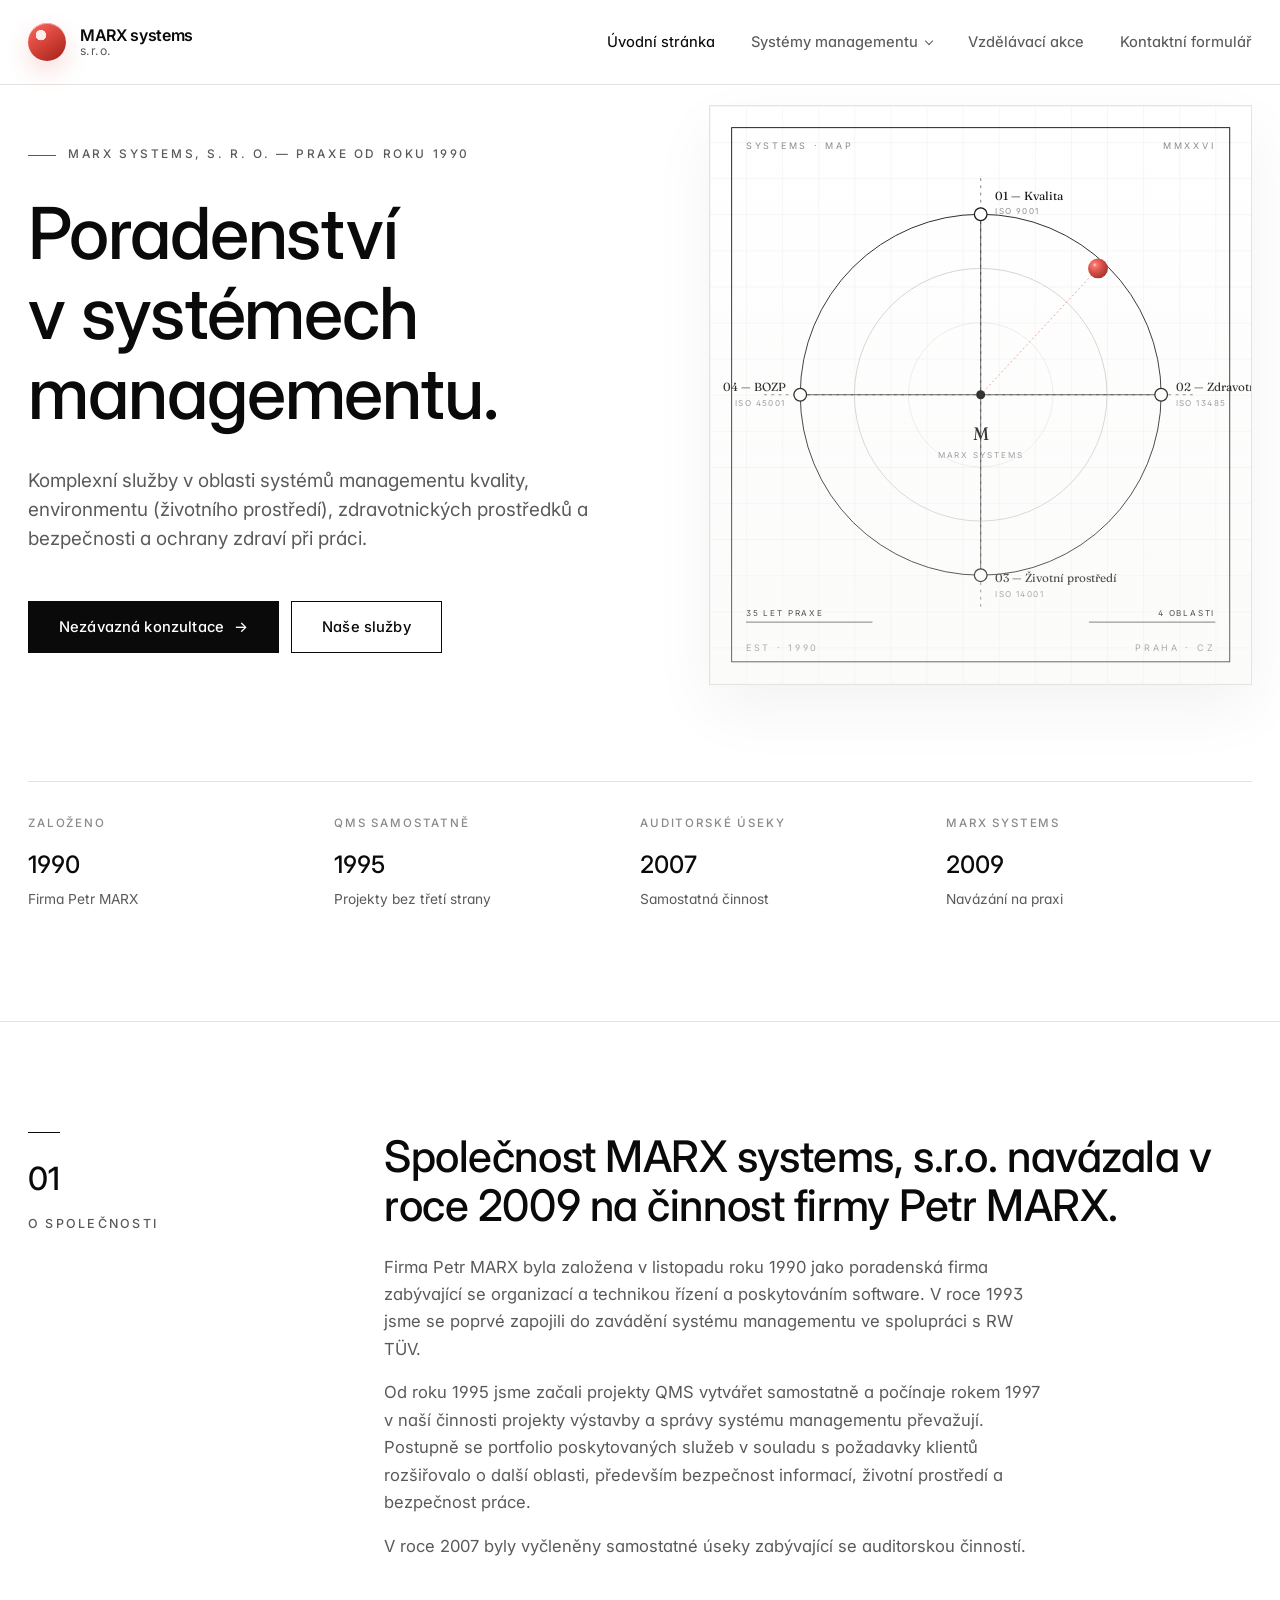
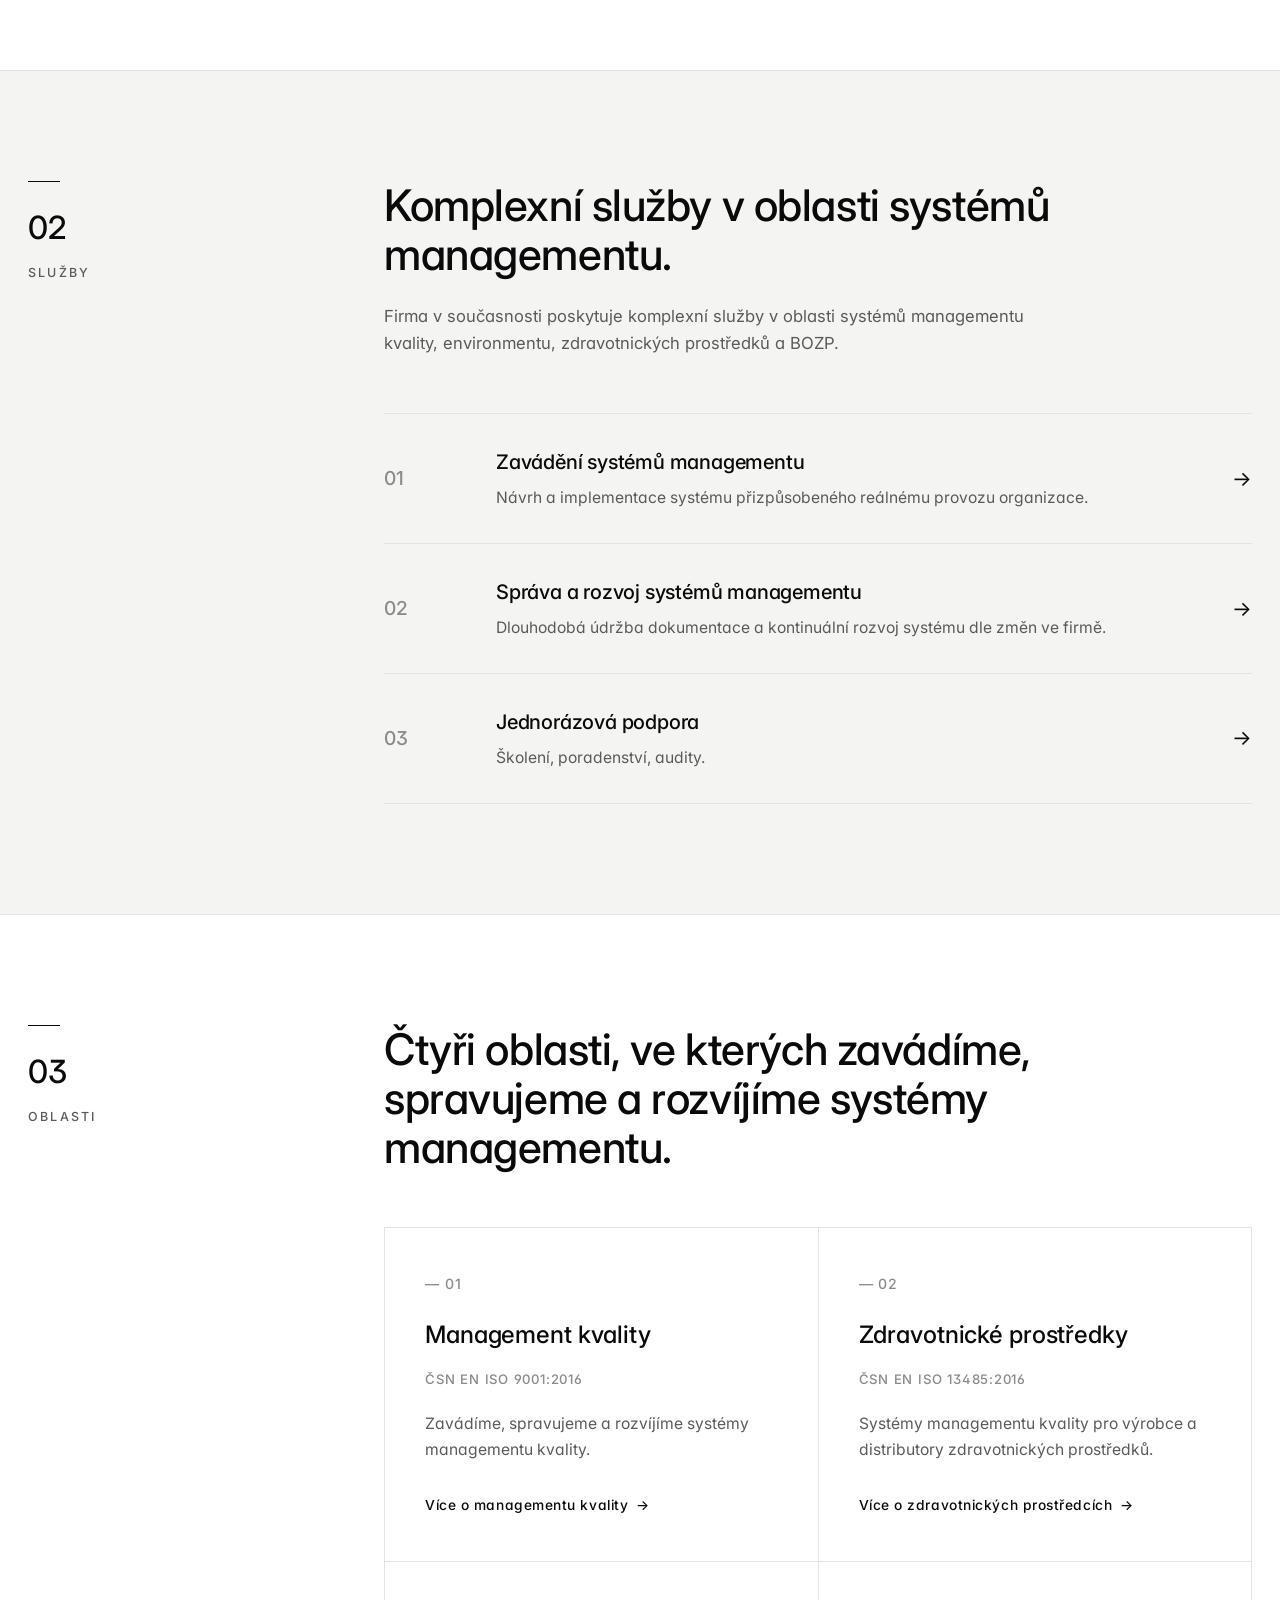
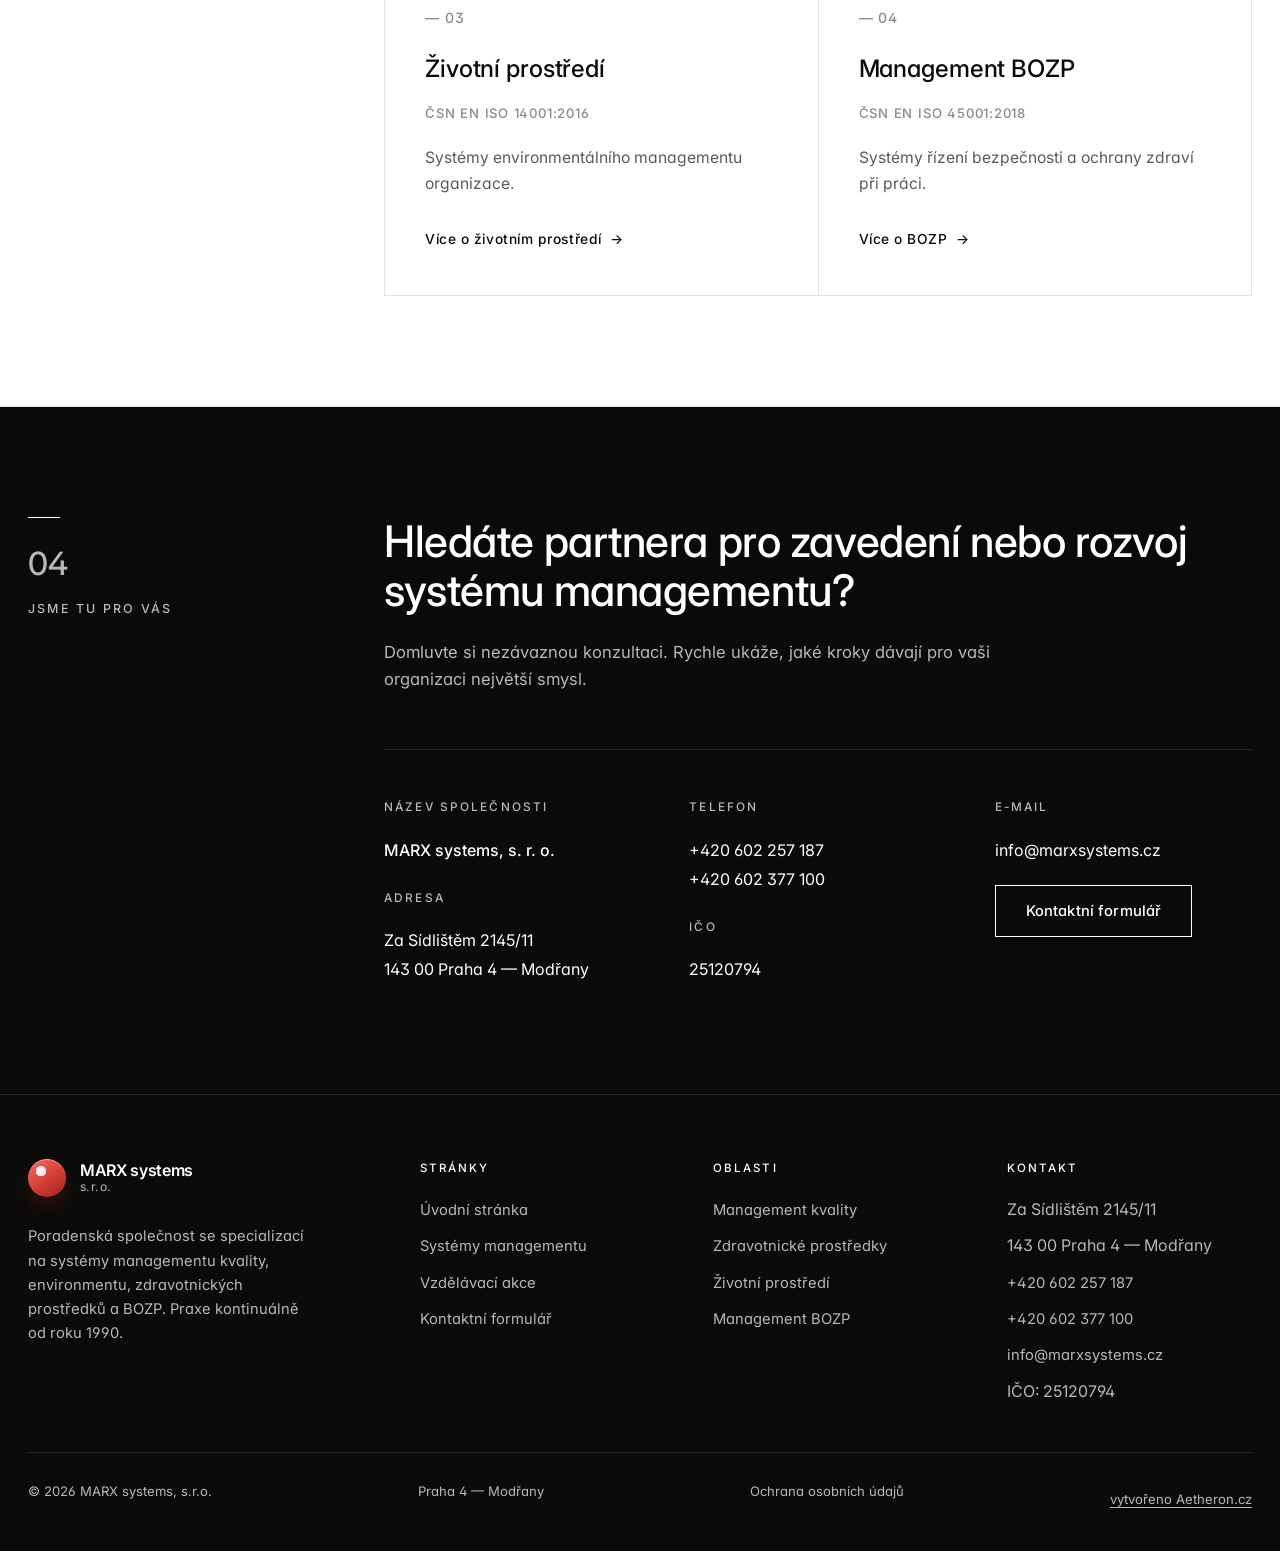
<file: index.html>
<!DOCTYPE html>
<html lang="cs">
<head>
  <meta charset="UTF-8" />
  <meta name="viewport" content="width=device-width, initial-scale=1.0" />
  <title>MARX systems, s.r.o. — Poradenská společnost</title>
  <meta name="description" content="MARX systems, s.r.o. — poradenství v oblasti systémů managementu kvality, zdravotnických prostředků, životního prostředí a BOZP. Praxe od roku 1990." />
  <link rel="preconnect" href="https://fonts.googleapis.com" />
  <link rel="preconnect" href="https://fonts.gstatic.com" crossorigin />
  <link href="https://fonts.googleapis.com/css2?family=Fraunces:opsz,wght@9..144,300;9..144,400;9..144,500&family=Inter:wght@400;450;500;600&display=swap" rel="stylesheet" />
  <link rel="stylesheet" href="styles.css" />
</head>
<body>
  <header class="site-header">
    <div class="container header-row">
      <a class="brand" href="index.html" aria-label="MARX systems">
        <span class="brand-mark" aria-hidden="true"></span>
        <span class="brand-text">
          <strong>MARX systems</strong>
          <small>s.r.o.</small>
        </span>
      </a>
      <nav class="site-nav" aria-label="Hlavní navigace">
        <a href="index.html" class="active">Úvodní stránka</a>
        <div class="nav-item">
          <a href="systemy-managementu.html">Systémy managementu</a>
          <div class="nav-dropdown">
            <a href="management-kvality.html">Management kvality</a>
            <a href="zdravotnicke-prostredky.html">Zdravotnické prostředky</a>
            <a href="zivotni-prostredi.html">Životní prostředí</a>
            <a href="management-bozp.html">Management BOZP</a>
          </div>
        </div>
        <a href="vzdelavaci-akce.html">Vzdělávací akce</a>
        <a href="kontakt.html">Kontaktní formulář</a>
      </nav>
    </div>
  </header>

  <main>
    <section class="hero">
      <div class="container">
        <div class="hero-grid">
          <div class="hero-copy">
            <p class="eyebrow">MARX systems, s.&nbsp;r.&nbsp;o. — praxe od roku 1990</p>
            <h1>Poradenství v&nbsp;systémech managementu.</h1>
            <p class="lead">Komplexní služby v oblasti systémů managementu kvality, environmentu (životního prostředí), zdravotnických prostředků a bezpečnosti a ochrany zdraví při práci.</p>
            <div class="hero-actions">
              <a class="button button-primary" href="kontakt.html"><span>Nezávazná konzultace</span><span class="arrow"></span></a>
              <a class="button button-ghost" href="systemy-managementu.html">Naše služby</a>
            </div>
          </div>

          <div class="hero-visual" aria-hidden="true">
            <svg viewBox="0 0 600 640" xmlns="http://www.w3.org/2000/svg" role="img" aria-label="Schéma systémů managementu">
              <defs>
                <pattern id="grid" width="40" height="40" patternUnits="userSpaceOnUse">
                  <path d="M 40 0 L 0 0 0 40" fill="none" stroke="#ececea" stroke-width="1"/>
                </pattern>
                <radialGradient id="redDot" cx="34%" cy="32%" r="70%">
                  <stop offset="0%" stop-color="#ffe0dc"/>
                  <stop offset="14%" stop-color="#ff675f"/>
                  <stop offset="55%" stop-color="#cf3e34"/>
                  <stop offset="100%" stop-color="#9f221b"/>
                </radialGradient>
              </defs>

              <rect x="0" y="0" width="600" height="640" fill="url(#grid)"/>
              <rect x="24" y="24" width="552" height="592" fill="none" stroke="#0a0a0a" stroke-width="1"/>

              <text x="40" y="48" font-family="Inter, sans-serif" font-size="10" letter-spacing="3" fill="#8a8a8a">SYSTEMS · MAP</text>
              <text x="560" y="48" font-family="Inter, sans-serif" font-size="10" letter-spacing="3" fill="#8a8a8a" text-anchor="end">MMXXVI</text>
              <text x="40" y="604" font-family="Inter, sans-serif" font-size="10" letter-spacing="3" fill="#8a8a8a">EST · 1990</text>
              <text x="560" y="604" font-family="Inter, sans-serif" font-size="10" letter-spacing="3" fill="#8a8a8a" text-anchor="end">PRAHA · CZ</text>

              <line x1="300" y1="80" x2="300" y2="560" stroke="#0a0a0a" stroke-width="0.6" stroke-dasharray="3 5"/>
              <line x1="60" y1="320" x2="540" y2="320" stroke="#0a0a0a" stroke-width="0.6" stroke-dasharray="3 5"/>

              <circle cx="300" cy="320" r="200" fill="none" stroke="#0a0a0a" stroke-width="1"/>
              <circle cx="300" cy="320" r="140" fill="none" stroke="#c0c0bc" stroke-width="0.8"/>
              <circle cx="300" cy="320" r="80"  fill="none" stroke="#dcdcd8" stroke-width="0.6"/>

              <line x1="300" y1="320" x2="300" y2="120" stroke="#0a0a0a" stroke-width="0.8"/>
              <line x1="300" y1="320" x2="500" y2="320" stroke="#0a0a0a" stroke-width="0.8"/>
              <line x1="300" y1="320" x2="300" y2="520" stroke="#0a0a0a" stroke-width="0.8"/>
              <line x1="300" y1="320" x2="100" y2="320" stroke="#0a0a0a" stroke-width="0.8"/>

              <circle cx="300" cy="320" r="5" fill="#0a0a0a"/>

              <circle cx="300" cy="120" r="7" fill="#ffffff" stroke="#0a0a0a" stroke-width="1.4"/>
              <circle cx="500" cy="320" r="7" fill="#ffffff" stroke="#0a0a0a" stroke-width="1.4"/>
              <circle cx="300" cy="520" r="7" fill="#ffffff" stroke="#0a0a0a" stroke-width="1.4"/>
              <circle cx="100" cy="320" r="7" fill="#ffffff" stroke="#0a0a0a" stroke-width="1.4"/>

              <circle cx="430" cy="180" r="11" fill="url(#redDot)"/>
              <line x1="430" y1="180" x2="300" y2="320" stroke="#cf3e34" stroke-width="0.6" stroke-dasharray="2 3"/>

              <text x="316" y="104" font-family="Fraunces, serif" font-size="13" fill="#0a0a0a">01 — Kvalita</text>
              <text x="316" y="120" font-family="Inter, sans-serif" font-size="9" letter-spacing="1.6" fill="#8a8a8a">ISO 9001</text>

              <text x="516" y="316" font-family="Fraunces, serif" font-size="13" fill="#0a0a0a">02 — Zdravotnické</text>
              <text x="516" y="332" font-family="Inter, sans-serif" font-size="9" letter-spacing="1.6" fill="#8a8a8a">ISO 13485</text>

              <text x="316" y="528" font-family="Fraunces, serif" font-size="13" fill="#0a0a0a">03 — Životní prostředí</text>
              <text x="316" y="544" font-family="Inter, sans-serif" font-size="9" letter-spacing="1.6" fill="#8a8a8a">ISO 14001</text>

              <text x="84" y="316" font-family="Fraunces, serif" font-size="13" fill="#0a0a0a" text-anchor="end">04 — BOZP</text>
              <text x="84" y="332" font-family="Inter, sans-serif" font-size="9" letter-spacing="1.6" fill="#8a8a8a" text-anchor="end">ISO 45001</text>

              <text x="300" y="332" font-family="Fraunces, serif" font-size="14" fill="#ffffff" text-anchor="middle" font-style="italic" opacity="0">M</text>
              <text x="300" y="370" font-family="Fraunces, serif" font-size="20" fill="#0a0a0a" text-anchor="middle">M</text>
              <text x="300" y="390" font-family="Inter, sans-serif" font-size="9" letter-spacing="2" fill="#8a8a8a" text-anchor="middle">MARX SYSTEMS</text>

              <line x1="40" y1="572" x2="180" y2="572" stroke="#0a0a0a" stroke-width="0.8"/>
              <text x="40" y="565" font-family="Inter, sans-serif" font-size="9" letter-spacing="2" fill="#0a0a0a">35 LET PRAXE</text>

              <line x1="420" y1="572" x2="560" y2="572" stroke="#0a0a0a" stroke-width="0.8"/>
              <text x="560" y="565" font-family="Inter, sans-serif" font-size="9" letter-spacing="2" fill="#0a0a0a" text-anchor="end">4 OBLASTI</text>
            </svg>
          </div>
        </div>

        <div class="hero-meta">
          <div>
            <span class="meta-label">Založeno</span>
            <span class="meta-value">1990</span>
            <span class="meta-sub">Firma Petr MARX</span>
          </div>
          <div>
            <span class="meta-label">QMS samostatně</span>
            <span class="meta-value">1995</span>
            <span class="meta-sub">Projekty bez třetí strany</span>
          </div>
          <div>
            <span class="meta-label">Auditorské úseky</span>
            <span class="meta-value">2007</span>
            <span class="meta-sub">Samostatná činnost</span>
          </div>
          <div>
            <span class="meta-label">MARX systems</span>
            <span class="meta-value">2009</span>
            <span class="meta-sub">Navázání na praxi</span>
          </div>
        </div>
      </div>
    </section>

    <section class="section">
      <div class="container two-col">
        <aside class="col-label">
          <div class="rule"></div>
          <span class="num">01</span>
          <p class="lbl">O společnosti</p>
        </aside>
        <div class="col-body">
          <h2>Společnost MARX systems, s.r.o. navázala v roce 2009 na činnost firmy Petr MARX.</h2>
          <p>Firma Petr MARX byla založena v listopadu roku 1990 jako poradenská firma zabývající se organizací a technikou řízení a poskytováním software. V roce 1993 jsme se poprvé zapojili do zavádění systému managementu ve spolupráci s RW TÜV.</p>
          <p>Od roku 1995 jsme začali projekty QMS vytvářet samostatně a počínaje rokem 1997 v naší činnosti projekty výstavby a správy systému managementu převažují. Postupně se portfolio poskytovaných služeb v souladu s požadavky klientů rozšiřovalo o další oblasti, především bezpečnost informací, životní prostředí a bezpečnost práce.</p>
          <p>V roce 2007 byly vyčleněny samostatné úseky zabývající se auditorskou činností.</p>
        </div>
      </div>
    </section>

    <section class="section bg-alt">
      <div class="container two-col">
        <aside class="col-label">
          <div class="rule"></div>
          <span class="num">02</span>
          <p class="lbl">Služby</p>
        </aside>
        <div class="col-body">
          <h2>Komplexní služby v oblasti systémů managementu.</h2>
          <p>Firma v současnosti poskytuje komplexní služby v oblasti systémů managementu kvality, environmentu, zdravotnických prostředků a BOZP.</p>
          <ol class="services-list">
            <li>
              <span class="num">01</span>
              <div>
                <h3>Zavádění systémů managementu</h3>
                <p>Návrh a implementace systému přizpůsobeného reálnému provozu organizace.</p>
              </div>
              <span class="arrow-cell">→</span>
            </li>
            <li>
              <span class="num">02</span>
              <div>
                <h3>Správa a rozvoj systémů managementu</h3>
                <p>Dlouhodobá údržba dokumentace a kontinuální rozvoj systému dle změn ve firmě.</p>
              </div>
              <span class="arrow-cell">→</span>
            </li>
            <li>
              <span class="num">03</span>
              <div>
                <h3>Jednorázová podpora</h3>
                <p>Školení, poradenství, audity.</p>
              </div>
              <span class="arrow-cell">→</span>
            </li>
          </ol>
        </div>
      </div>
    </section>

    <section class="section">
      <div class="container two-col">
        <aside class="col-label">
          <div class="rule"></div>
          <span class="num">03</span>
          <p class="lbl">Oblasti</p>
        </aside>
        <div class="col-body">
          <h2>Čtyři oblasti, ve kterých zavádíme, spravujeme a rozvíjíme systémy managementu.</h2>
          <div class="areas-grid">
            <article>
              <span class="area-num">— 01</span>
              <h3>Management kvality</h3>
              <p class="iso">ČSN EN ISO 9001:2016</p>
              <p>Zavádíme, spravujeme a rozvíjíme systémy managementu kvality.</p>
              <a class="area-link" href="management-kvality.html">Více o managementu kvality</a>
            </article>
            <article>
              <span class="area-num">— 02</span>
              <h3>Zdravotnické prostředky</h3>
              <p class="iso">ČSN EN ISO 13485:2016</p>
              <p>Systémy managementu kvality pro výrobce a distributory zdravotnických prostředků.</p>
              <a class="area-link" href="zdravotnicke-prostredky.html">Více o zdravotnických prostředcích</a>
            </article>
            <article>
              <span class="area-num">— 03</span>
              <h3>Životní prostředí</h3>
              <p class="iso">ČSN EN ISO 14001:2016</p>
              <p>Systémy environmentálního managementu organizace.</p>
              <a class="area-link" href="zivotni-prostredi.html">Více o životním prostředí</a>
            </article>
            <article>
              <span class="area-num">— 04</span>
              <h3>Management BOZP</h3>
              <p class="iso">ČSN EN ISO 45001:2018</p>
              <p>Systémy řízení bezpečnosti a ochrany zdraví při práci.</p>
              <a class="area-link" href="management-bozp.html">Více o BOZP</a>
            </article>
          </div>
        </div>
      </div>
    </section>

    <section class="section section-dark">
      <div class="container two-col">
        <aside class="col-label">
          <div class="rule"></div>
          <span class="num">04</span>
          <p class="lbl">Jsme tu pro Vás</p>
        </aside>
        <div class="col-body">
          <h2>Hledáte partnera pro zavedení nebo rozvoj systému managementu?</h2>
          <p>Domluvte si nezávaznou konzultaci. Rychle ukáže, jaké kroky dávají pro vaši organizaci největší smysl.</p>
          <div class="contact-grid">
            <div>
              <span class="contact-label">Název společnosti</span>
              <p style="font-weight:500">MARX systems, s.&nbsp;r.&nbsp;o.</p>
              <span class="contact-label" style="margin-top:24px">Adresa</span>
              <p>Za Sídlištěm 2145/11<br />143 00 Praha 4 — Modřany</p>
            </div>
            <div>
              <span class="contact-label">Telefon</span>
              <p>
                <a href="tel:+420602257187">+420 602 257 187</a><br />
                <a href="tel:+420602377100">+420 602 377 100</a>
              </p>
              <span class="contact-label" style="margin-top:24px">IČO</span>
              <p>25120794</p>
            </div>
            <div>
              <span class="contact-label">E-mail</span>
              <p><a href="mailto:info@marxsystems.cz">info@marxsystems.cz</a></p>
              <p style="margin-top:20px"><a class="button button-ghost on-dark" href="kontakt.html">Kontaktní formulář</a></p>
            </div>
          </div>
        </div>
      </div>
    </section>
  </main>

  <footer class="site-footer">
    <div class="container">
      <div class="footer-grid">
        <div class="footer-brand">
          <a class="brand brand-footer" href="index.html" aria-label="MARX systems">
            <span class="brand-mark" aria-hidden="true"></span>
            <span class="brand-text"><strong>MARX systems</strong><small>s.r.o.</small></span>
          </a>
          <p>Poradenská společnost se specializací na systémy managementu kvality, environmentu, zdravotnických prostředků a BOZP. Praxe kontinuálně od roku 1990.</p>
        </div>
        <div class="footer-col">
          <h5>Stránky</h5>
          <ul>
            <li><a href="index.html">Úvodní stránka</a></li>
            <li><a href="systemy-managementu.html">Systémy managementu</a></li>
            <li><a href="vzdelavaci-akce.html">Vzdělávací akce</a></li>
            <li><a href="kontakt.html">Kontaktní formulář</a></li>
          </ul>
        </div>
        <div class="footer-col">
          <h5>Oblasti</h5>
          <ul>
            <li><a href="management-kvality.html">Management kvality</a></li>
            <li><a href="zdravotnicke-prostredky.html">Zdravotnické prostředky</a></li>
            <li><a href="zivotni-prostredi.html">Životní prostředí</a></li>
            <li><a href="management-bozp.html">Management BOZP</a></li>
          </ul>
        </div>
        <div class="footer-col">
          <h5>Kontakt</h5>
          <ul>
            <li>Za Sídlištěm 2145/11</li>
            <li>143 00 Praha 4 — Modřany</li>
            <li><a href="tel:+420602257187">+420 602 257 187</a></li>
            <li><a href="tel:+420602377100">+420 602 377 100</a></li>
            <li><a href="mailto:info@marxsystems.cz">info@marxsystems.cz</a></li>
            <li>IČO: 25120794</li>
          </ul>
        </div>
      </div>
      <div class="footer-base">
        <p>© 2026 MARX systems, s.r.o.</p>
        <p>Praha 4 — Modřany</p><p><a href="ochrana-osobnich-udaju.html">Ochrana osobních údajů</a></p><p><a class="footer-credit" href="https://aetheron.cz">vytvořeno Aetheron.cz</a></p>
      </div>
    </div>
  </footer>
</body>
</html>
</file>
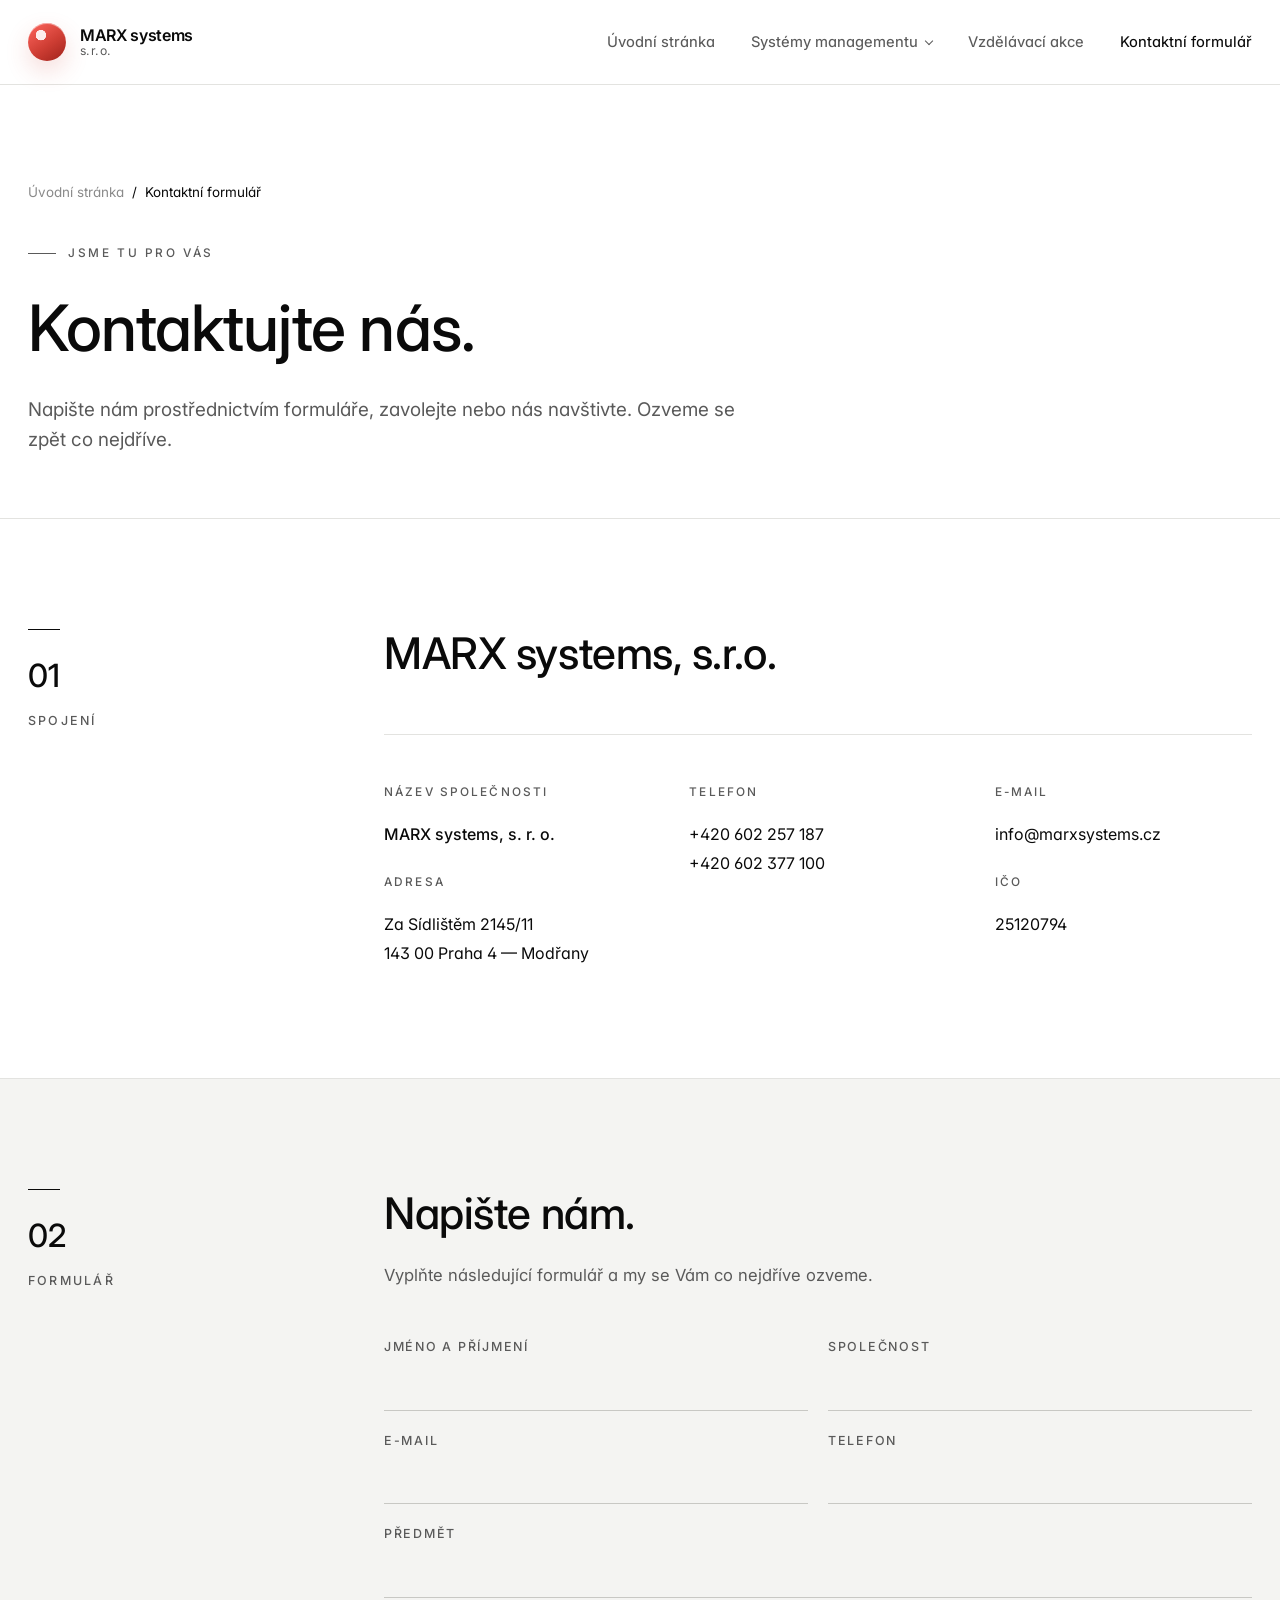
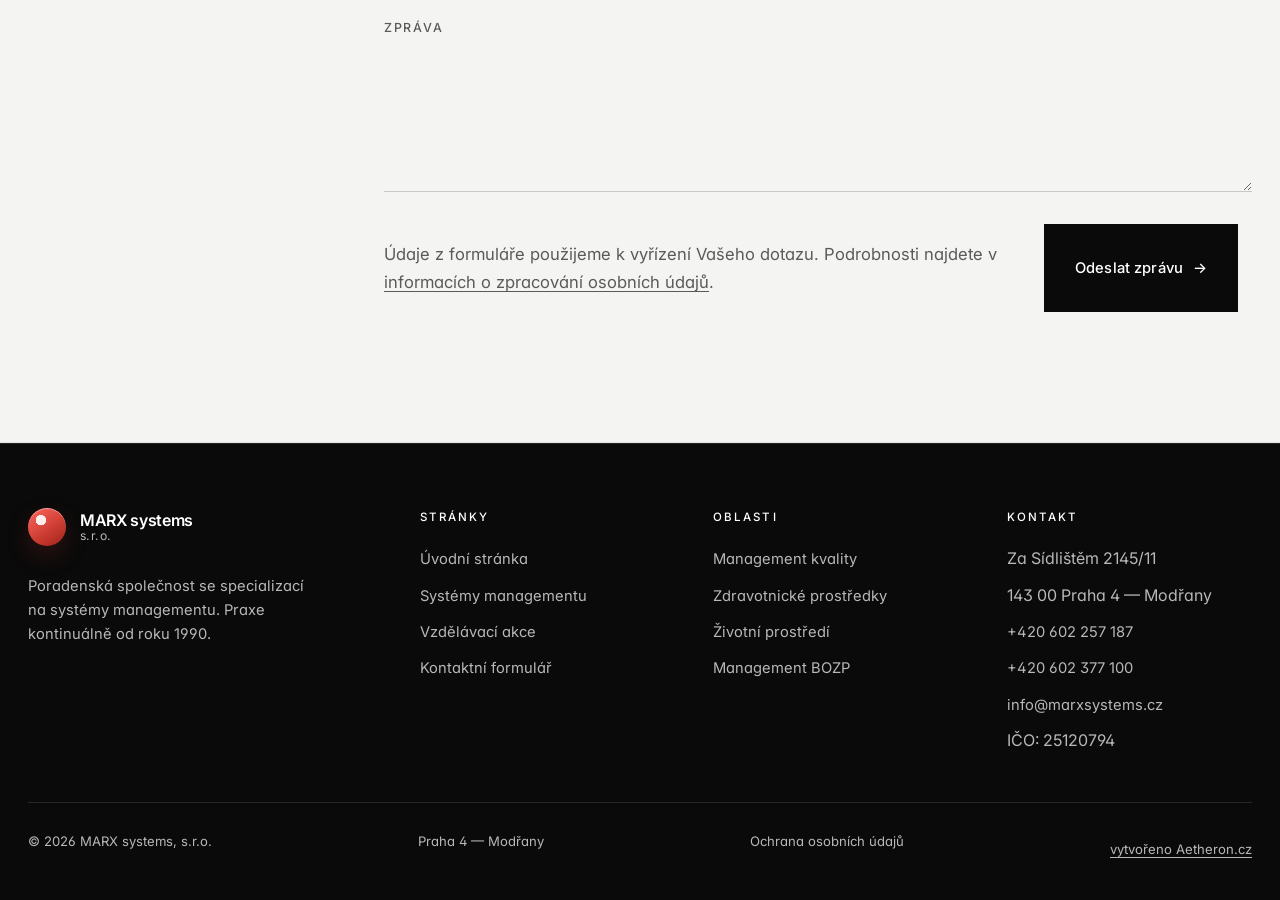
<file: kontakt.html>
<!DOCTYPE html>
<html lang="cs">
<head>
  <meta charset="UTF-8" />
  <meta name="viewport" content="width=device-width, initial-scale=1.0" />
  <title>Kontaktní formulář — MARX systems, s.r.o.</title>
  <meta name="description" content="Kontaktujte MARX systems, s.r.o. — adresa, telefon, e-mail a kontaktní formulář." />
  <link rel="preconnect" href="https://fonts.googleapis.com" />
  <link rel="preconnect" href="https://fonts.gstatic.com" crossorigin />
  <link href="https://fonts.googleapis.com/css2?family=Fraunces:opsz,wght@9..144,300;9..144,400;9..144,500&family=Inter:wght@400;450;500;600&display=swap" rel="stylesheet" />
  <link rel="stylesheet" href="styles.css" />
</head>
<body>
  <header class="site-header">
    <div class="container header-row">
      <a class="brand" href="index.html"><span class="brand-mark" aria-hidden="true"></span><span class="brand-text"><strong>MARX systems</strong><small>s.r.o.</small></span></a>
      <nav class="site-nav">
        <a href="index.html">Úvodní stránka</a>
        <div class="nav-item">
          <a href="systemy-managementu.html">Systémy managementu</a>
          <div class="nav-dropdown">
            <a href="management-kvality.html">Management kvality</a>
            <a href="zdravotnicke-prostredky.html">Zdravotnické prostředky</a>
            <a href="zivotni-prostredi.html">Životní prostředí</a>
            <a href="management-bozp.html">Management BOZP</a>
          </div>
        </div>
        <a href="vzdelavaci-akce.html">Vzdělávací akce</a>
        <a href="kontakt.html" class="active">Kontaktní formulář</a>
      </nav>
    </div>
  </header>

  <main>
    <section class="page-hero">
      <div class="container">
        <nav class="breadcrumb">
          <a href="index.html">Úvodní stránka</a><span>/</span><span>Kontaktní formulář</span>
        </nav>
        <p class="eyebrow">Jsme tu pro Vás</p>
        <h1>Kontaktujte nás.</h1>
        <p class="lead">Napište nám prostřednictvím formuláře, zavolejte nebo nás navštivte. Ozveme se zpět co nejdříve.</p>
      </div>
    </section>

    <section class="section">
      <div class="container two-col">
        <aside class="col-label">
          <div class="rule"></div>
          <span class="num">01</span>
          <p class="lbl">Spojení</p>
        </aside>
        <div class="col-body">
          <h2>MARX systems, s.r.o.</h2>
          <div class="contact-grid" style="border-top:1px solid var(--line);">
            <div>
              <span class="contact-label" style="color:var(--muted)">Název společnosti</span>
              <p style="color:var(--text);font-weight:500">MARX systems, s.&nbsp;r.&nbsp;o.</p>
              <span class="contact-label" style="color:var(--muted);margin-top:24px">Adresa</span>
              <p style="color:var(--text)">Za Sídlištěm 2145/11<br />143 00 Praha 4 — Modřany</p>
            </div>
            <div>
              <span class="contact-label" style="color:var(--muted)">Telefon</span>
              <p style="color:var(--text)">
                <a href="tel:+420602257187">+420 602 257 187</a><br />
                <a href="tel:+420602377100">+420 602 377 100</a>
              </p>
            </div>
            <div>
              <span class="contact-label" style="color:var(--muted)">E-mail</span>
              <p style="color:var(--text)"><a href="mailto:info@marxsystems.cz">info@marxsystems.cz</a></p>
              <span class="contact-label" style="color:var(--muted);margin-top:24px">IČO</span>
              <p style="color:var(--text)">25120794</p>
            </div>
          </div>
        </div>
      </div>
    </section>

    <section class="section bg-alt">
      <div class="container two-col">
        <aside class="col-label">
          <div class="rule"></div>
          <span class="num">02</span>
          <p class="lbl">Formulář</p>
        </aside>
        <div class="col-body">
          <h2>Napište nám.</h2>
          <p>Vyplňte následující formulář a my se Vám co nejdříve ozveme.</p>
          <form class="form-card" action="contact.php" method="post" data-contact-form>
            <div class="form-row">
              <div class="form-field">
                <label for="name">Jméno a příjmení</label>
                <input type="text" id="name" name="name" required />
              </div>
              <div class="form-field">
                <label for="company">Společnost</label>
                <input type="text" id="company" name="company" />
              </div>
            </div>
            <div class="form-row">
              <div class="form-field">
                <label for="email">E-mail</label>
                <input type="email" id="email" name="email" required />
              </div>
              <div class="form-field">
                <label for="phone">Telefon</label>
                <input type="tel" id="phone" name="phone" />
              </div>
            </div>
            <div class="form-field">
              <label for="subject">Předmět</label>
              <input type="text" id="subject" name="subject" />
            </div>
            <div class="form-field">
              <label for="message">Zpráva</label>
              <textarea id="message" name="message" rows="6" required></textarea>
            </div>
            <div class="form-actions">
              <p class="privacy-note">Údaje z formuláře použijeme k vyřízení Vašeho dotazu. Podrobnosti najdete v <a href="ochrana-osobnich-udaju.html">informacích o zpracování osobních údajů</a>.</p>
                    <button type="submit" class="button button-primary"><span>Odeslat zprávu</span><span class="arrow"></span></button>
            </div>
              <div hidden aria-hidden="true"><label>Web<input type="text" name="website" tabindex="-1" autocomplete="off"></label></div>
                    <p data-form-status role="status" aria-live="polite" aria-atomic="true"></p>
                </form>
        </div>
      </div>
    </section>
  </main>

  <footer class="site-footer">
    <div class="container">
      <div class="footer-grid">
        <div class="footer-brand">
          <a class="brand brand-footer" href="index.html"><span class="brand-mark" aria-hidden="true"></span><span class="brand-text"><strong>MARX systems</strong><small>s.r.o.</small></span></a>
          <p>Poradenská společnost se specializací na systémy managementu. Praxe kontinuálně od roku 1990.</p>
        </div>
        <div class="footer-col"><h5>Stránky</h5><ul><li><a href="index.html">Úvodní stránka</a></li><li><a href="systemy-managementu.html">Systémy managementu</a></li><li><a href="vzdelavaci-akce.html">Vzdělávací akce</a></li><li><a href="kontakt.html">Kontaktní formulář</a></li></ul></div>
        <div class="footer-col"><h5>Oblasti</h5><ul><li><a href="management-kvality.html">Management kvality</a></li><li><a href="zdravotnicke-prostredky.html">Zdravotnické prostředky</a></li><li><a href="zivotni-prostredi.html">Životní prostředí</a></li><li><a href="management-bozp.html">Management BOZP</a></li></ul></div>
        <div class="footer-col"><h5>Kontakt</h5><ul><li>Za Sídlištěm 2145/11</li><li>143 00 Praha 4 — Modřany</li><li><a href="tel:+420602257187">+420 602 257 187</a></li>
            <li><a href="tel:+420602377100">+420 602 377 100</a></li>
            <li><a href="mailto:info@marxsystems.cz">info@marxsystems.cz</a></li>
            <li>IČO: 25120794</li></ul></div>
      </div>
      <div class="footer-base"><p>© 2026 MARX systems, s.r.o.</p><p>Praha 4 — Modřany</p><p><a href="ochrana-osobnich-udaju.html">Ochrana osobních údajů</a></p><p><a class="footer-credit" href="https://aetheron.cz">vytvořeno Aetheron.cz</a></p></div>
    </div>
  </footer>
    <script src="contact.js" defer></script>
</body>
</html>
</file>
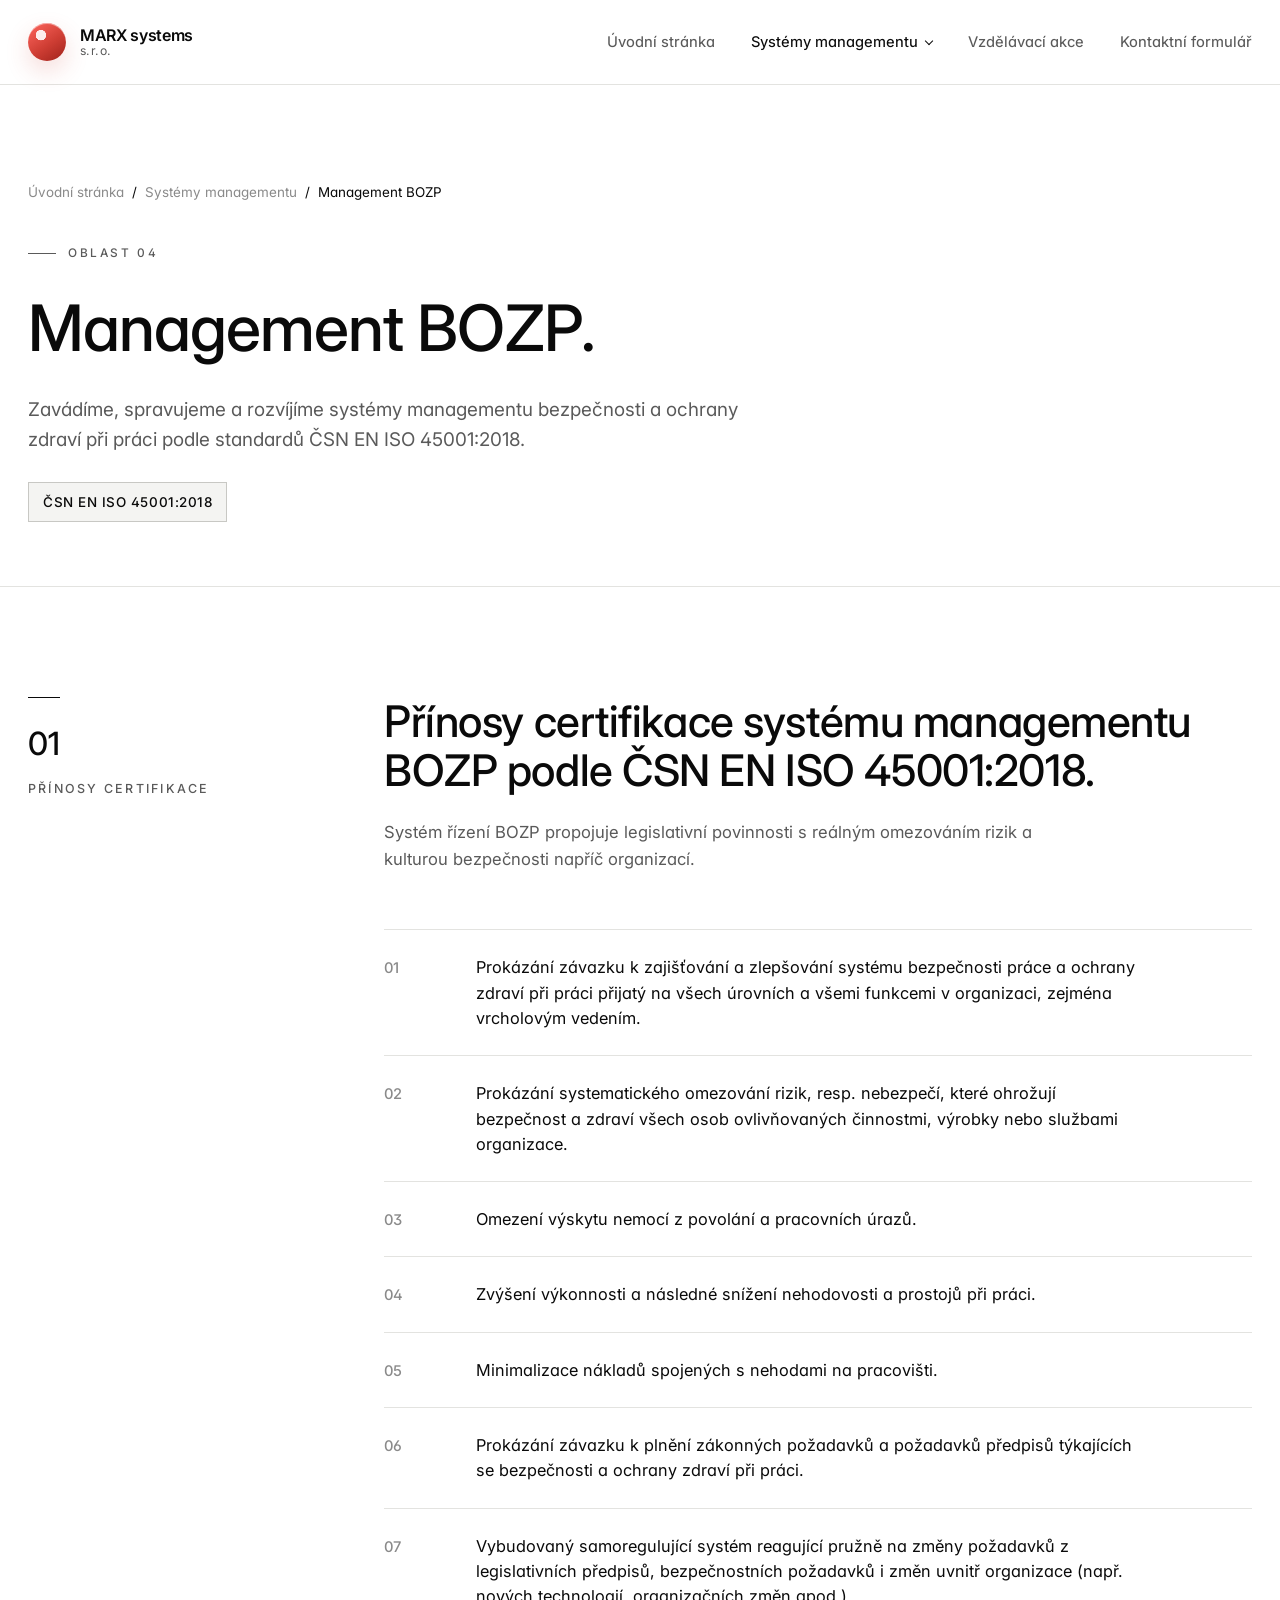
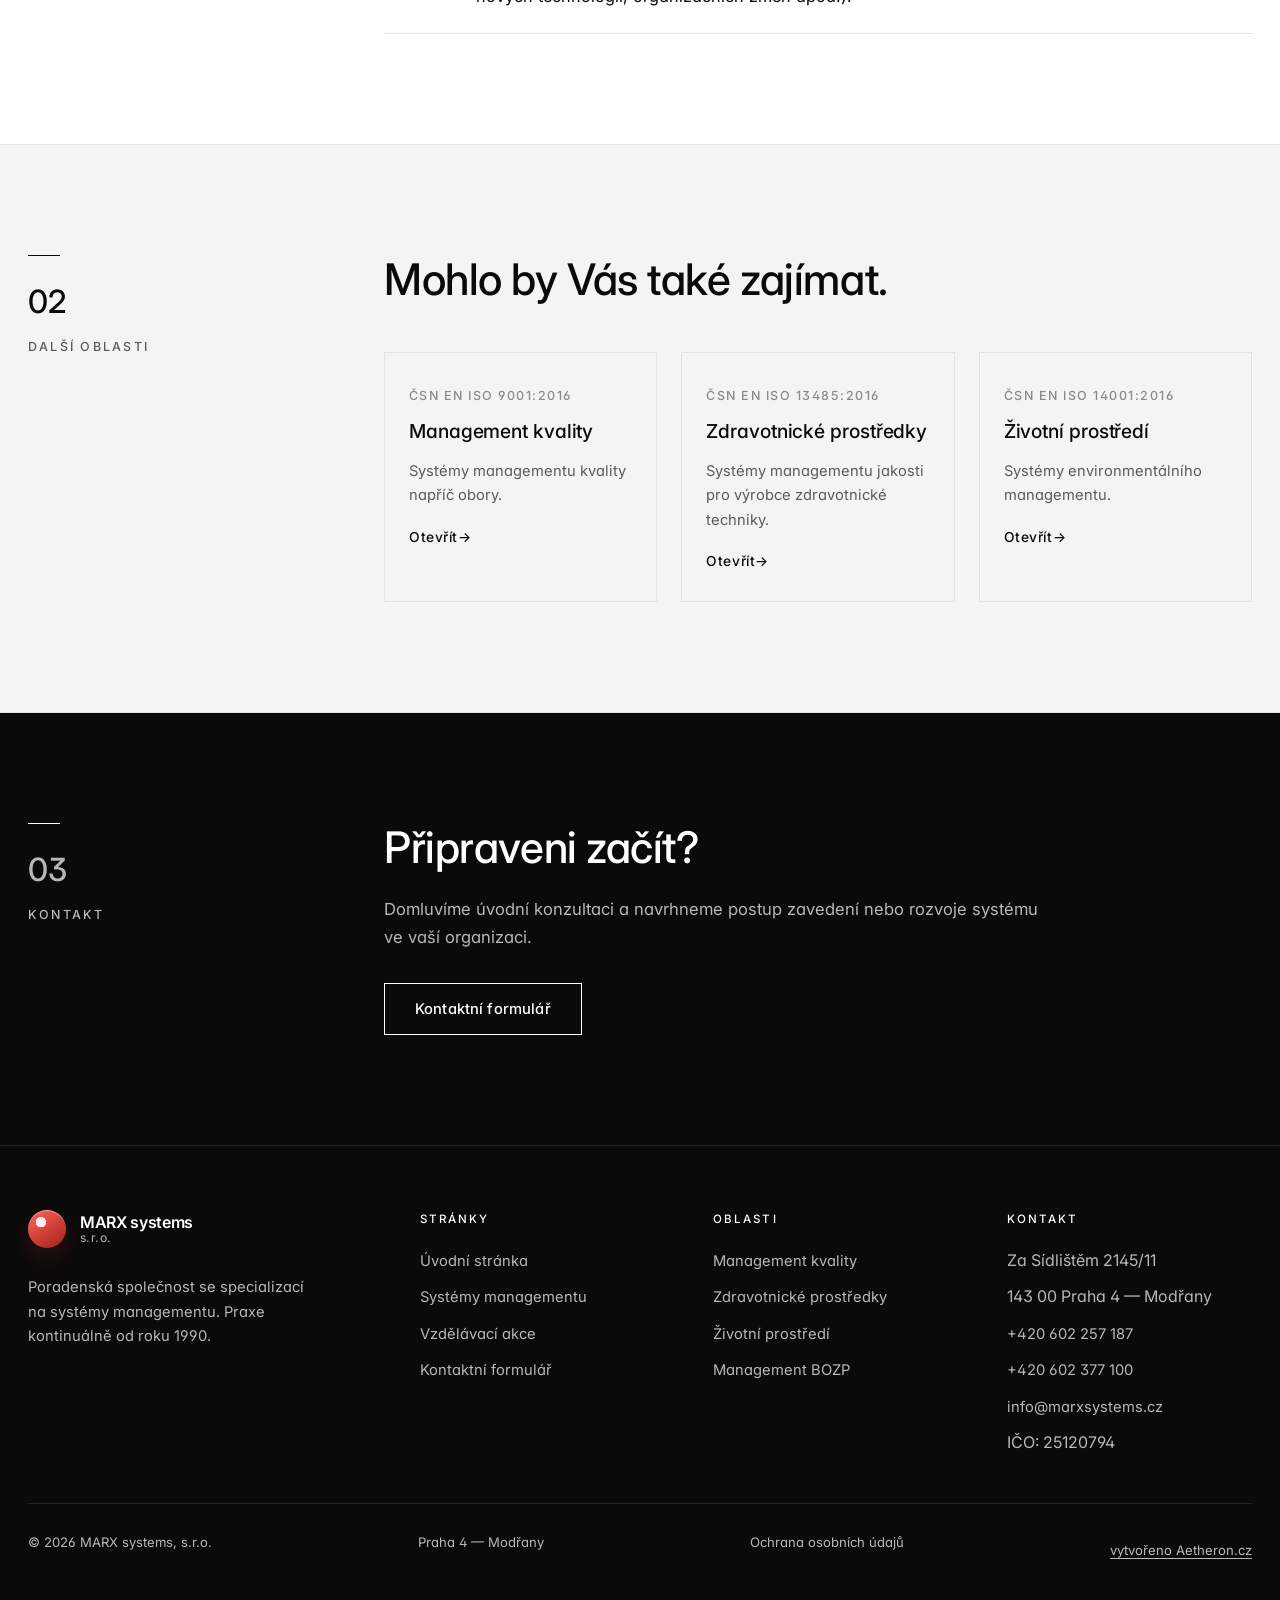
<file: management-bozp.html>
<!DOCTYPE html>
<html lang="cs">
<head>
  <meta charset="UTF-8" />
  <meta name="viewport" content="width=device-width, initial-scale=1.0" />
  <title>Management BOZP — MARX systems, s.r.o.</title>
  <meta name="description" content="Systémy managementu BOZP podle ČSN EN ISO 45001:2018." />
  <link rel="preconnect" href="https://fonts.googleapis.com" />
  <link rel="preconnect" href="https://fonts.gstatic.com" crossorigin />
  <link href="https://fonts.googleapis.com/css2?family=Fraunces:opsz,wght@9..144,300;9..144,400;9..144,500&family=Inter:wght@400;450;500;600&display=swap" rel="stylesheet" />
  <link rel="stylesheet" href="styles.css" />
</head>
<body>
  <header class="site-header">
    <div class="container header-row">
      <a class="brand" href="index.html"><span class="brand-mark" aria-hidden="true"></span><span class="brand-text"><strong>MARX systems</strong><small>s.r.o.</small></span></a>
      <nav class="site-nav">
        <a href="index.html">Úvodní stránka</a>
        <div class="nav-item">
          <a href="systemy-managementu.html" class="active">Systémy managementu</a>
          <div class="nav-dropdown">
            <a href="management-kvality.html">Management kvality</a>
            <a href="zdravotnicke-prostredky.html">Zdravotnické prostředky</a>
            <a href="zivotni-prostredi.html">Životní prostředí</a>
            <a href="management-bozp.html">Management BOZP</a>
          </div>
        </div>
        <a href="vzdelavaci-akce.html">Vzdělávací akce</a>
        <a href="kontakt.html">Kontaktní formulář</a>
      </nav>
    </div>
  </header>

  <main>
    <section class="page-hero">
      <div class="container">
        <nav class="breadcrumb">
          <a href="index.html">Úvodní stránka</a><span>/</span><a href="systemy-managementu.html">Systémy managementu</a><span>/</span><span>Management BOZP</span>
        </nav>
        <p class="eyebrow">Oblast 04</p>
        <h1>Management BOZP.</h1>
        <p class="lead">Zavádíme, spravujeme a rozvíjíme systémy managementu bezpečnosti a ochrany zdraví při práci podle standardů ČSN EN ISO 45001:2018.</p>
        <span class="standard">ČSN EN ISO 45001:2018</span>
      </div>
    </section>

    <section class="section">
      <div class="container two-col">
        <aside class="col-label">
          <div class="rule"></div>
          <span class="num">01</span>
          <p class="lbl">Přínosy certifikace</p>
        </aside>
        <div class="col-body">
          <h2>Přínosy certifikace systému managementu BOZP podle ČSN EN ISO 45001:2018.</h2>
          <p>Systém řízení BOZP propojuje legislativní povinnosti s reálným omezováním rizik a kulturou bezpečnosti napříč organizací.</p>
          <ol class="benefits">
            <li><span class="b-num">01</span><p>Prokázání závazku k zajišťování a zlepšování systému bezpečnosti práce a ochrany zdraví při práci přijatý na všech úrovních a všemi funkcemi v organizaci, zejména vrcholovým vedením.</p></li>
            <li><span class="b-num">02</span><p>Prokázání systematického omezování rizik, resp. nebezpečí, které ohrožují bezpečnost a zdraví všech osob ovlivňovaných činnostmi, výrobky nebo službami organizace.</p></li>
            <li><span class="b-num">03</span><p>Omezení výskytu nemocí z povolání a pracovních úrazů.</p></li>
            <li><span class="b-num">04</span><p>Zvýšení výkonnosti a následné snížení nehodovosti a prostojů při práci.</p></li>
            <li><span class="b-num">05</span><p>Minimalizace nákladů spojených s nehodami na pracovišti.</p></li>
            <li><span class="b-num">06</span><p>Prokázání závazku k plnění zákonných požadavků a požadavků předpisů týkajících se bezpečnosti a ochrany zdraví při práci.</p></li>
            <li><span class="b-num">07</span><p>Vybudovaný samoregulující systém reagující pružně na změny požadavků z legislativních předpisů, bezpečnostních požadavků i změn uvnitř organizace (např. nových technologií, organizačních změn apod.).</p></li>
          </ol>
        </div>
      </div>
    </section>

    <section class="section bg-alt">
      <div class="container two-col">
        <aside class="col-label"><div class="rule"></div><span class="num">02</span><p class="lbl">Další oblasti</p></aside>
        <div class="col-body">
          <h2>Mohlo by Vás také zajímat.</h2>
          <div class="related">
            <a href="management-kvality.html"><span class="r-iso">ČSN EN ISO 9001:2016</span><h4>Management kvality</h4><p>Systémy managementu kvality napříč obory.</p><span class="r-arrow">Otevřít</span></a>
            <a href="zdravotnicke-prostredky.html"><span class="r-iso">ČSN EN ISO 13485:2016</span><h4>Zdravotnické prostředky</h4><p>Systémy managementu jakosti pro výrobce zdravotnické techniky.</p><span class="r-arrow">Otevřít</span></a>
            <a href="zivotni-prostredi.html"><span class="r-iso">ČSN EN ISO 14001:2016</span><h4>Životní prostředí</h4><p>Systémy environmentálního managementu.</p><span class="r-arrow">Otevřít</span></a>
          </div>
        </div>
      </div>
    </section>

    <section class="section section-dark">
      <div class="container two-col">
        <aside class="col-label"><div class="rule"></div><span class="num">03</span><p class="lbl">Kontakt</p></aside>
        <div class="col-body">
          <h2>Připraveni začít?</h2>
          <p>Domluvíme úvodní konzultaci a navrhneme postup zavedení nebo rozvoje systému ve vaší organizaci.</p>
          <p style="margin-top:32px"><a class="button button-ghost on-dark" href="kontakt.html">Kontaktní formulář</a></p>
        </div>
      </div>
    </section>
  </main>

  <footer class="site-footer">
    <div class="container">
      <div class="footer-grid">
        <div class="footer-brand">
          <a class="brand brand-footer" href="index.html"><span class="brand-mark" aria-hidden="true"></span><span class="brand-text"><strong>MARX systems</strong><small>s.r.o.</small></span></a>
          <p>Poradenská společnost se specializací na systémy managementu. Praxe kontinuálně od roku 1990.</p>
        </div>
        <div class="footer-col"><h5>Stránky</h5><ul><li><a href="index.html">Úvodní stránka</a></li><li><a href="systemy-managementu.html">Systémy managementu</a></li><li><a href="vzdelavaci-akce.html">Vzdělávací akce</a></li><li><a href="kontakt.html">Kontaktní formulář</a></li></ul></div>
        <div class="footer-col"><h5>Oblasti</h5><ul><li><a href="management-kvality.html">Management kvality</a></li><li><a href="zdravotnicke-prostredky.html">Zdravotnické prostředky</a></li><li><a href="zivotni-prostredi.html">Životní prostředí</a></li><li><a href="management-bozp.html">Management BOZP</a></li></ul></div>
        <div class="footer-col"><h5>Kontakt</h5><ul><li>Za Sídlištěm 2145/11</li><li>143 00 Praha 4 — Modřany</li><li><a href="tel:+420602257187">+420 602 257 187</a></li>
            <li><a href="tel:+420602377100">+420 602 377 100</a></li>
            <li><a href="mailto:info@marxsystems.cz">info@marxsystems.cz</a></li>
            <li>IČO: 25120794</li></ul></div>
      </div>
      <div class="footer-base"><p>© 2026 MARX systems, s.r.o.</p><p>Praha 4 — Modřany</p><p><a href="ochrana-osobnich-udaju.html">Ochrana osobních údajů</a></p><p><a class="footer-credit" href="https://aetheron.cz">vytvořeno Aetheron.cz</a></p></div>
    </div>
  </footer>
</body>
</html>
</file>
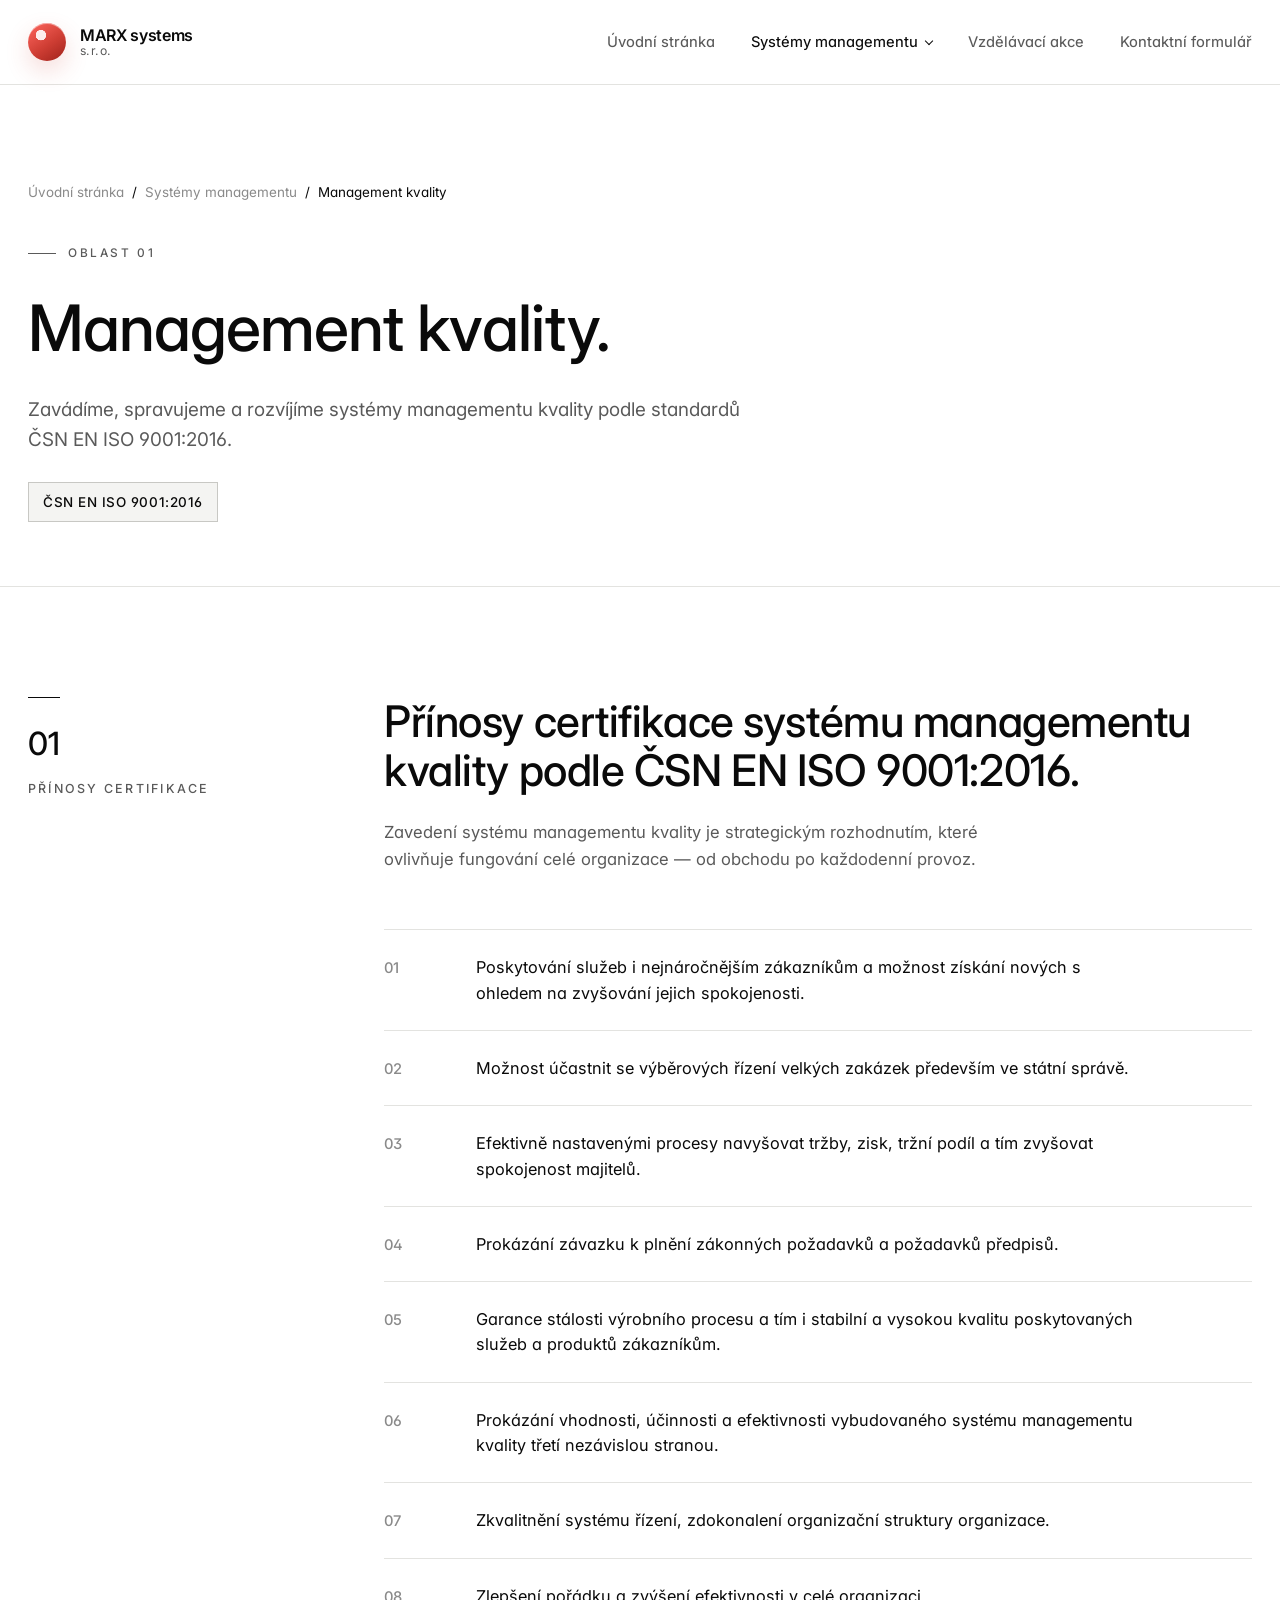
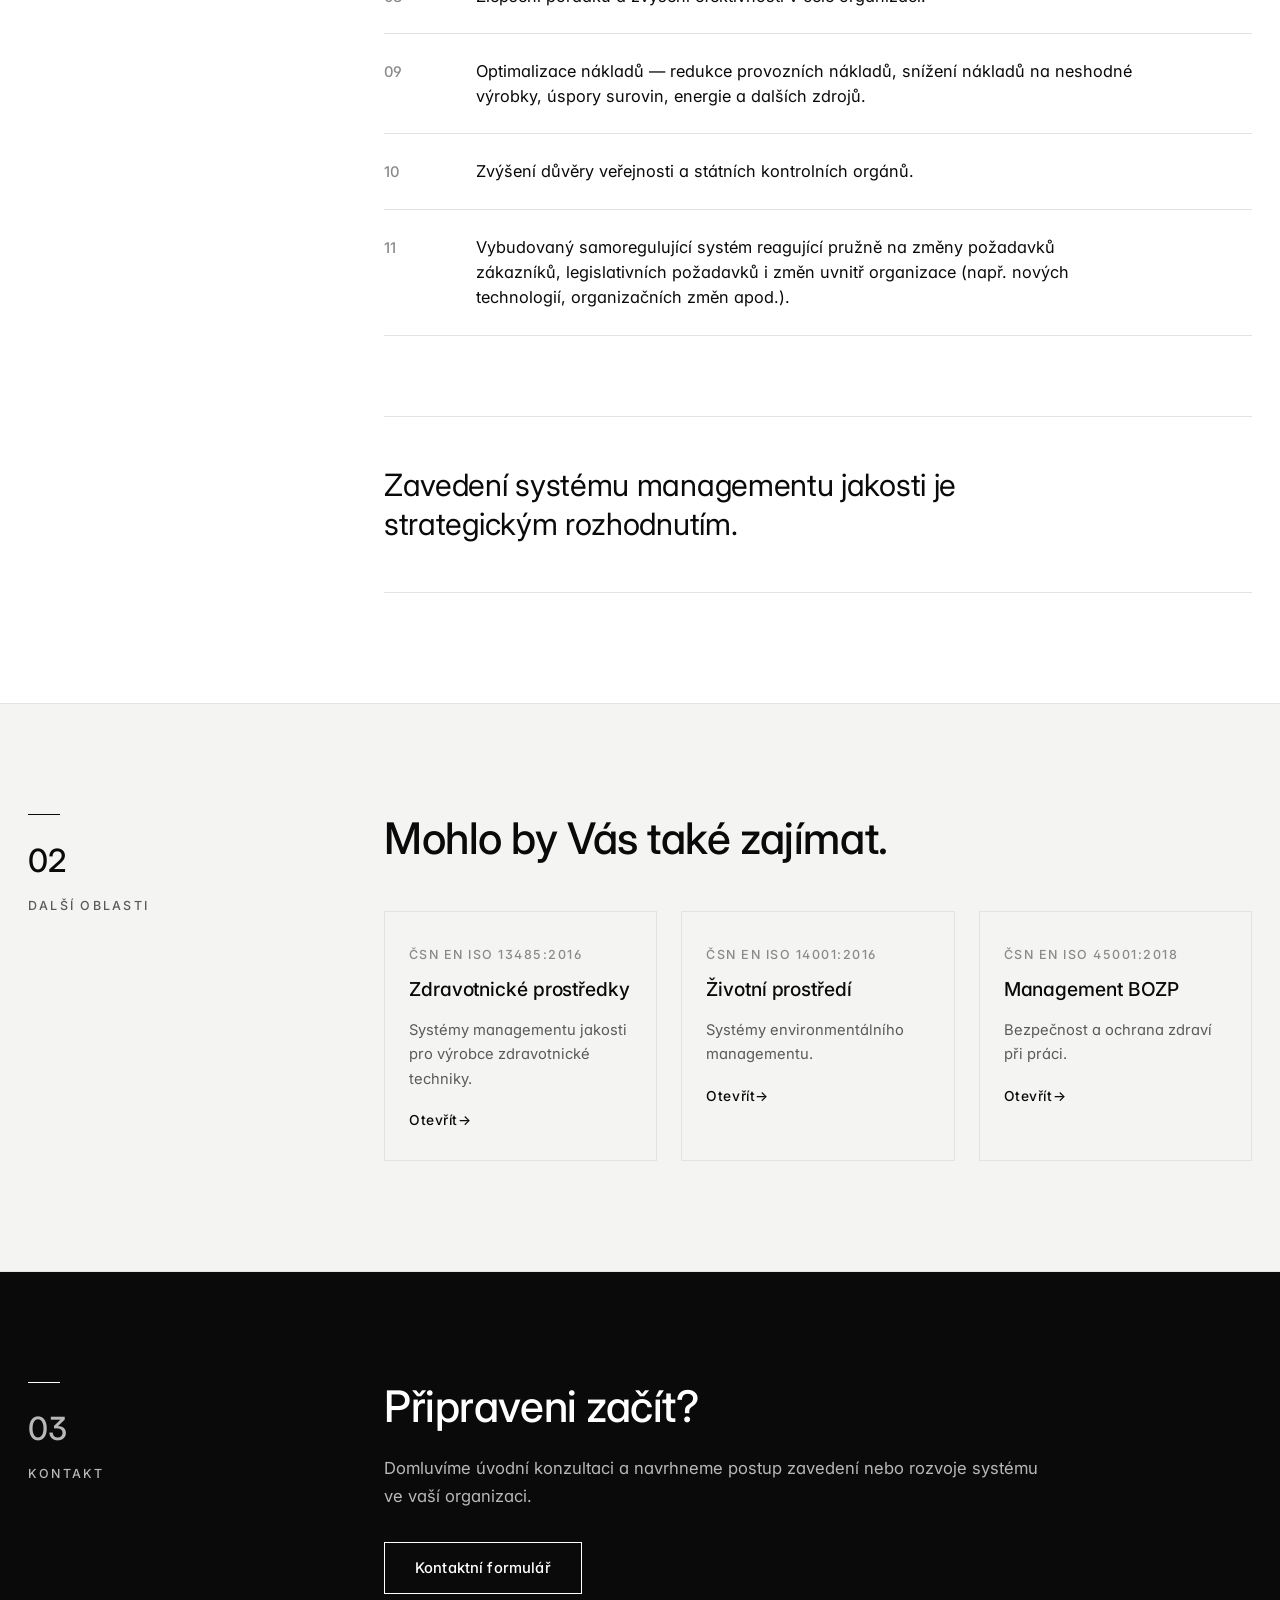
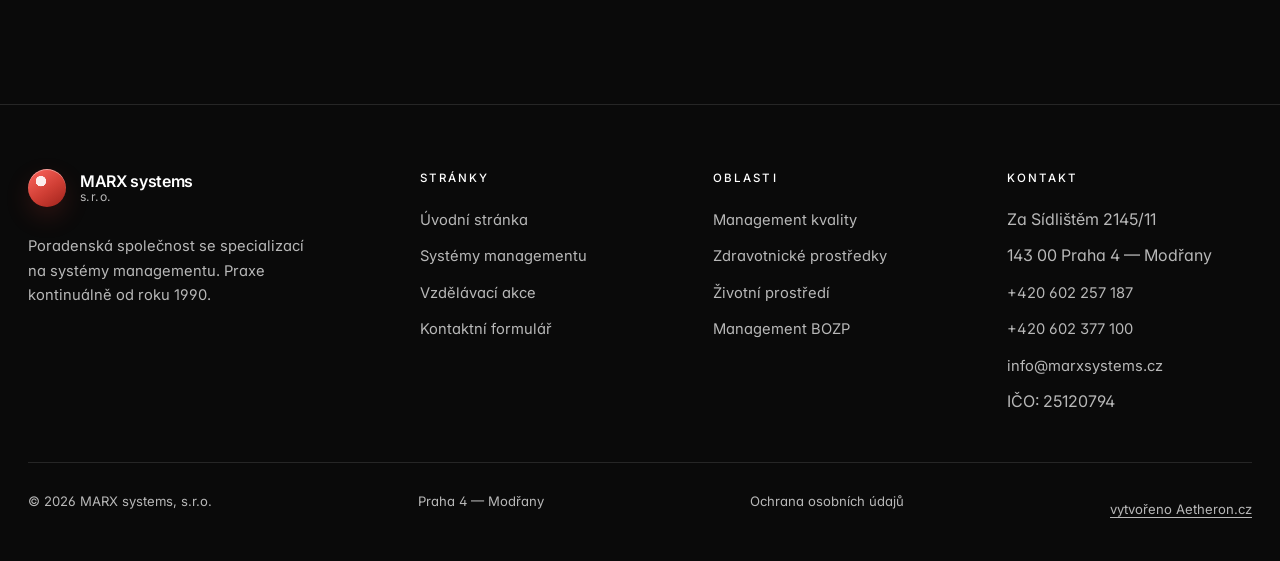
<file: management-kvality.html>
<!DOCTYPE html>
<html lang="cs">
<head>
  <meta charset="UTF-8" />
  <meta name="viewport" content="width=device-width, initial-scale=1.0" />
  <title>Management kvality — MARX systems, s.r.o.</title>
  <meta name="description" content="Zavádění, správa a rozvoj systémů managementu kvality podle ČSN EN ISO 9001:2016." />
  <link rel="preconnect" href="https://fonts.googleapis.com" />
  <link rel="preconnect" href="https://fonts.gstatic.com" crossorigin />
  <link href="https://fonts.googleapis.com/css2?family=Fraunces:opsz,wght@9..144,300;9..144,400;9..144,500&family=Inter:wght@400;450;500;600&display=swap" rel="stylesheet" />
  <link rel="stylesheet" href="styles.css" />
</head>
<body>
  <header class="site-header">
    <div class="container header-row">
      <a class="brand" href="index.html"><span class="brand-mark" aria-hidden="true"></span><span class="brand-text"><strong>MARX systems</strong><small>s.r.o.</small></span></a>
      <nav class="site-nav">
        <a href="index.html">Úvodní stránka</a>
        <div class="nav-item">
          <a href="systemy-managementu.html" class="active">Systémy managementu</a>
          <div class="nav-dropdown">
            <a href="management-kvality.html">Management kvality</a>
            <a href="zdravotnicke-prostredky.html">Zdravotnické prostředky</a>
            <a href="zivotni-prostredi.html">Životní prostředí</a>
            <a href="management-bozp.html">Management BOZP</a>
          </div>
        </div>
        <a href="vzdelavaci-akce.html">Vzdělávací akce</a>
        <a href="kontakt.html">Kontaktní formulář</a>
      </nav>
    </div>
  </header>

  <main>
    <section class="page-hero">
      <div class="container">
        <nav class="breadcrumb">
          <a href="index.html">Úvodní stránka</a><span>/</span><a href="systemy-managementu.html">Systémy managementu</a><span>/</span><span>Management kvality</span>
        </nav>
        <p class="eyebrow">Oblast 01</p>
        <h1>Management kvality.</h1>
        <p class="lead">Zavádíme, spravujeme a rozvíjíme systémy managementu kvality podle standardů ČSN EN ISO 9001:2016.</p>
        <span class="standard">ČSN EN ISO 9001:2016</span>
      </div>
    </section>

    <section class="section">
      <div class="container two-col">
        <aside class="col-label">
          <div class="rule"></div>
          <span class="num">01</span>
          <p class="lbl">Přínosy certifikace</p>
        </aside>
        <div class="col-body">
          <h2>Přínosy certifikace systému managementu kvality podle ČSN EN ISO 9001:2016.</h2>
          <p>Zavedení systému managementu kvality je strategickým rozhodnutím, které ovlivňuje fungování celé organizace — od obchodu po každodenní provoz.</p>
          <ol class="benefits">
            <li><span class="b-num">01</span><p>Poskytování služeb i nejnáročnějším zákazníkům a možnost získání nových s ohledem na zvyšování jejich spokojenosti.</p></li>
            <li><span class="b-num">02</span><p>Možnost účastnit se výběrových řízení velkých zakázek především ve státní správě.</p></li>
            <li><span class="b-num">03</span><p>Efektivně nastavenými procesy navyšovat tržby, zisk, tržní podíl a tím zvyšovat spokojenost majitelů.</p></li>
            <li><span class="b-num">04</span><p>Prokázání závazku k plnění zákonných požadavků a požadavků předpisů.</p></li>
            <li><span class="b-num">05</span><p>Garance stálosti výrobního procesu a tím i stabilní a vysokou kvalitu poskytovaných služeb a produktů zákazníkům.</p></li>
            <li><span class="b-num">06</span><p>Prokázání vhodnosti, účinnosti a efektivnosti vybudovaného systému managementu kvality třetí nezávislou stranou.</p></li>
            <li><span class="b-num">07</span><p>Zkvalitnění systému řízení, zdokonalení organizační struktury organizace.</p></li>
            <li><span class="b-num">08</span><p>Zlepšení pořádku a zvýšení efektivnosti v celé organizaci.</p></li>
            <li><span class="b-num">09</span><p>Optimalizace nákladů — redukce provozních nákladů, snížení nákladů na neshodné výrobky, úspory surovin, energie a dalších zdrojů.</p></li>
            <li><span class="b-num">10</span><p>Zvýšení důvěry veřejnosti a státních kontrolních orgánů.</p></li>
            <li><span class="b-num">11</span><p>Vybudovaný samoregulující systém reagující pružně na změny požadavků zákazníků, legislativních požadavků i změn uvnitř organizace (např. nových technologií, organizačních změn apod.).</p></li>
          </ol>

          <div class="pull-quote">
            <p>Zavedení systému managementu jakosti je strategickým rozhodnutím.</p>
          </div>
        </div>
      </div>
    </section>

    <section class="section bg-alt">
      <div class="container two-col">
        <aside class="col-label">
          <div class="rule"></div>
          <span class="num">02</span>
          <p class="lbl">Další oblasti</p>
        </aside>
        <div class="col-body">
          <h2>Mohlo by Vás také zajímat.</h2>
          <div class="related">
            <a href="zdravotnicke-prostredky.html">
              <span class="r-iso">ČSN EN ISO 13485:2016</span>
              <h4>Zdravotnické prostředky</h4>
              <p>Systémy managementu jakosti pro výrobce zdravotnické techniky.</p>
              <span class="r-arrow">Otevřít</span>
            </a>
            <a href="zivotni-prostredi.html">
              <span class="r-iso">ČSN EN ISO 14001:2016</span>
              <h4>Životní prostředí</h4>
              <p>Systémy environmentálního managementu.</p>
              <span class="r-arrow">Otevřít</span>
            </a>
            <a href="management-bozp.html">
              <span class="r-iso">ČSN EN ISO 45001:2018</span>
              <h4>Management BOZP</h4>
              <p>Bezpečnost a ochrana zdraví při práci.</p>
              <span class="r-arrow">Otevřít</span>
            </a>
          </div>
        </div>
      </div>
    </section>

    <section class="section section-dark">
      <div class="container two-col">
        <aside class="col-label">
          <div class="rule"></div>
          <span class="num">03</span>
          <p class="lbl">Kontakt</p>
        </aside>
        <div class="col-body">
          <h2>Připraveni začít?</h2>
          <p>Domluvíme úvodní konzultaci a navrhneme postup zavedení nebo rozvoje systému ve vaší organizaci.</p>
          <p style="margin-top:32px"><a class="button button-ghost on-dark" href="kontakt.html">Kontaktní formulář</a></p>
        </div>
      </div>
    </section>
  </main>

  <footer class="site-footer">
    <div class="container">
      <div class="footer-grid">
        <div class="footer-brand">
          <a class="brand brand-footer" href="index.html"><span class="brand-mark" aria-hidden="true"></span><span class="brand-text"><strong>MARX systems</strong><small>s.r.o.</small></span></a>
          <p>Poradenská společnost se specializací na systémy managementu. Praxe kontinuálně od roku 1990.</p>
        </div>
        <div class="footer-col"><h5>Stránky</h5><ul><li><a href="index.html">Úvodní stránka</a></li><li><a href="systemy-managementu.html">Systémy managementu</a></li><li><a href="vzdelavaci-akce.html">Vzdělávací akce</a></li><li><a href="kontakt.html">Kontaktní formulář</a></li></ul></div>
        <div class="footer-col"><h5>Oblasti</h5><ul><li><a href="management-kvality.html">Management kvality</a></li><li><a href="zdravotnicke-prostredky.html">Zdravotnické prostředky</a></li><li><a href="zivotni-prostredi.html">Životní prostředí</a></li><li><a href="management-bozp.html">Management BOZP</a></li></ul></div>
        <div class="footer-col"><h5>Kontakt</h5><ul><li>Za Sídlištěm 2145/11</li><li>143 00 Praha 4 — Modřany</li><li><a href="tel:+420602257187">+420 602 257 187</a></li>
            <li><a href="tel:+420602377100">+420 602 377 100</a></li>
            <li><a href="mailto:info@marxsystems.cz">info@marxsystems.cz</a></li>
            <li>IČO: 25120794</li></ul></div>
      </div>
      <div class="footer-base"><p>© 2026 MARX systems, s.r.o.</p><p>Praha 4 — Modřany</p><p><a href="ochrana-osobnich-udaju.html">Ochrana osobních údajů</a></p><p><a class="footer-credit" href="https://aetheron.cz">vytvořeno Aetheron.cz</a></p></div>
    </div>
  </footer>
</body>
</html>
</file>
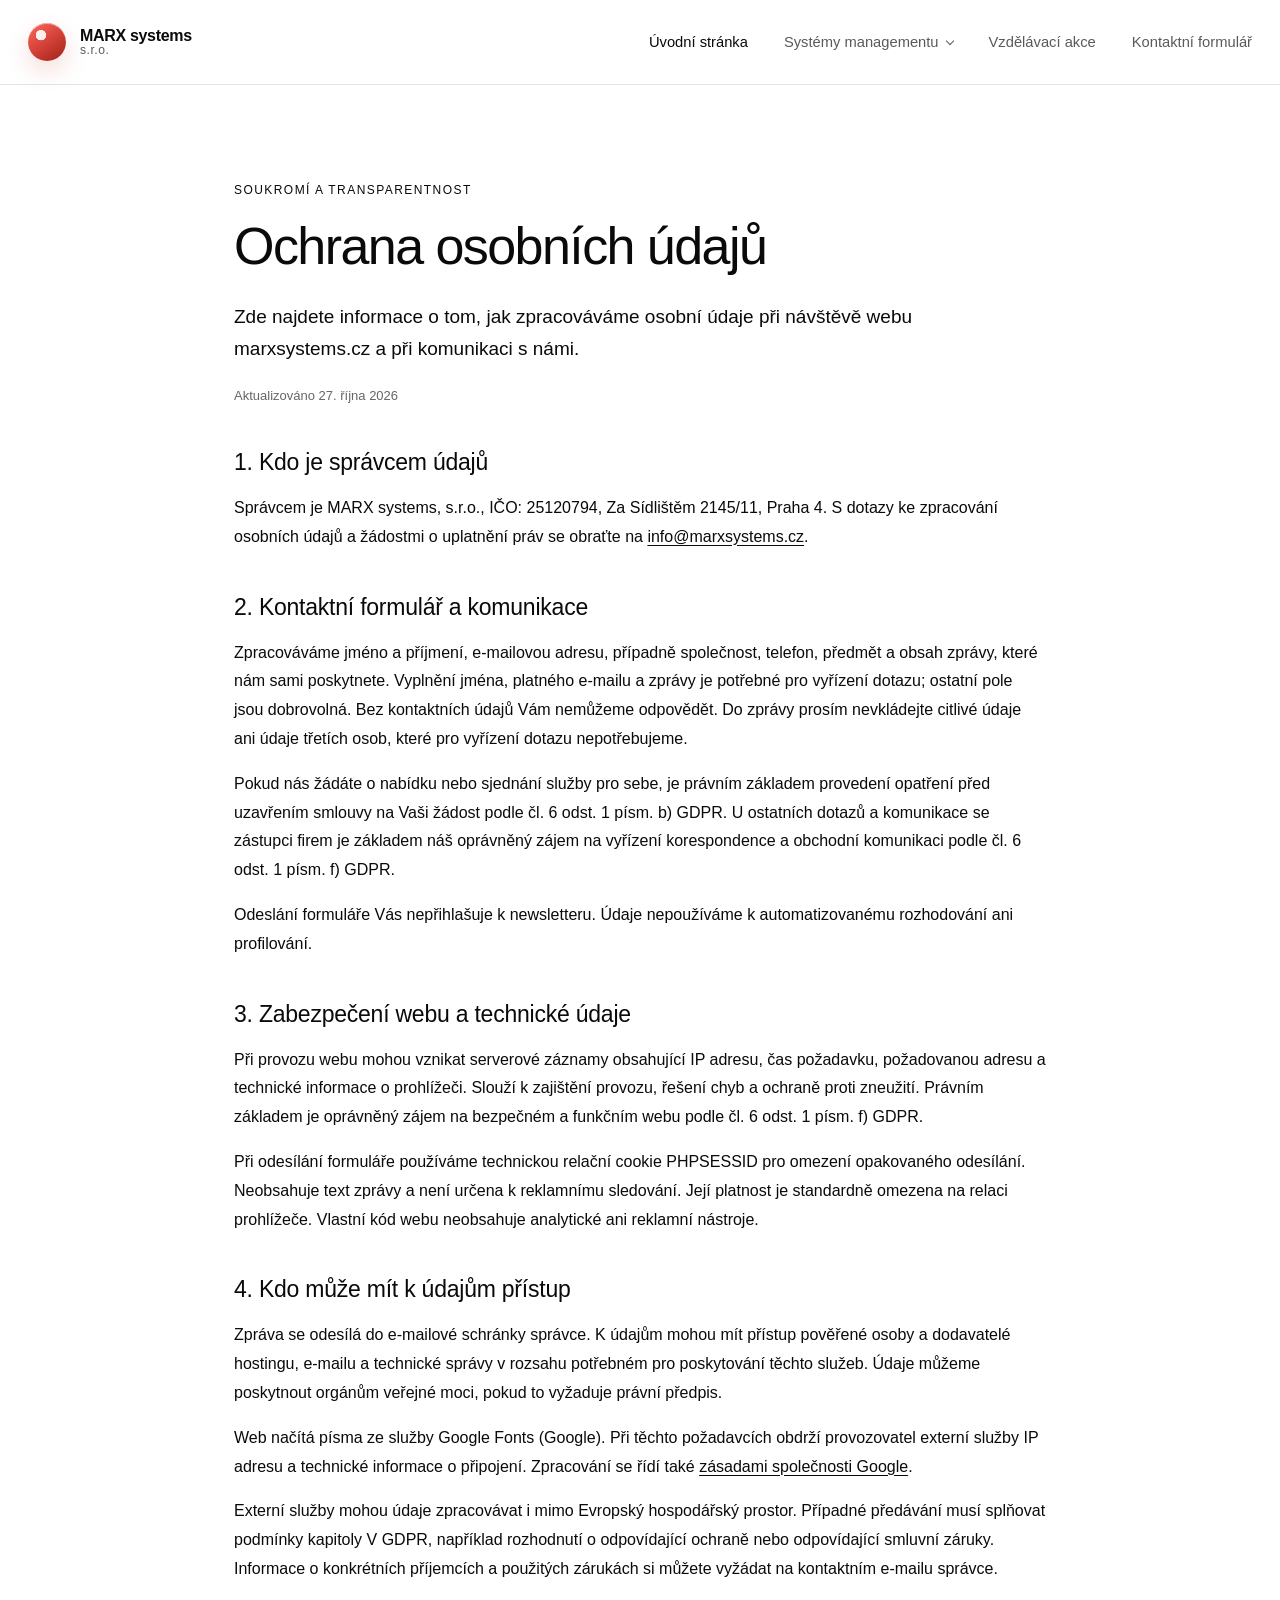
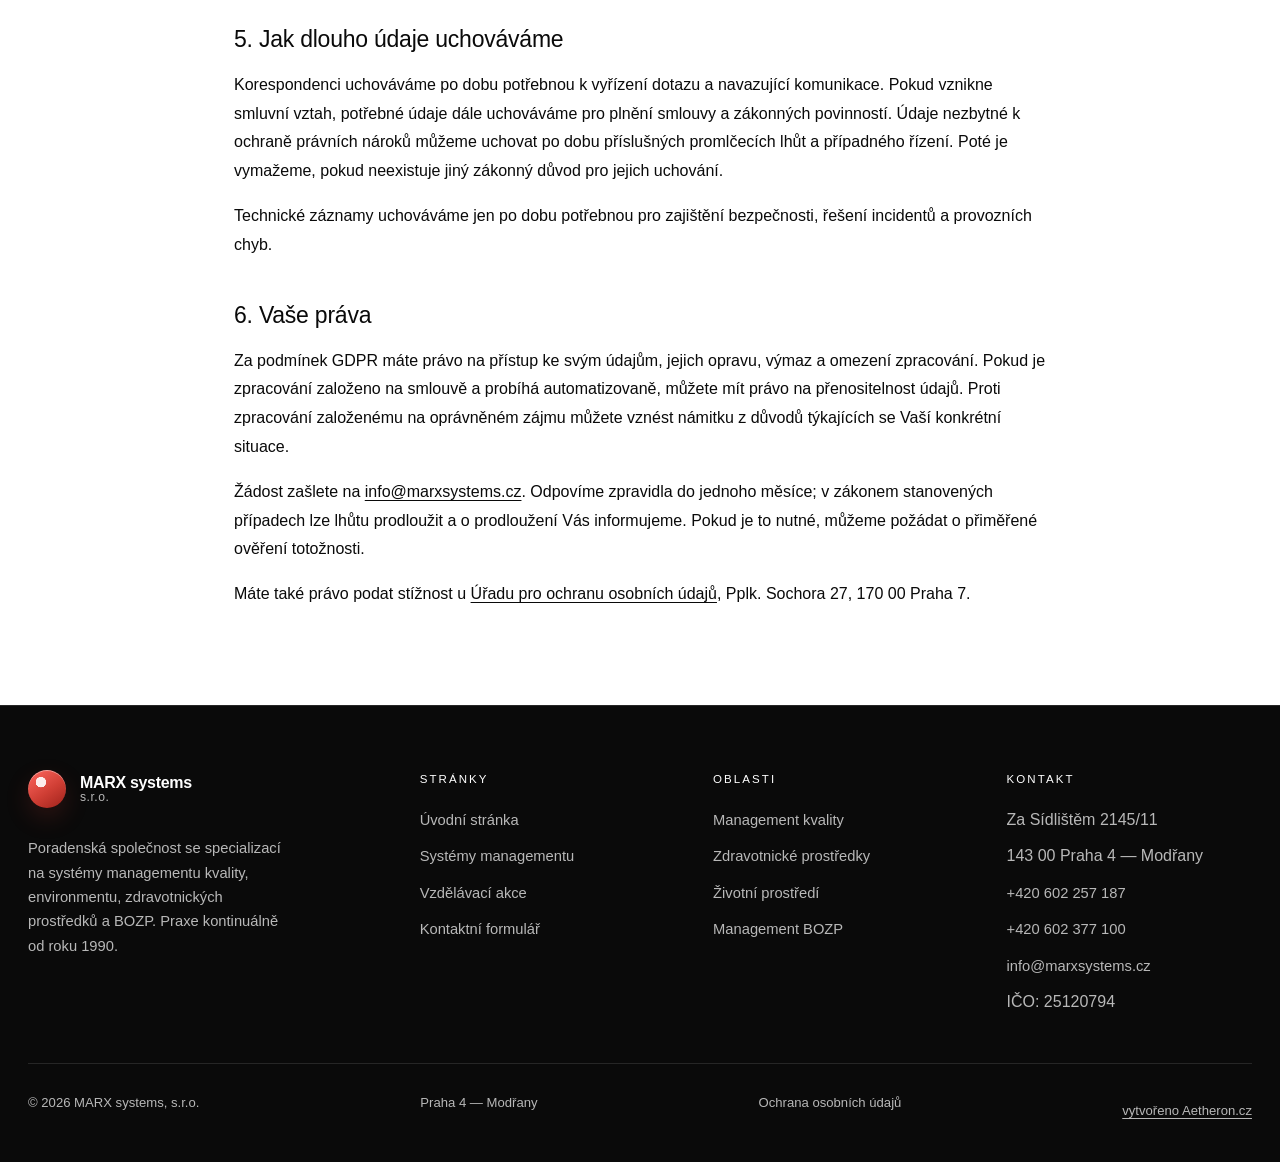
<file: ochrana-osobnich-udaju.html>
<!DOCTYPE html>
<html lang="cs"><head>
<meta charset="UTF-8"><meta name="viewport" content="width=device-width, initial-scale=1">
<title>Ochrana osobních údajů — MARX systems, s.r.o.</title>
<meta name="description" content="Informace o zpracování osobních údajů, kontaktním formuláři a Vašich právech na webu marxsystems.cz.">
<link rel="stylesheet" href="styles.css">
</head><body>
<header class="site-header">
    <div class="container header-row">
      <a class="brand" href="index.html" aria-label="MARX systems">
        <span class="brand-mark" aria-hidden="true"></span>
        <span class="brand-text">
          <strong>MARX systems</strong>
          <small>s.r.o.</small>
        </span>
      </a>
      <nav class="site-nav" aria-label="Hlavní navigace">
        <a href="index.html" class="active">Úvodní stránka</a>
        <div class="nav-item">
          <a href="systemy-managementu.html">Systémy managementu</a>
          <div class="nav-dropdown">
            <a href="management-kvality.html">Management kvality</a>
            <a href="zdravotnicke-prostredky.html">Zdravotnické prostředky</a>
            <a href="zivotni-prostredi.html">Životní prostředí</a>
            <a href="management-bozp.html">Management BOZP</a>
          </div>
        </div>
        <a href="vzdelavaci-akce.html">Vzdělávací akce</a>
        <a href="kontakt.html">Kontaktní formulář</a>
      </nav>
    </div>
  </header>
<main id="top" class="privacy-page"><p class="privacy-kicker">Soukromí a transparentnost</p>
<h1>Ochrana osobních údajů</h1>
<p class="privacy-lead">Zde najdete informace o tom, jak zpracováváme osobní údaje při návštěvě webu marxsystems.cz a při komunikaci s námi.</p>
<p class="privacy-date">Aktualizováno 27. října 2026</p>
<section><h2>1. Kdo je správcem údajů</h2>
<p>Správcem je MARX systems, s.r.o., IČO: 25120794, Za Sídlištěm 2145/11, Praha 4. S dotazy ke zpracování osobních údajů a žádostmi o uplatnění práv se obraťte na <a href="mailto:info@marxsystems.cz">info@marxsystems.cz</a>.</p></section>
<section><h2>2. Kontaktní formulář a komunikace</h2>
<p>Zpracováváme jméno a příjmení, e-mailovou adresu, případně společnost, telefon, předmět a obsah zprávy, které nám sami poskytnete. Vyplnění jména, platného e-mailu a zprávy je potřebné pro vyřízení dotazu; ostatní pole jsou dobrovolná. Bez kontaktních údajů Vám nemůžeme odpovědět. Do zprávy prosím nevkládejte citlivé údaje ani údaje třetích osob, které pro vyřízení dotazu nepotřebujeme.</p>
<p>Pokud nás žádáte o nabídku nebo sjednání služby pro sebe, je právním základem provedení opatření před uzavřením smlouvy na Vaši žádost podle čl. 6 odst. 1 písm. b) GDPR. U ostatních dotazů a komunikace se zástupci firem je základem náš oprávněný zájem na vyřízení korespondence a obchodní komunikaci podle čl. 6 odst. 1 písm. f) GDPR.</p>
<p>Odeslání formuláře Vás nepřihlašuje k newsletteru. Údaje nepoužíváme k automatizovanému rozhodování ani profilování.</p></section>
<section><h2>3. Zabezpečení webu a technické údaje</h2>
<p>Při provozu webu mohou vznikat serverové záznamy obsahující IP adresu, čas požadavku, požadovanou adresu a technické informace o prohlížeči. Slouží k zajištění provozu, řešení chyb a ochraně proti zneužití. Právním základem je oprávněný zájem na bezpečném a funkčním webu podle čl. 6 odst. 1 písm. f) GDPR.</p>
<p>Při odesílání formuláře používáme technickou relační cookie PHPSESSID pro omezení opakovaného odesílání. Neobsahuje text zprávy a není určena k reklamnímu sledování. Její platnost je standardně omezena na relaci prohlížeče. Vlastní kód webu neobsahuje analytické ani reklamní nástroje.</p></section>
<section><h2>4. Kdo může mít k údajům přístup</h2>
<p>Zpráva se odesílá do e-mailové schránky správce. K údajům mohou mít přístup pověřené osoby a dodavatelé hostingu, e-mailu a technické správy v rozsahu potřebném pro poskytování těchto služeb. Údaje můžeme poskytnout orgánům veřejné moci, pokud to vyžaduje právní předpis.</p>
<p>Web načítá písma ze služby Google Fonts (Google). Při těchto požadavcích obdrží provozovatel externí služby IP adresu a technické informace o připojení. Zpracování se řídí také <a href="https://policies.google.com/privacy">zásadami společnosti Google</a>.</p>
<p>Externí služby mohou údaje zpracovávat i mimo Evropský hospodářský prostor. Případné předávání musí splňovat podmínky kapitoly V GDPR, například rozhodnutí o odpovídající ochraně nebo odpovídající smluvní záruky. Informace o konkrétních příjemcích a použitých zárukách si můžete vyžádat na kontaktním e-mailu správce.</p></section>
<section><h2>5. Jak dlouho údaje uchováváme</h2>
<p>Korespondenci uchováváme po dobu potřebnou k vyřízení dotazu a navazující komunikace. Pokud vznikne smluvní vztah, potřebné údaje dále uchováváme pro plnění smlouvy a zákonných povinností. Údaje nezbytné k ochraně právních nároků můžeme uchovat po dobu příslušných promlčecích lhůt a případného řízení. Poté je vymažeme, pokud neexistuje jiný zákonný důvod pro jejich uchování.</p>
<p>Technické záznamy uchováváme jen po dobu potřebnou pro zajištění bezpečnosti, řešení incidentů a provozních chyb.</p></section>
<section><h2>6. Vaše práva</h2>
<p>Za podmínek GDPR máte právo na přístup ke svým údajům, jejich opravu, výmaz a omezení zpracování. Pokud je zpracování založeno na smlouvě a probíhá automatizovaně, můžete mít právo na přenositelnost údajů. Proti zpracování založenému na oprávněném zájmu můžete vznést námitku z důvodů týkajících se Vaší konkrétní situace.</p>
<p>Žádost zašlete na <a href="mailto:info@marxsystems.cz">info@marxsystems.cz</a>. Odpovíme zpravidla do jednoho měsíce; v zákonem stanovených případech lze lhůtu prodloužit a o prodloužení Vás informujeme. Pokud je to nutné, můžeme požádat o přiměřené ověření totožnosti.</p>
<p>Máte také právo podat stížnost u <a href="https://uoou.gov.cz">Úřadu pro ochranu osobních údajů</a>, Pplk. Sochora 27, 170 00 Praha 7.</p></section></main>
<footer class="site-footer">
    <div class="container">
      <div class="footer-grid">
        <div class="footer-brand">
          <a class="brand brand-footer" href="index.html" aria-label="MARX systems">
            <span class="brand-mark" aria-hidden="true"></span>
            <span class="brand-text"><strong>MARX systems</strong><small>s.r.o.</small></span>
          </a>
          <p>Poradenská společnost se specializací na systémy managementu kvality, environmentu, zdravotnických prostředků a BOZP. Praxe kontinuálně od roku 1990.</p>
        </div>
        <div class="footer-col">
          <h5>Stránky</h5>
          <ul>
            <li><a href="index.html">Úvodní stránka</a></li>
            <li><a href="systemy-managementu.html">Systémy managementu</a></li>
            <li><a href="vzdelavaci-akce.html">Vzdělávací akce</a></li>
            <li><a href="kontakt.html">Kontaktní formulář</a></li>
          </ul>
        </div>
        <div class="footer-col">
          <h5>Oblasti</h5>
          <ul>
            <li><a href="management-kvality.html">Management kvality</a></li>
            <li><a href="zdravotnicke-prostredky.html">Zdravotnické prostředky</a></li>
            <li><a href="zivotni-prostredi.html">Životní prostředí</a></li>
            <li><a href="management-bozp.html">Management BOZP</a></li>
          </ul>
        </div>
        <div class="footer-col">
          <h5>Kontakt</h5>
          <ul>
            <li>Za Sídlištěm 2145/11</li>
            <li>143 00 Praha 4 — Modřany</li>
            <li><a href="tel:+420602257187">+420 602 257 187</a></li>
            <li><a href="tel:+420602377100">+420 602 377 100</a></li>
            <li><a href="mailto:info@marxsystems.cz">info@marxsystems.cz</a></li>
            <li>IČO: 25120794</li>
          </ul>
        </div>
      </div>
      <div class="footer-base">
        <p>© 2026 MARX systems, s.r.o.</p>
        <p>Praha 4 — Modřany</p><p><a href="ochrana-osobnich-udaju.html">Ochrana osobních údajů</a></p><p><a class="footer-credit" href="https://aetheron.cz">vytvořeno Aetheron.cz</a></p>
      </div>
    </div>
  </footer>

</body></html>
</file>
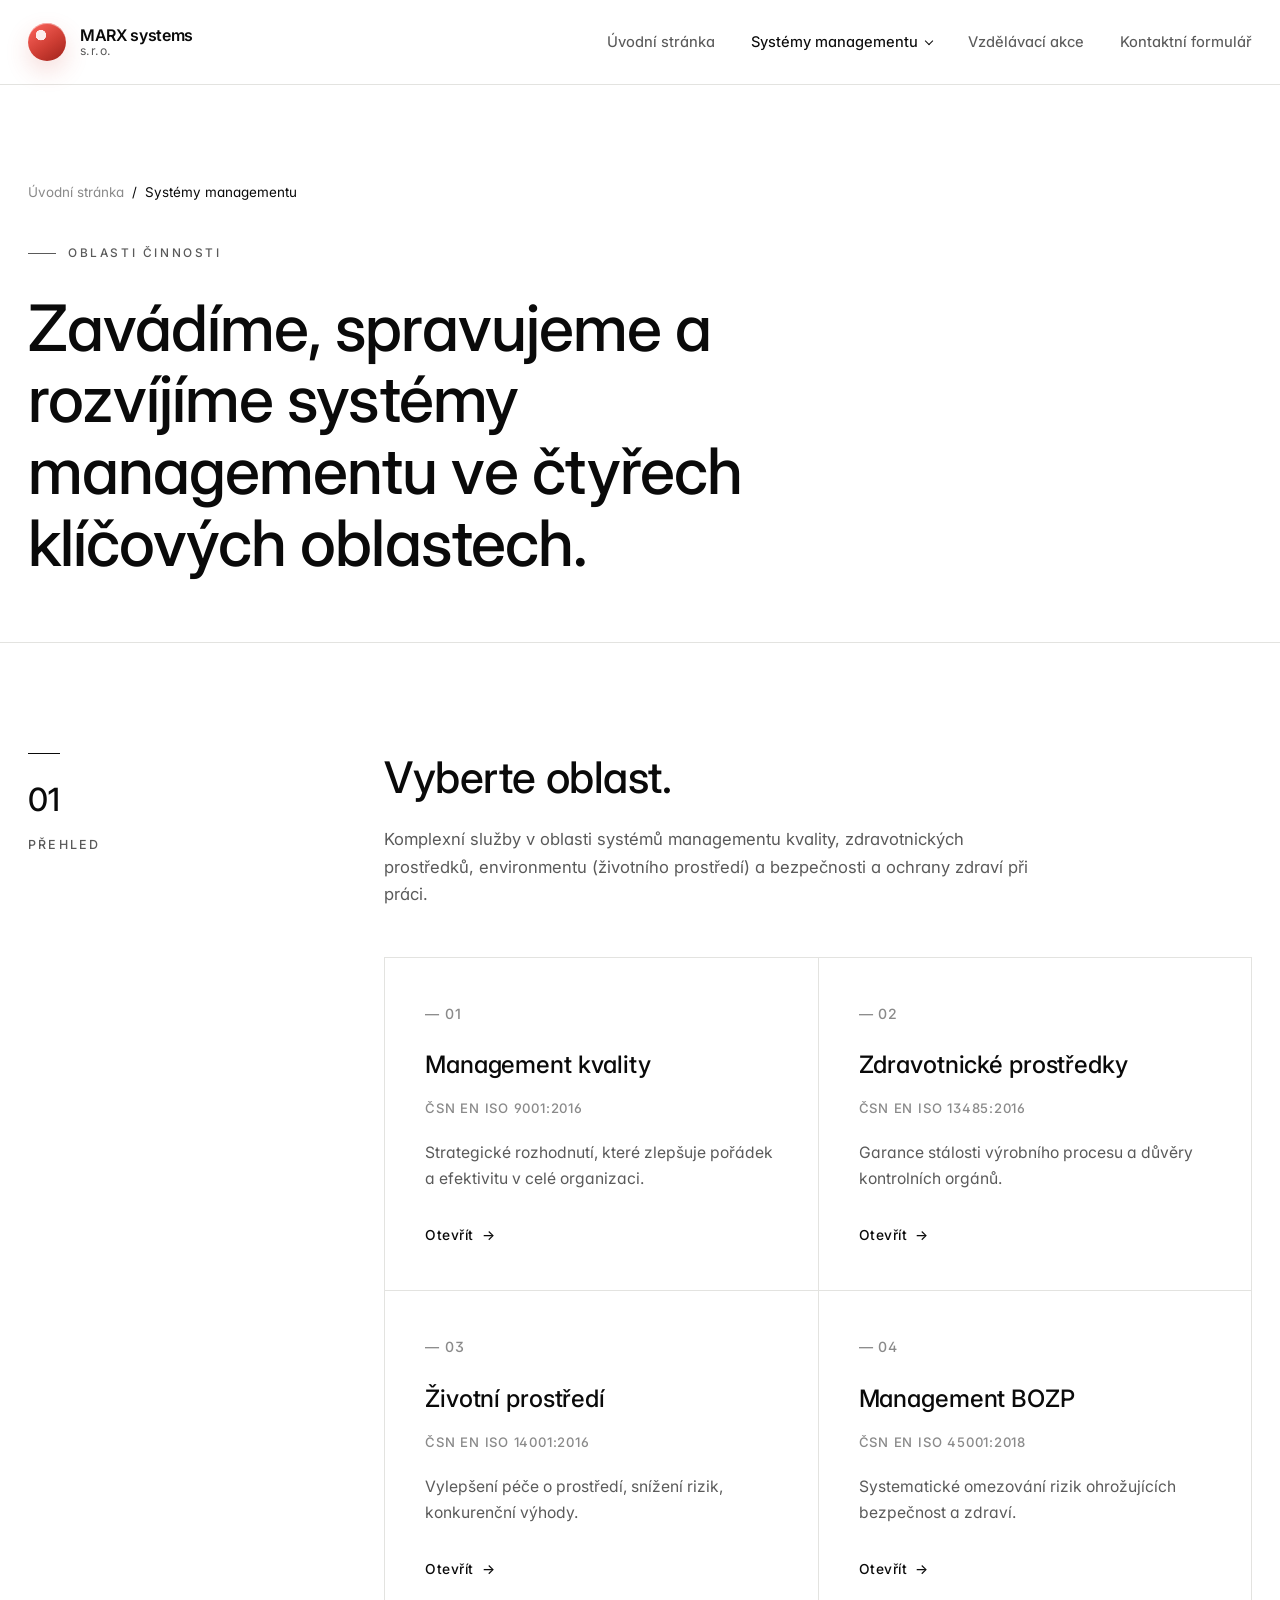
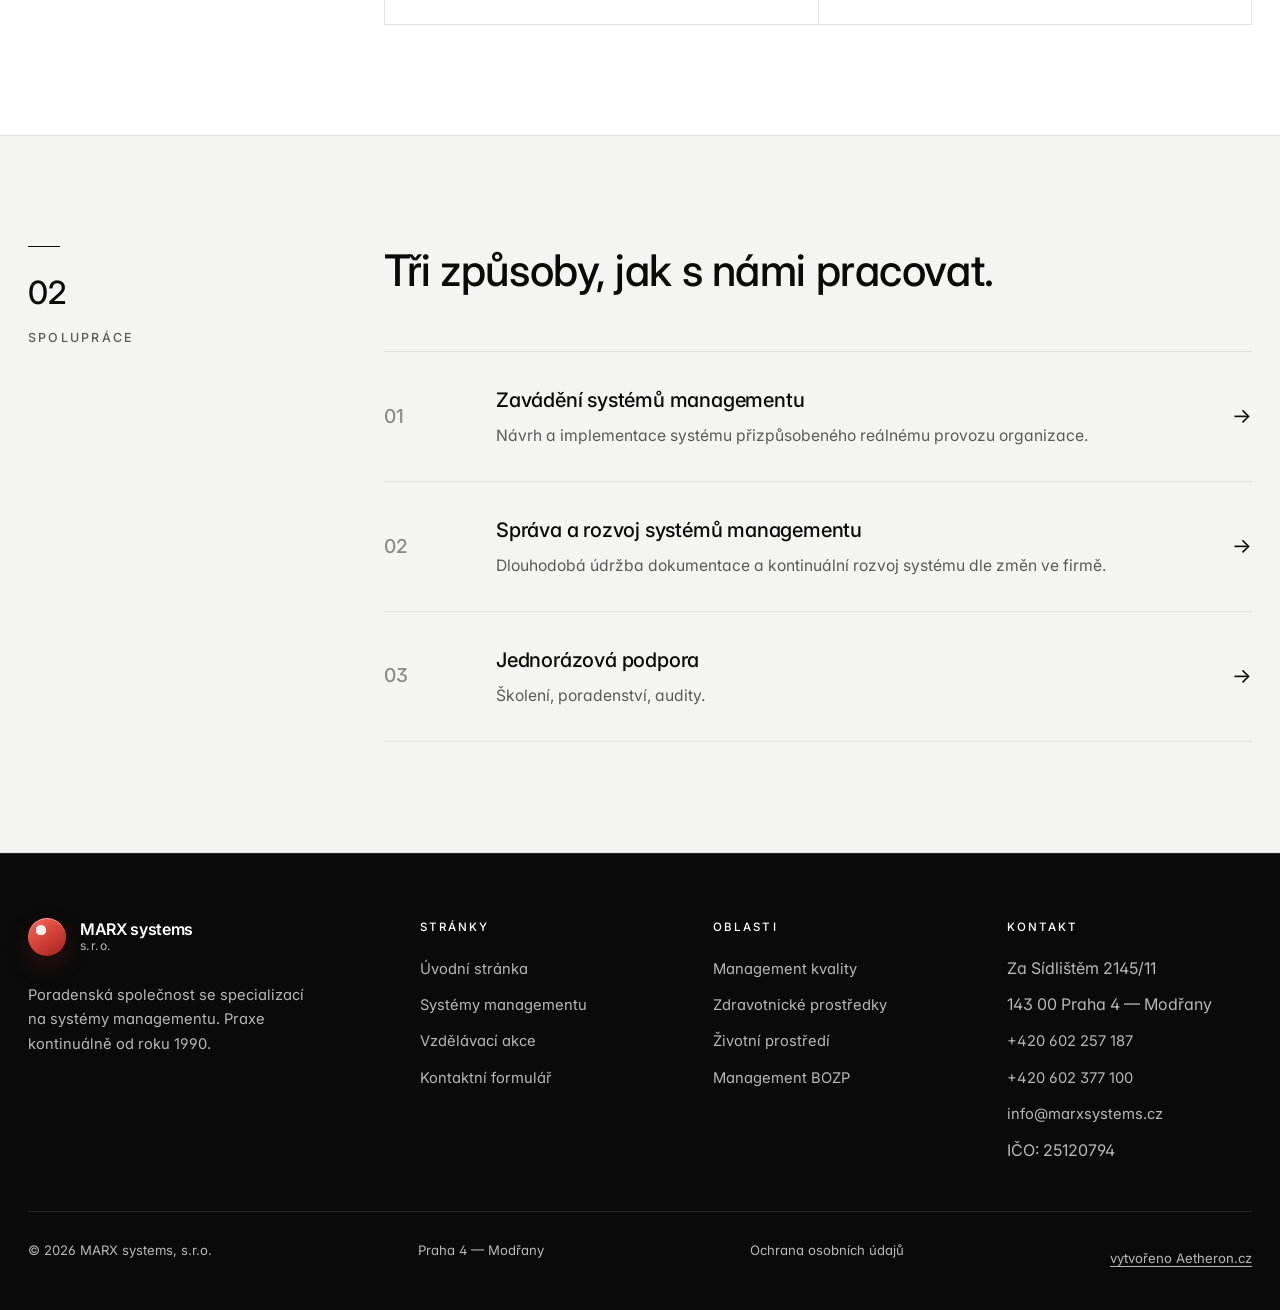
<file: systemy-managementu.html>
<!DOCTYPE html>
<html lang="cs">
<head>
  <meta charset="UTF-8" />
  <meta name="viewport" content="width=device-width, initial-scale=1.0" />
  <title>Systémy managementu — MARX systems, s.r.o.</title>
  <meta name="description" content="Přehled systémů managementu — kvalita, zdravotnické prostředky, životní prostředí a BOZP." />
  <link rel="preconnect" href="https://fonts.googleapis.com" />
  <link rel="preconnect" href="https://fonts.gstatic.com" crossorigin />
  <link href="https://fonts.googleapis.com/css2?family=Fraunces:opsz,wght@9..144,300;9..144,400;9..144,500&family=Inter:wght@400;450;500;600&display=swap" rel="stylesheet" />
  <link rel="stylesheet" href="styles.css" />
</head>
<body>
  <header class="site-header">
    <div class="container header-row">
      <a class="brand" href="index.html" aria-label="MARX systems">
        <span class="brand-mark" aria-hidden="true"></span>
        <span class="brand-text"><strong>MARX systems</strong><small>s.r.o.</small></span>
      </a>
      <nav class="site-nav" aria-label="Hlavní navigace">
        <a href="index.html">Úvodní stránka</a>
        <div class="nav-item">
          <a href="systemy-managementu.html" class="active">Systémy managementu</a>
          <div class="nav-dropdown">
            <a href="management-kvality.html">Management kvality</a>
            <a href="zdravotnicke-prostredky.html">Zdravotnické prostředky</a>
            <a href="zivotni-prostredi.html">Životní prostředí</a>
            <a href="management-bozp.html">Management BOZP</a>
          </div>
        </div>
        <a href="vzdelavaci-akce.html">Vzdělávací akce</a>
        <a href="kontakt.html">Kontaktní formulář</a>
      </nav>
    </div>
  </header>

  <main>
    <section class="page-hero">
      <div class="container">
        <nav class="breadcrumb" aria-label="Drobečková navigace">
          <a href="index.html">Úvodní stránka</a><span>/</span><span>Systémy managementu</span>
        </nav>
        <p class="eyebrow">Oblasti činnosti</p>
        <h1>Zavádíme, spravujeme a rozvíjíme systémy managementu ve čtyřech klíčových oblastech.</h1>
      </div>
    </section>

    <section class="section">
      <div class="container two-col">
        <aside class="col-label">
          <div class="rule"></div>
          <span class="num">01</span>
          <p class="lbl">Přehled</p>
        </aside>
        <div class="col-body">
          <h2>Vyberte oblast.</h2>
          <p>Komplexní služby v oblasti systémů managementu kvality, zdravotnických prostředků, environmentu (životního prostředí) a bezpečnosti a ochrany zdraví při práci.</p>
          <div class="areas-grid" style="margin-top:48px">
            <article>
              <span class="area-num">— 01</span>
              <h3>Management kvality</h3>
              <p class="iso">ČSN EN ISO 9001:2016</p>
              <p>Strategické rozhodnutí, které zlepšuje pořádek a efektivitu v celé organizaci.</p>
              <a class="area-link" href="management-kvality.html">Otevřít</a>
            </article>
            <article>
              <span class="area-num">— 02</span>
              <h3>Zdravotnické prostředky</h3>
              <p class="iso">ČSN EN ISO 13485:2016</p>
              <p>Garance stálosti výrobního procesu a důvěry kontrolních orgánů.</p>
              <a class="area-link" href="zdravotnicke-prostredky.html">Otevřít</a>
            </article>
            <article>
              <span class="area-num">— 03</span>
              <h3>Životní prostředí</h3>
              <p class="iso">ČSN EN ISO 14001:2016</p>
              <p>Vylepšení péče o prostředí, snížení rizik, konkurenční výhody.</p>
              <a class="area-link" href="zivotni-prostredi.html">Otevřít</a>
            </article>
            <article>
              <span class="area-num">— 04</span>
              <h3>Management BOZP</h3>
              <p class="iso">ČSN EN ISO 45001:2018</p>
              <p>Systematické omezování rizik ohrožujících bezpečnost a zdraví.</p>
              <a class="area-link" href="management-bozp.html">Otevřít</a>
            </article>
          </div>
        </div>
      </div>
    </section>

    <section class="section bg-alt">
      <div class="container two-col">
        <aside class="col-label">
          <div class="rule"></div>
          <span class="num">02</span>
          <p class="lbl">Spolupráce</p>
        </aside>
        <div class="col-body">
          <h2>Tři způsoby, jak s námi pracovat.</h2>
          <ol class="services-list">
            <li>
              <span class="num">01</span>
              <div>
                <h3>Zavádění systémů managementu</h3>
                <p>Návrh a implementace systému přizpůsobeného reálnému provozu organizace.</p>
              </div>
              <span class="arrow-cell">→</span>
            </li>
            <li>
              <span class="num">02</span>
              <div>
                <h3>Správa a rozvoj systémů managementu</h3>
                <p>Dlouhodobá údržba dokumentace a kontinuální rozvoj systému dle změn ve firmě.</p>
              </div>
              <span class="arrow-cell">→</span>
            </li>
            <li>
              <span class="num">03</span>
              <div>
                <h3>Jednorázová podpora</h3>
                <p>Školení, poradenství, audity.</p>
              </div>
              <span class="arrow-cell">→</span>
            </li>
          </ol>
        </div>
      </div>
    </section>
  </main>

  <footer class="site-footer">
    <div class="container">
      <div class="footer-grid">
        <div class="footer-brand">
          <a class="brand brand-footer" href="index.html"><span class="brand-mark" aria-hidden="true"></span><span class="brand-text"><strong>MARX systems</strong><small>s.r.o.</small></span></a>
          <p>Poradenská společnost se specializací na systémy managementu. Praxe kontinuálně od roku 1990.</p>
        </div>
        <div class="footer-col"><h5>Stránky</h5><ul><li><a href="index.html">Úvodní stránka</a></li><li><a href="systemy-managementu.html">Systémy managementu</a></li><li><a href="vzdelavaci-akce.html">Vzdělávací akce</a></li><li><a href="kontakt.html">Kontaktní formulář</a></li></ul></div>
        <div class="footer-col"><h5>Oblasti</h5><ul><li><a href="management-kvality.html">Management kvality</a></li><li><a href="zdravotnicke-prostredky.html">Zdravotnické prostředky</a></li><li><a href="zivotni-prostredi.html">Životní prostředí</a></li><li><a href="management-bozp.html">Management BOZP</a></li></ul></div>
        <div class="footer-col"><h5>Kontakt</h5><ul><li>Za Sídlištěm 2145/11</li><li>143 00 Praha 4 — Modřany</li><li><a href="tel:+420602257187">+420 602 257 187</a></li>
            <li><a href="tel:+420602377100">+420 602 377 100</a></li>
            <li><a href="mailto:info@marxsystems.cz">info@marxsystems.cz</a></li>
            <li>IČO: 25120794</li></ul></div>
      </div>
      <div class="footer-base"><p>© 2026 MARX systems, s.r.o.</p><p>Praha 4 — Modřany</p><p><a href="ochrana-osobnich-udaju.html">Ochrana osobních údajů</a></p><p><a class="footer-credit" href="https://aetheron.cz">vytvořeno Aetheron.cz</a></p></div>
    </div>
  </footer>
</body>
</html>
</file>
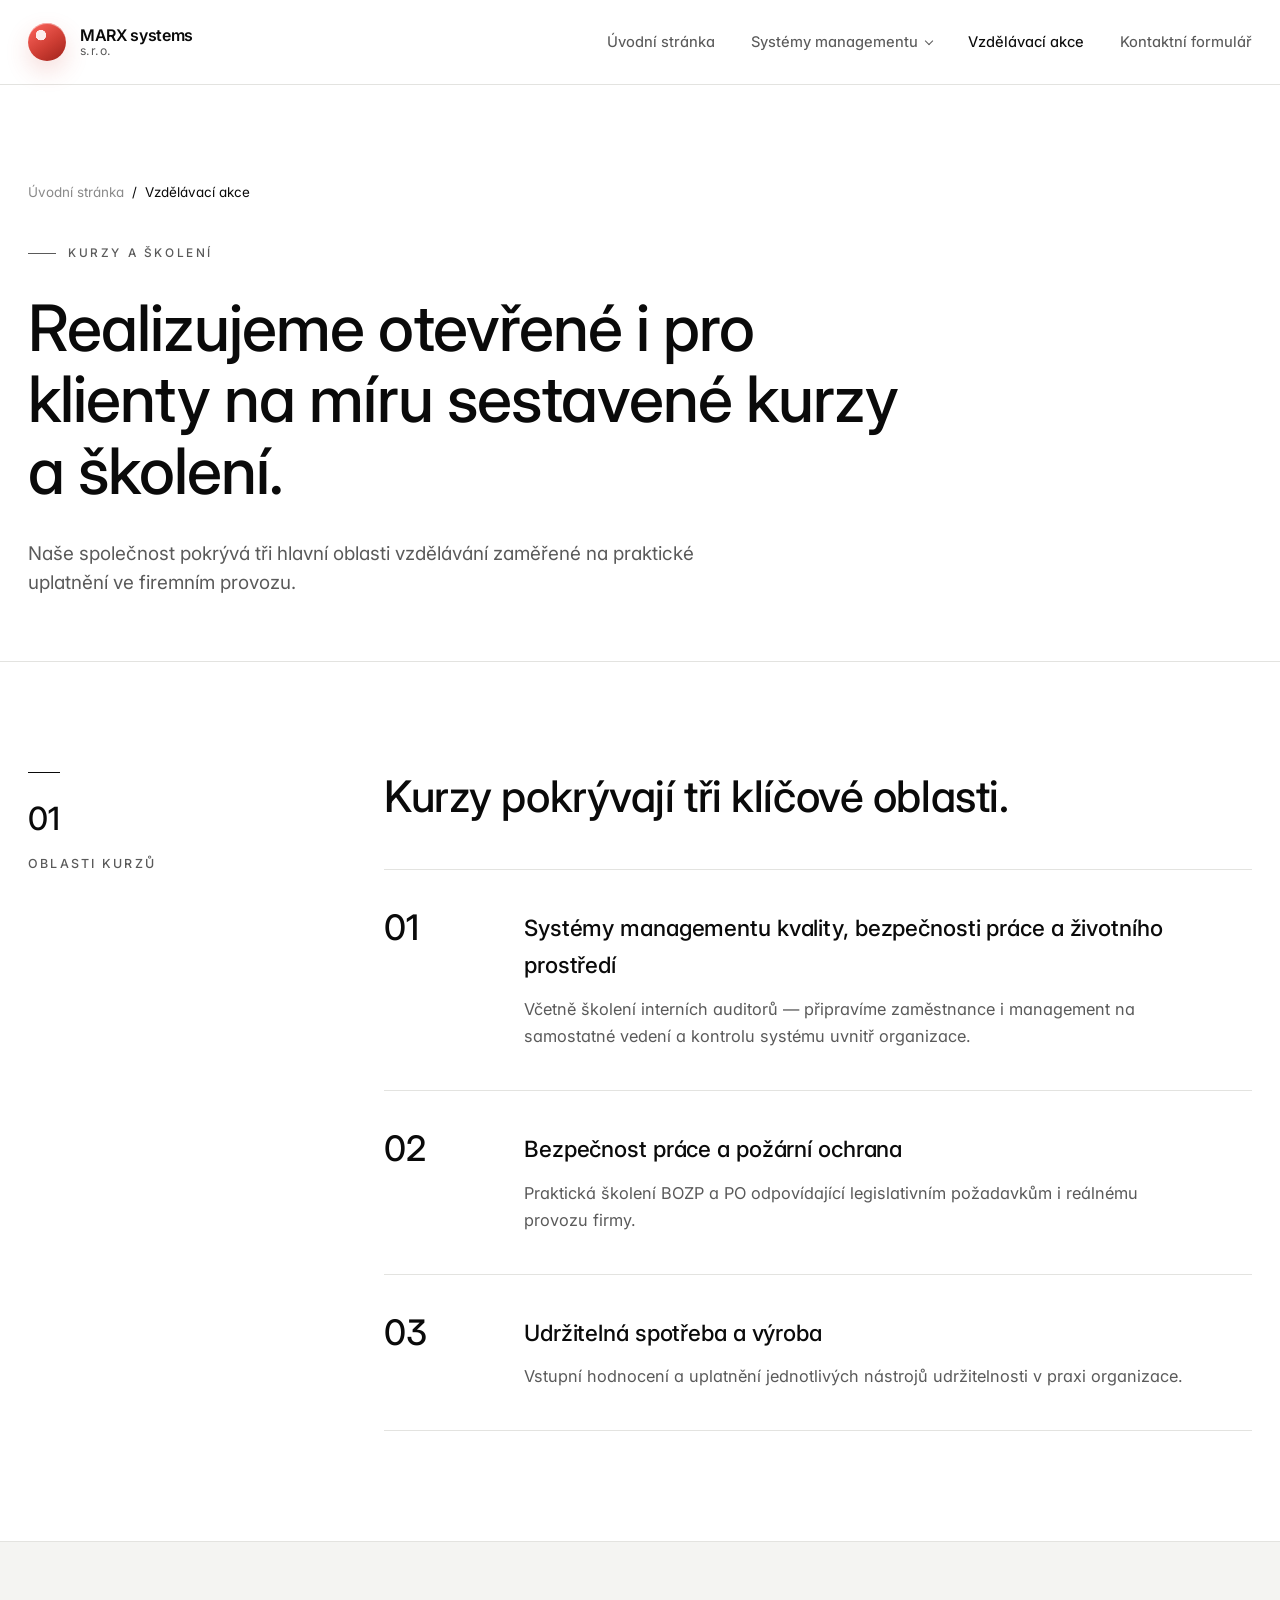
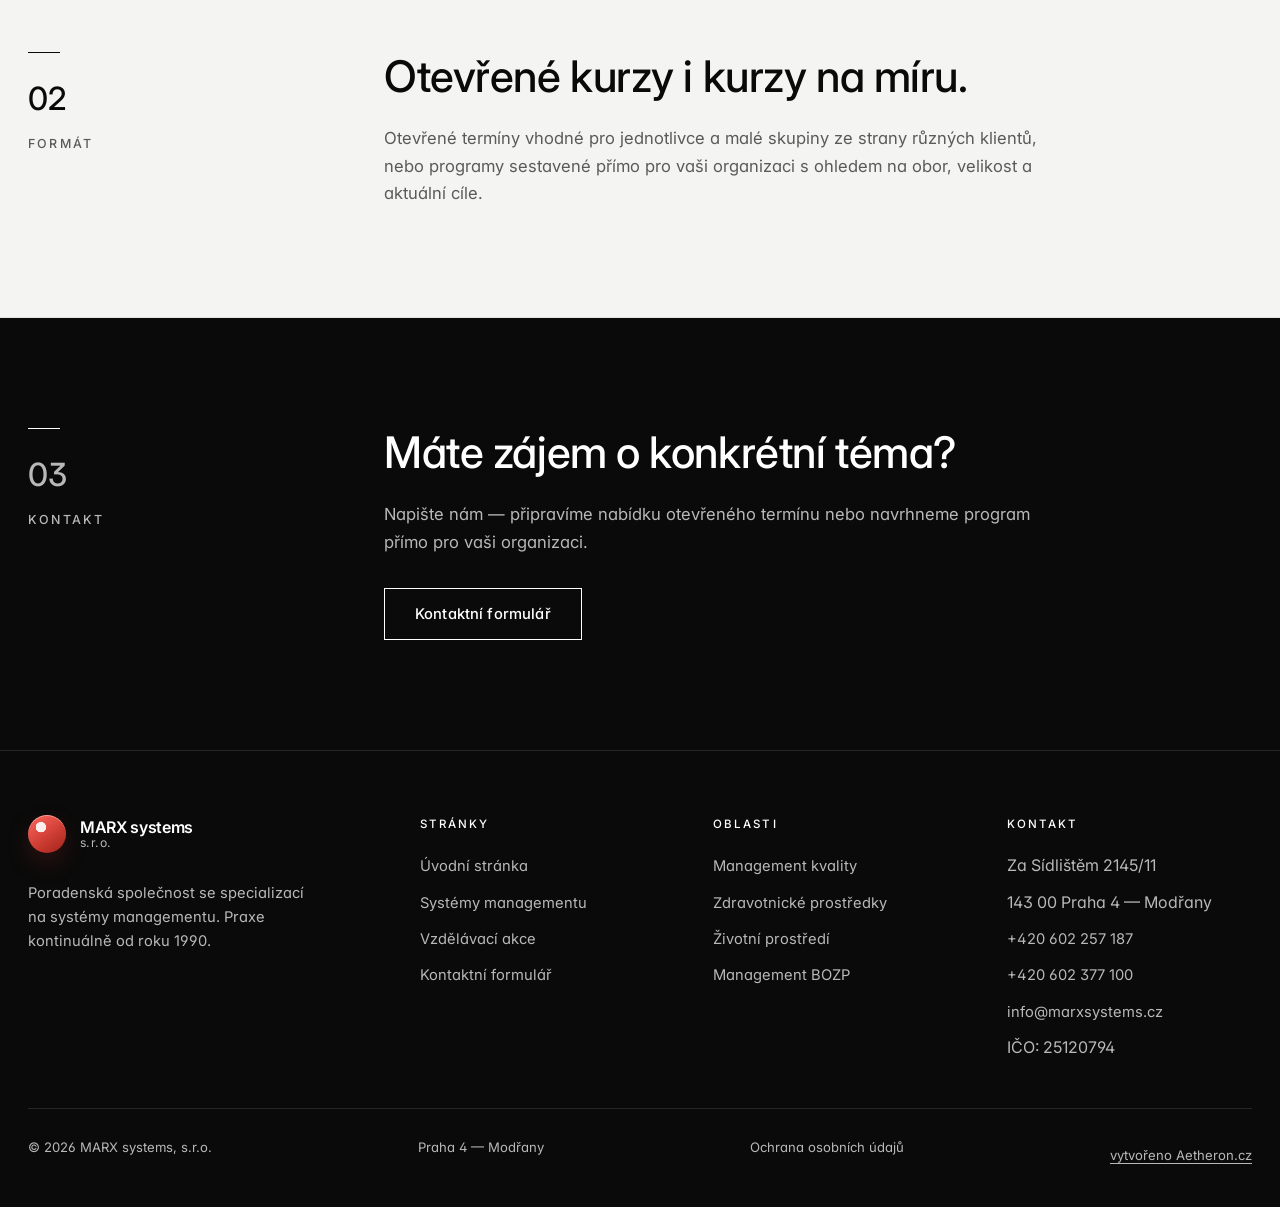
<file: vzdelavaci-akce.html>
<!DOCTYPE html>
<html lang="cs">
<head>
  <meta charset="UTF-8" />
  <meta name="viewport" content="width=device-width, initial-scale=1.0" />
  <title>Vzdělávací akce — MARX systems, s.r.o.</title>
  <meta name="description" content="Otevřené kurzy a školení na míru — systémy managementu, BOZP, požární ochrana, udržitelná spotřeba a výroba." />
  <link rel="preconnect" href="https://fonts.googleapis.com" />
  <link rel="preconnect" href="https://fonts.gstatic.com" crossorigin />
  <link href="https://fonts.googleapis.com/css2?family=Fraunces:opsz,wght@9..144,300;9..144,400;9..144,500&family=Inter:wght@400;450;500;600&display=swap" rel="stylesheet" />
  <link rel="stylesheet" href="styles.css" />
</head>
<body>
  <header class="site-header">
    <div class="container header-row">
      <a class="brand" href="index.html"><span class="brand-mark" aria-hidden="true"></span><span class="brand-text"><strong>MARX systems</strong><small>s.r.o.</small></span></a>
      <nav class="site-nav">
        <a href="index.html">Úvodní stránka</a>
        <div class="nav-item">
          <a href="systemy-managementu.html">Systémy managementu</a>
          <div class="nav-dropdown">
            <a href="management-kvality.html">Management kvality</a>
            <a href="zdravotnicke-prostredky.html">Zdravotnické prostředky</a>
            <a href="zivotni-prostredi.html">Životní prostředí</a>
            <a href="management-bozp.html">Management BOZP</a>
          </div>
        </div>
        <a href="vzdelavaci-akce.html" class="active">Vzdělávací akce</a>
        <a href="kontakt.html">Kontaktní formulář</a>
      </nav>
    </div>
  </header>

  <main>
    <section class="page-hero">
      <div class="container">
        <nav class="breadcrumb">
          <a href="index.html">Úvodní stránka</a><span>/</span><span>Vzdělávací akce</span>
        </nav>
        <p class="eyebrow">Kurzy a školení</p>
        <h1>Realizujeme otevřené i pro klienty na míru sestavené kurzy a školení.</h1>
        <p class="lead">Naše společnost pokrývá tři hlavní oblasti vzdělávání zaměřené na praktické uplatnění ve firemním provozu.</p>
      </div>
    </section>

    <section class="section">
      <div class="container two-col">
        <aside class="col-label">
          <div class="rule"></div>
          <span class="num">01</span>
          <p class="lbl">Oblasti kurzů</p>
        </aside>
        <div class="col-body">
          <h2>Kurzy pokrývají tři klíčové oblasti.</h2>
          <div class="courses">
            <article class="course">
              <span class="c-num">01</span>
              <div>
                <h3>Systémy managementu kvality, bezpečnosti práce a životního prostředí</h3>
                <p>Včetně školení interních auditorů — připravíme zaměstnance i management na samostatné vedení a kontrolu systému uvnitř organizace.</p>
              </div>
            </article>
            <article class="course">
              <span class="c-num">02</span>
              <div>
                <h3>Bezpečnost práce a požární ochrana</h3>
                <p>Praktická školení BOZP a PO odpovídající legislativním požadavkům i reálnému provozu firmy.</p>
              </div>
            </article>
            <article class="course">
              <span class="c-num">03</span>
              <div>
                <h3>Udržitelná spotřeba a výroba</h3>
                <p>Vstupní hodnocení a uplatnění jednotlivých nástrojů udržitelnosti v praxi organizace.</p>
              </div>
            </article>
          </div>
        </div>
      </div>
    </section>

    <section class="section bg-alt">
      <div class="container two-col">
        <aside class="col-label">
          <div class="rule"></div>
          <span class="num">02</span>
          <p class="lbl">Formát</p>
        </aside>
        <div class="col-body">
          <h2>Otevřené kurzy i kurzy na míru.</h2>
          <p>Otevřené termíny vhodné pro jednotlivce a malé skupiny ze strany různých klientů, nebo programy sestavené přímo pro vaši organizaci s ohledem na obor, velikost a aktuální cíle.</p>
        </div>
      </div>
    </section>

    <section class="section section-dark">
      <div class="container two-col">
        <aside class="col-label"><div class="rule"></div><span class="num">03</span><p class="lbl">Kontakt</p></aside>
        <div class="col-body">
          <h2>Máte zájem o konkrétní téma?</h2>
          <p>Napište nám — připravíme nabídku otevřeného termínu nebo navrhneme program přímo pro vaši organizaci.</p>
          <p style="margin-top:32px"><a class="button button-ghost on-dark" href="kontakt.html">Kontaktní formulář</a></p>
        </div>
      </div>
    </section>
  </main>

  <footer class="site-footer">
    <div class="container">
      <div class="footer-grid">
        <div class="footer-brand">
          <a class="brand brand-footer" href="index.html"><span class="brand-mark" aria-hidden="true"></span><span class="brand-text"><strong>MARX systems</strong><small>s.r.o.</small></span></a>
          <p>Poradenská společnost se specializací na systémy managementu. Praxe kontinuálně od roku 1990.</p>
        </div>
        <div class="footer-col"><h5>Stránky</h5><ul><li><a href="index.html">Úvodní stránka</a></li><li><a href="systemy-managementu.html">Systémy managementu</a></li><li><a href="vzdelavaci-akce.html">Vzdělávací akce</a></li><li><a href="kontakt.html">Kontaktní formulář</a></li></ul></div>
        <div class="footer-col"><h5>Oblasti</h5><ul><li><a href="management-kvality.html">Management kvality</a></li><li><a href="zdravotnicke-prostredky.html">Zdravotnické prostředky</a></li><li><a href="zivotni-prostredi.html">Životní prostředí</a></li><li><a href="management-bozp.html">Management BOZP</a></li></ul></div>
        <div class="footer-col"><h5>Kontakt</h5><ul><li>Za Sídlištěm 2145/11</li><li>143 00 Praha 4 — Modřany</li><li><a href="tel:+420602257187">+420 602 257 187</a></li>
            <li><a href="tel:+420602377100">+420 602 377 100</a></li>
            <li><a href="mailto:info@marxsystems.cz">info@marxsystems.cz</a></li>
            <li>IČO: 25120794</li></ul></div>
      </div>
      <div class="footer-base"><p>© 2026 MARX systems, s.r.o.</p><p>Praha 4 — Modřany</p><p><a href="ochrana-osobnich-udaju.html">Ochrana osobních údajů</a></p><p><a class="footer-credit" href="https://aetheron.cz">vytvořeno Aetheron.cz</a></p></div>
    </div>
  </footer>
</body>
</html>
</file>
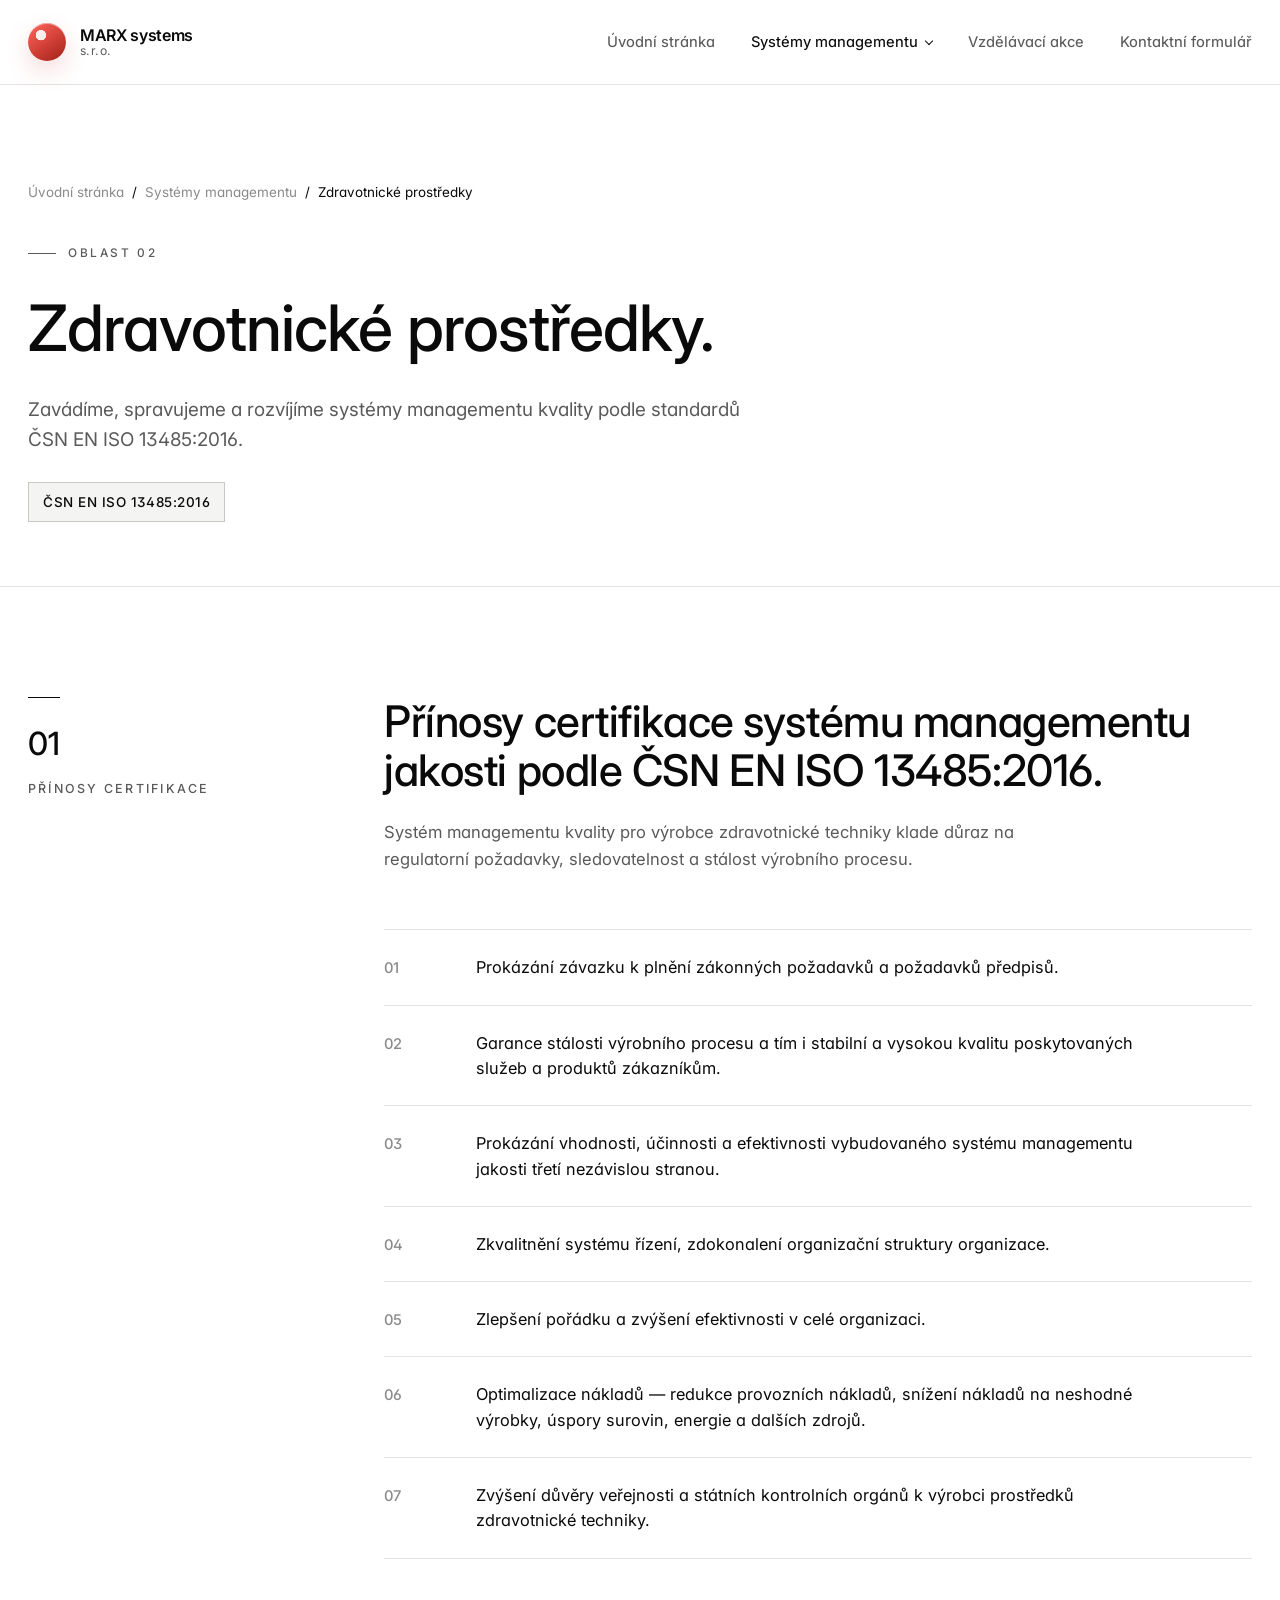
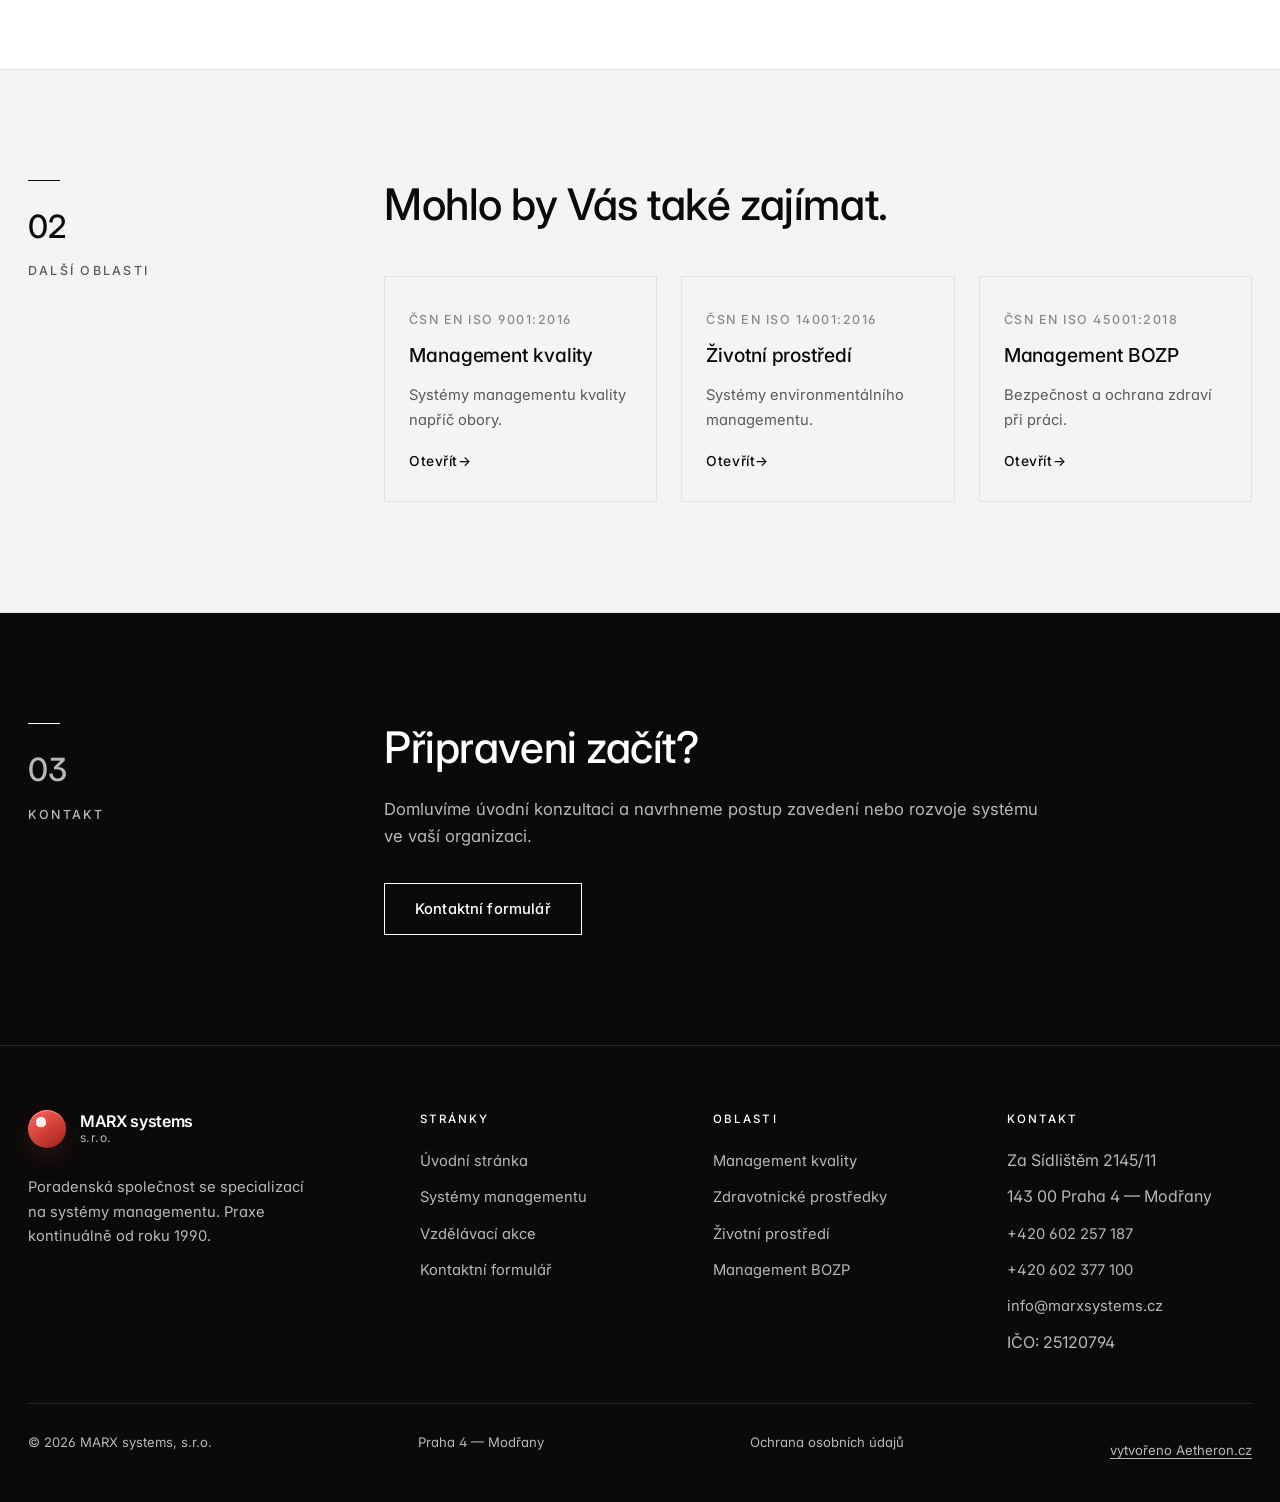
<file: zdravotnicke-prostredky.html>
<!DOCTYPE html>
<html lang="cs">
<head>
  <meta charset="UTF-8" />
  <meta name="viewport" content="width=device-width, initial-scale=1.0" />
  <title>Zdravotnické prostředky — MARX systems, s.r.o.</title>
  <meta name="description" content="Systémy managementu kvality pro zdravotnické prostředky podle ČSN EN ISO 13485:2016." />
  <link rel="preconnect" href="https://fonts.googleapis.com" />
  <link rel="preconnect" href="https://fonts.gstatic.com" crossorigin />
  <link href="https://fonts.googleapis.com/css2?family=Fraunces:opsz,wght@9..144,300;9..144,400;9..144,500&family=Inter:wght@400;450;500;600&display=swap" rel="stylesheet" />
  <link rel="stylesheet" href="styles.css" />
</head>
<body>
  <header class="site-header">
    <div class="container header-row">
      <a class="brand" href="index.html"><span class="brand-mark" aria-hidden="true"></span><span class="brand-text"><strong>MARX systems</strong><small>s.r.o.</small></span></a>
      <nav class="site-nav">
        <a href="index.html">Úvodní stránka</a>
        <div class="nav-item">
          <a href="systemy-managementu.html" class="active">Systémy managementu</a>
          <div class="nav-dropdown">
            <a href="management-kvality.html">Management kvality</a>
            <a href="zdravotnicke-prostredky.html">Zdravotnické prostředky</a>
            <a href="zivotni-prostredi.html">Životní prostředí</a>
            <a href="management-bozp.html">Management BOZP</a>
          </div>
        </div>
        <a href="vzdelavaci-akce.html">Vzdělávací akce</a>
        <a href="kontakt.html">Kontaktní formulář</a>
      </nav>
    </div>
  </header>

  <main>
    <section class="page-hero">
      <div class="container">
        <nav class="breadcrumb">
          <a href="index.html">Úvodní stránka</a><span>/</span><a href="systemy-managementu.html">Systémy managementu</a><span>/</span><span>Zdravotnické prostředky</span>
        </nav>
        <p class="eyebrow">Oblast 02</p>
        <h1>Zdravotnické prostředky.</h1>
        <p class="lead">Zavádíme, spravujeme a rozvíjíme systémy managementu kvality podle standardů ČSN EN ISO 13485:2016.</p>
        <span class="standard">ČSN EN ISO 13485:2016</span>
      </div>
    </section>

    <section class="section">
      <div class="container two-col">
        <aside class="col-label">
          <div class="rule"></div>
          <span class="num">01</span>
          <p class="lbl">Přínosy certifikace</p>
        </aside>
        <div class="col-body">
          <h2>Přínosy certifikace systému managementu jakosti podle ČSN EN ISO 13485:2016.</h2>
          <p>Systém managementu kvality pro výrobce zdravotnické techniky klade důraz na regulatorní požadavky, sledovatelnost a stálost výrobního procesu.</p>
          <ol class="benefits">
            <li><span class="b-num">01</span><p>Prokázání závazku k plnění zákonných požadavků a požadavků předpisů.</p></li>
            <li><span class="b-num">02</span><p>Garance stálosti výrobního procesu a tím i stabilní a vysokou kvalitu poskytovaných služeb a produktů zákazníkům.</p></li>
            <li><span class="b-num">03</span><p>Prokázání vhodnosti, účinnosti a efektivnosti vybudovaného systému managementu jakosti třetí nezávislou stranou.</p></li>
            <li><span class="b-num">04</span><p>Zkvalitnění systému řízení, zdokonalení organizační struktury organizace.</p></li>
            <li><span class="b-num">05</span><p>Zlepšení pořádku a zvýšení efektivnosti v celé organizaci.</p></li>
            <li><span class="b-num">06</span><p>Optimalizace nákladů — redukce provozních nákladů, snížení nákladů na neshodné výrobky, úspory surovin, energie a dalších zdrojů.</p></li>
            <li><span class="b-num">07</span><p>Zvýšení důvěry veřejnosti a státních kontrolních orgánů k výrobci prostředků zdravotnické techniky.</p></li>
          </ol>
        </div>
      </div>
    </section>

    <section class="section bg-alt">
      <div class="container two-col">
        <aside class="col-label">
          <div class="rule"></div>
          <span class="num">02</span>
          <p class="lbl">Další oblasti</p>
        </aside>
        <div class="col-body">
          <h2>Mohlo by Vás také zajímat.</h2>
          <div class="related">
            <a href="management-kvality.html">
              <span class="r-iso">ČSN EN ISO 9001:2016</span>
              <h4>Management kvality</h4>
              <p>Systémy managementu kvality napříč obory.</p>
              <span class="r-arrow">Otevřít</span>
            </a>
            <a href="zivotni-prostredi.html">
              <span class="r-iso">ČSN EN ISO 14001:2016</span>
              <h4>Životní prostředí</h4>
              <p>Systémy environmentálního managementu.</p>
              <span class="r-arrow">Otevřít</span>
            </a>
            <a href="management-bozp.html">
              <span class="r-iso">ČSN EN ISO 45001:2018</span>
              <h4>Management BOZP</h4>
              <p>Bezpečnost a ochrana zdraví při práci.</p>
              <span class="r-arrow">Otevřít</span>
            </a>
          </div>
        </div>
      </div>
    </section>

    <section class="section section-dark">
      <div class="container two-col">
        <aside class="col-label"><div class="rule"></div><span class="num">03</span><p class="lbl">Kontakt</p></aside>
        <div class="col-body">
          <h2>Připraveni začít?</h2>
          <p>Domluvíme úvodní konzultaci a navrhneme postup zavedení nebo rozvoje systému ve vaší organizaci.</p>
          <p style="margin-top:32px"><a class="button button-ghost on-dark" href="kontakt.html">Kontaktní formulář</a></p>
        </div>
      </div>
    </section>
  </main>

  <footer class="site-footer">
    <div class="container">
      <div class="footer-grid">
        <div class="footer-brand">
          <a class="brand brand-footer" href="index.html"><span class="brand-mark" aria-hidden="true"></span><span class="brand-text"><strong>MARX systems</strong><small>s.r.o.</small></span></a>
          <p>Poradenská společnost se specializací na systémy managementu. Praxe kontinuálně od roku 1990.</p>
        </div>
        <div class="footer-col"><h5>Stránky</h5><ul><li><a href="index.html">Úvodní stránka</a></li><li><a href="systemy-managementu.html">Systémy managementu</a></li><li><a href="vzdelavaci-akce.html">Vzdělávací akce</a></li><li><a href="kontakt.html">Kontaktní formulář</a></li></ul></div>
        <div class="footer-col"><h5>Oblasti</h5><ul><li><a href="management-kvality.html">Management kvality</a></li><li><a href="zdravotnicke-prostredky.html">Zdravotnické prostředky</a></li><li><a href="zivotni-prostredi.html">Životní prostředí</a></li><li><a href="management-bozp.html">Management BOZP</a></li></ul></div>
        <div class="footer-col"><h5>Kontakt</h5><ul><li>Za Sídlištěm 2145/11</li><li>143 00 Praha 4 — Modřany</li><li><a href="tel:+420602257187">+420 602 257 187</a></li>
            <li><a href="tel:+420602377100">+420 602 377 100</a></li>
            <li><a href="mailto:info@marxsystems.cz">info@marxsystems.cz</a></li>
            <li>IČO: 25120794</li></ul></div>
      </div>
      <div class="footer-base"><p>© 2026 MARX systems, s.r.o.</p><p>Praha 4 — Modřany</p><p><a href="ochrana-osobnich-udaju.html">Ochrana osobních údajů</a></p><p><a class="footer-credit" href="https://aetheron.cz">vytvořeno Aetheron.cz</a></p></div>
    </div>
  </footer>
</body>
</html>
</file>
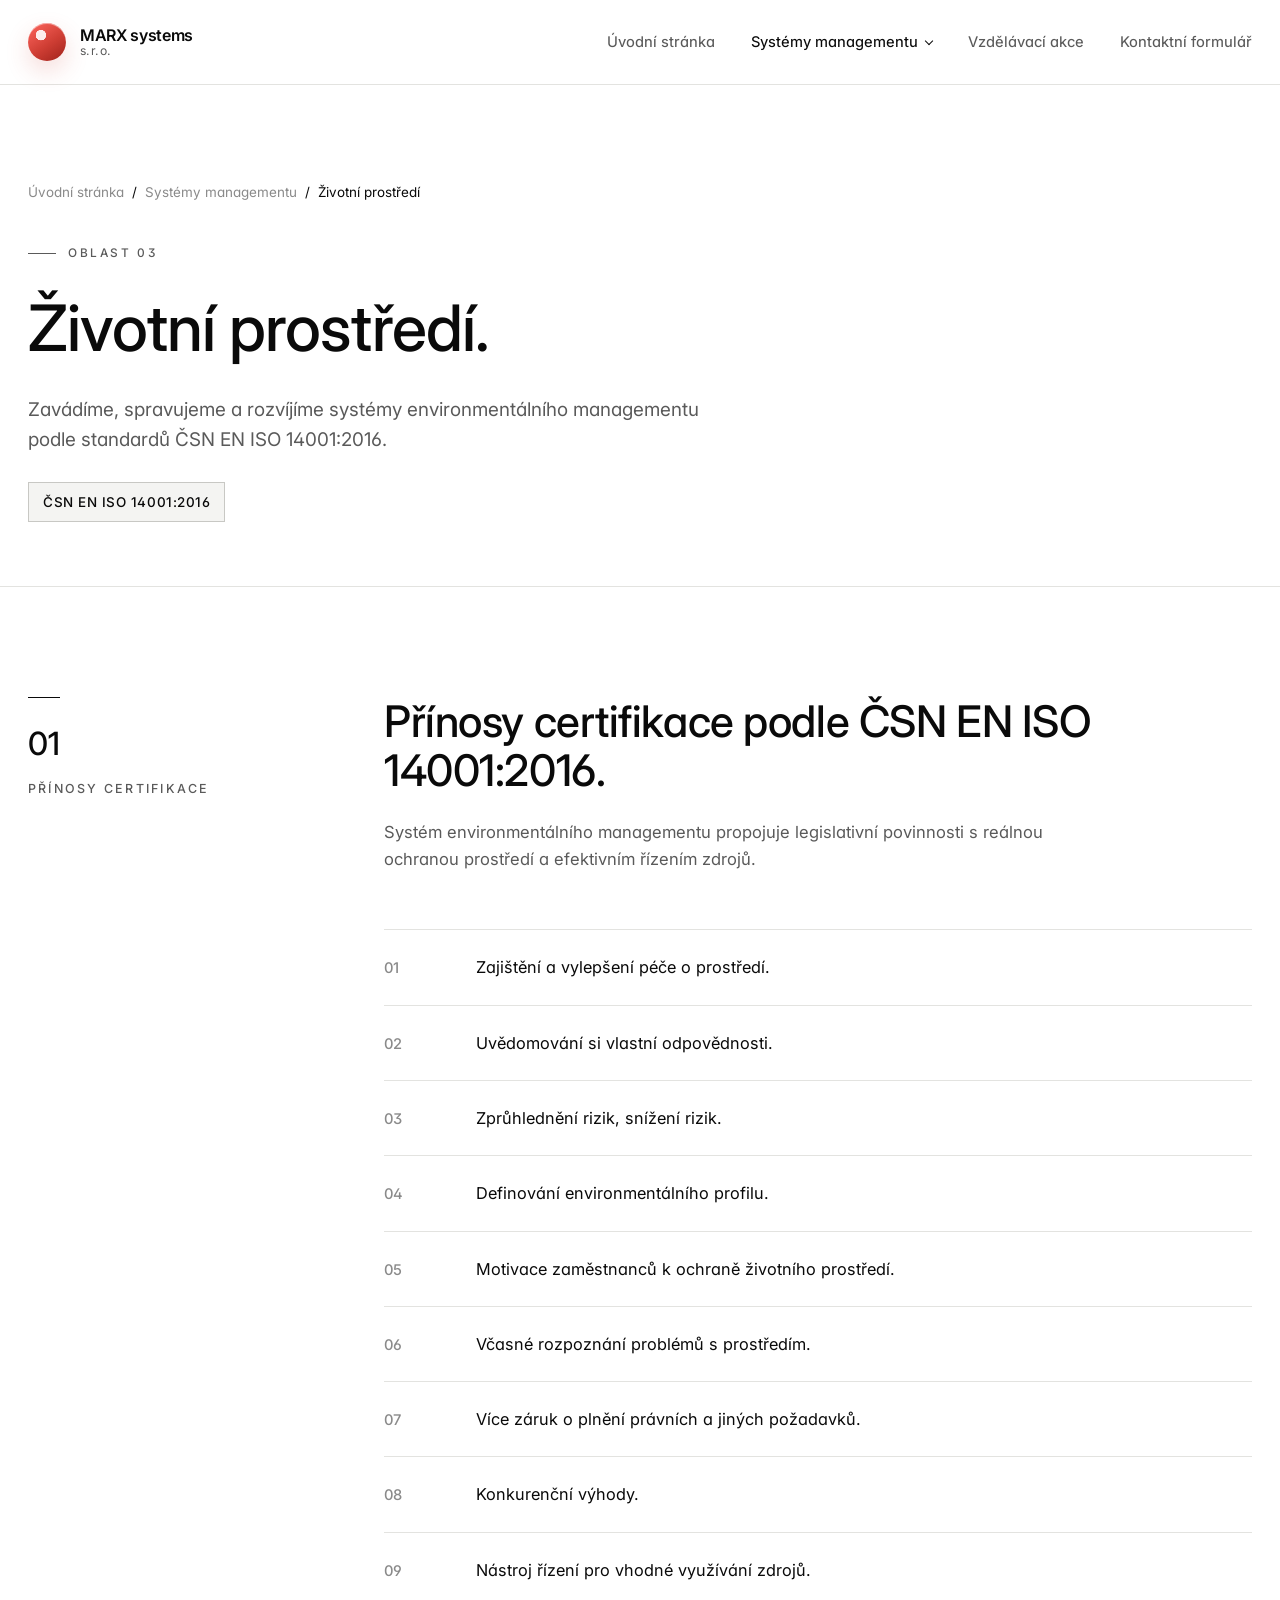
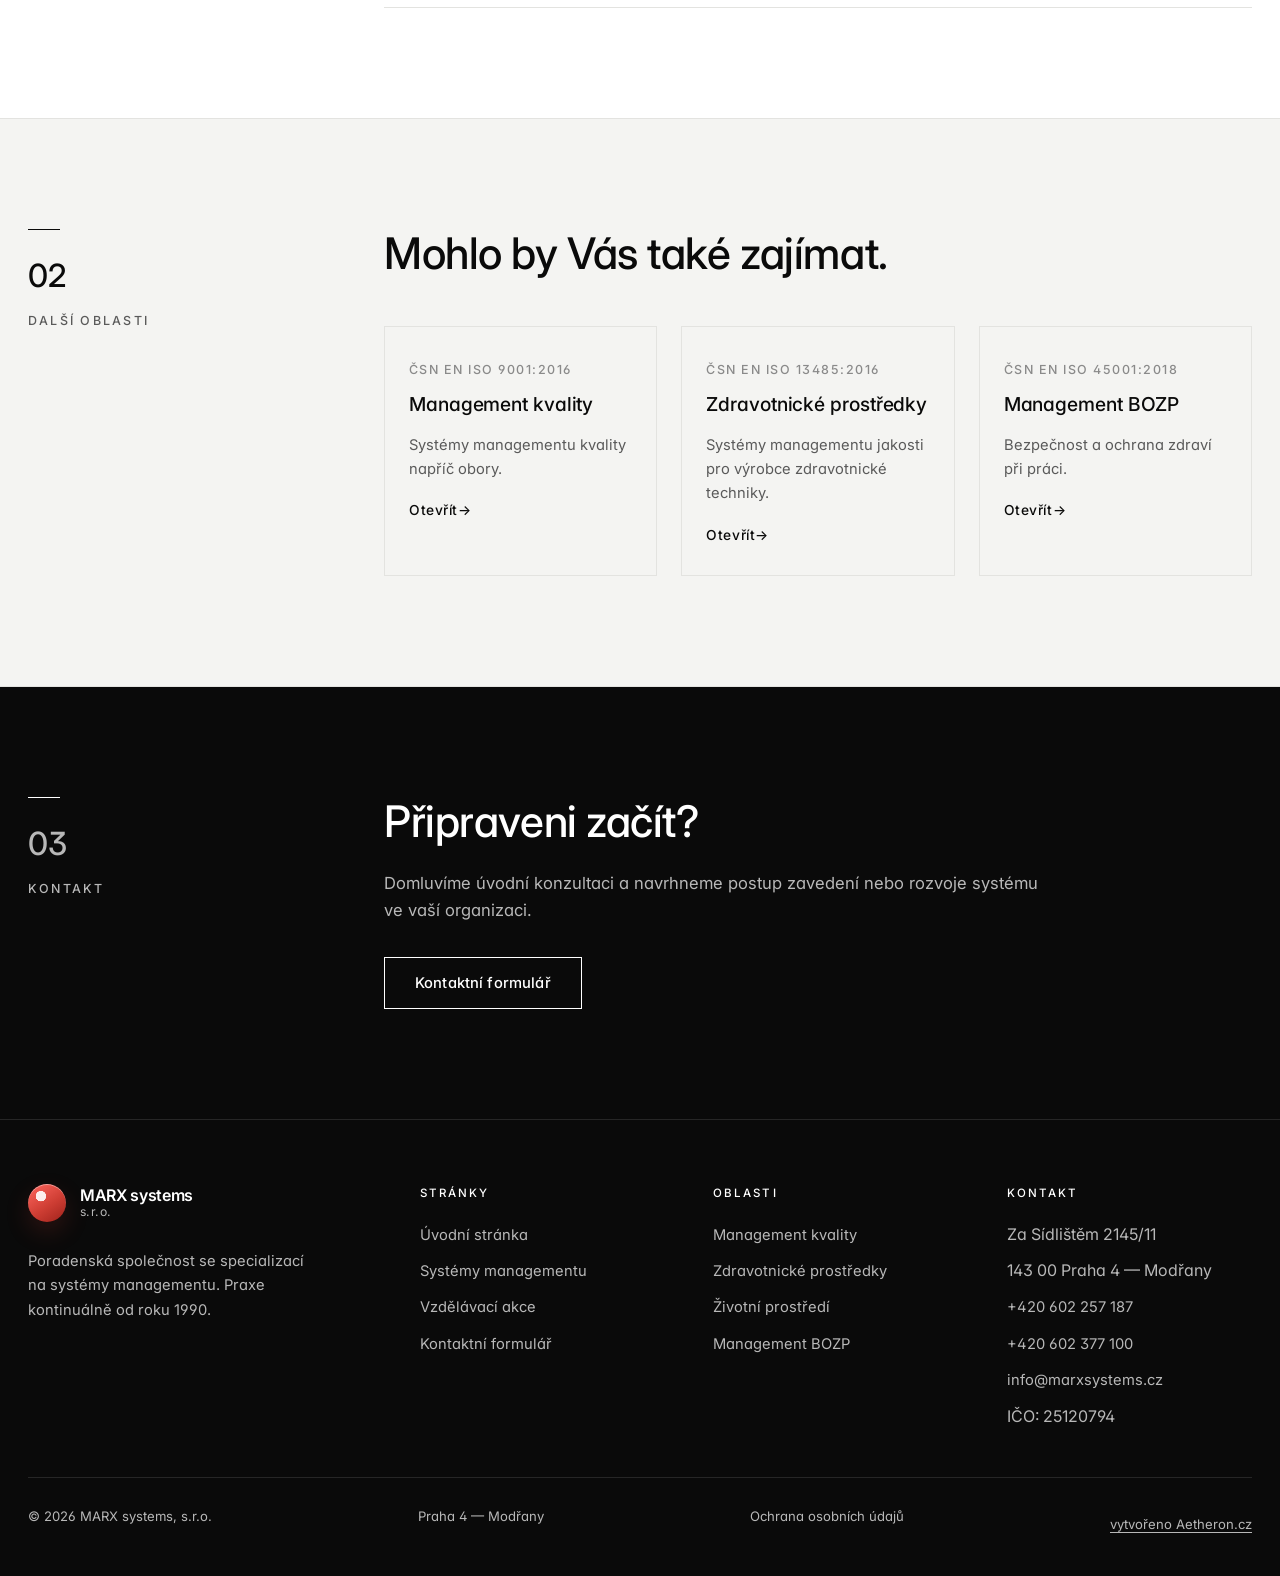
<file: zivotni-prostredi.html>
<!DOCTYPE html>
<html lang="cs">
<head>
  <meta charset="UTF-8" />
  <meta name="viewport" content="width=device-width, initial-scale=1.0" />
  <title>Životní prostředí — MARX systems, s.r.o.</title>
  <meta name="description" content="Systémy environmentálního managementu podle ČSN EN ISO 14001:2016." />
  <link rel="preconnect" href="https://fonts.googleapis.com" />
  <link rel="preconnect" href="https://fonts.gstatic.com" crossorigin />
  <link href="https://fonts.googleapis.com/css2?family=Fraunces:opsz,wght@9..144,300;9..144,400;9..144,500&family=Inter:wght@400;450;500;600&display=swap" rel="stylesheet" />
  <link rel="stylesheet" href="styles.css" />
</head>
<body>
  <header class="site-header">
    <div class="container header-row">
      <a class="brand" href="index.html"><span class="brand-mark" aria-hidden="true"></span><span class="brand-text"><strong>MARX systems</strong><small>s.r.o.</small></span></a>
      <nav class="site-nav">
        <a href="index.html">Úvodní stránka</a>
        <div class="nav-item">
          <a href="systemy-managementu.html" class="active">Systémy managementu</a>
          <div class="nav-dropdown">
            <a href="management-kvality.html">Management kvality</a>
            <a href="zdravotnicke-prostredky.html">Zdravotnické prostředky</a>
            <a href="zivotni-prostredi.html">Životní prostředí</a>
            <a href="management-bozp.html">Management BOZP</a>
          </div>
        </div>
        <a href="vzdelavaci-akce.html">Vzdělávací akce</a>
        <a href="kontakt.html">Kontaktní formulář</a>
      </nav>
    </div>
  </header>

  <main>
    <section class="page-hero">
      <div class="container">
        <nav class="breadcrumb">
          <a href="index.html">Úvodní stránka</a><span>/</span><a href="systemy-managementu.html">Systémy managementu</a><span>/</span><span>Životní prostředí</span>
        </nav>
        <p class="eyebrow">Oblast 03</p>
        <h1>Životní prostředí.</h1>
        <p class="lead">Zavádíme, spravujeme a rozvíjíme systémy environmentálního managementu podle standardů ČSN EN ISO 14001:2016.</p>
        <span class="standard">ČSN EN ISO 14001:2016</span>
      </div>
    </section>

    <section class="section">
      <div class="container two-col">
        <aside class="col-label">
          <div class="rule"></div>
          <span class="num">01</span>
          <p class="lbl">Přínosy certifikace</p>
        </aside>
        <div class="col-body">
          <h2>Přínosy certifikace podle ČSN EN ISO 14001:2016.</h2>
          <p>Systém environmentálního managementu propojuje legislativní povinnosti s reálnou ochranou prostředí a efektivním řízením zdrojů.</p>
          <ol class="benefits">
            <li><span class="b-num">01</span><p>Zajištění a vylepšení péče o prostředí.</p></li>
            <li><span class="b-num">02</span><p>Uvědomování si vlastní odpovědnosti.</p></li>
            <li><span class="b-num">03</span><p>Zprůhlednění rizik, snížení rizik.</p></li>
            <li><span class="b-num">04</span><p>Definování environmentálního profilu.</p></li>
            <li><span class="b-num">05</span><p>Motivace zaměstnanců k ochraně životního prostředí.</p></li>
            <li><span class="b-num">06</span><p>Včasné rozpoznání problémů s prostředím.</p></li>
            <li><span class="b-num">07</span><p>Více záruk o plnění právních a jiných požadavků.</p></li>
            <li><span class="b-num">08</span><p>Konkurenční výhody.</p></li>
            <li><span class="b-num">09</span><p>Nástroj řízení pro vhodné využívání zdrojů.</p></li>
          </ol>
        </div>
      </div>
    </section>

    <section class="section bg-alt">
      <div class="container two-col">
        <aside class="col-label"><div class="rule"></div><span class="num">02</span><p class="lbl">Další oblasti</p></aside>
        <div class="col-body">
          <h2>Mohlo by Vás také zajímat.</h2>
          <div class="related">
            <a href="management-kvality.html"><span class="r-iso">ČSN EN ISO 9001:2016</span><h4>Management kvality</h4><p>Systémy managementu kvality napříč obory.</p><span class="r-arrow">Otevřít</span></a>
            <a href="zdravotnicke-prostredky.html"><span class="r-iso">ČSN EN ISO 13485:2016</span><h4>Zdravotnické prostředky</h4><p>Systémy managementu jakosti pro výrobce zdravotnické techniky.</p><span class="r-arrow">Otevřít</span></a>
            <a href="management-bozp.html"><span class="r-iso">ČSN EN ISO 45001:2018</span><h4>Management BOZP</h4><p>Bezpečnost a ochrana zdraví při práci.</p><span class="r-arrow">Otevřít</span></a>
          </div>
        </div>
      </div>
    </section>

    <section class="section section-dark">
      <div class="container two-col">
        <aside class="col-label"><div class="rule"></div><span class="num">03</span><p class="lbl">Kontakt</p></aside>
        <div class="col-body">
          <h2>Připraveni začít?</h2>
          <p>Domluvíme úvodní konzultaci a navrhneme postup zavedení nebo rozvoje systému ve vaší organizaci.</p>
          <p style="margin-top:32px"><a class="button button-ghost on-dark" href="kontakt.html">Kontaktní formulář</a></p>
        </div>
      </div>
    </section>
  </main>

  <footer class="site-footer">
    <div class="container">
      <div class="footer-grid">
        <div class="footer-brand">
          <a class="brand brand-footer" href="index.html"><span class="brand-mark" aria-hidden="true"></span><span class="brand-text"><strong>MARX systems</strong><small>s.r.o.</small></span></a>
          <p>Poradenská společnost se specializací na systémy managementu. Praxe kontinuálně od roku 1990.</p>
        </div>
        <div class="footer-col"><h5>Stránky</h5><ul><li><a href="index.html">Úvodní stránka</a></li><li><a href="systemy-managementu.html">Systémy managementu</a></li><li><a href="vzdelavaci-akce.html">Vzdělávací akce</a></li><li><a href="kontakt.html">Kontaktní formulář</a></li></ul></div>
        <div class="footer-col"><h5>Oblasti</h5><ul><li><a href="management-kvality.html">Management kvality</a></li><li><a href="zdravotnicke-prostredky.html">Zdravotnické prostředky</a></li><li><a href="zivotni-prostredi.html">Životní prostředí</a></li><li><a href="management-bozp.html">Management BOZP</a></li></ul></div>
        <div class="footer-col"><h5>Kontakt</h5><ul><li>Za Sídlištěm 2145/11</li><li>143 00 Praha 4 — Modřany</li><li><a href="tel:+420602257187">+420 602 257 187</a></li>
            <li><a href="tel:+420602377100">+420 602 377 100</a></li>
            <li><a href="mailto:info@marxsystems.cz">info@marxsystems.cz</a></li>
            <li>IČO: 25120794</li></ul></div>
      </div>
      <div class="footer-base"><p>© 2026 MARX systems, s.r.o.</p><p>Praha 4 — Modřany</p><p><a href="ochrana-osobnich-udaju.html">Ochrana osobních údajů</a></p><p><a class="footer-credit" href="https://aetheron.cz">vytvořeno Aetheron.cz</a></p></div>
    </div>
  </footer>
</body>
</html>
</file>
<file: styles.css>
:root {
  --bg: #ffffff;
  --bg-alt: #f4f4f2;
  --bg-dark: #0a0a0a;
  --text: #0a0a0a;
  --text-inverse: #ffffff;
  --muted: #5a5a5a;
  --muted-2: #8a8a8a;
  --muted-light: #b8b8b8;
  --line: #e3e3e0;
  --line-strong: #c8c8c4;
  --line-dark: #262626;
  --container: 1280px;
  --container-narrow: 920px;
}

*, *::before, *::after { box-sizing: border-box; }

html { scroll-behavior: smooth; }

body {
  margin: 0;
  min-width: 320px;
  font-family: "Inter", -apple-system, BlinkMacSystemFont, sans-serif;
  font-weight: 400;
  color: var(--text);
  background: var(--bg);
  line-height: 1.65;
  -webkit-font-smoothing: antialiased;
  -moz-osx-font-smoothing: grayscale;
  font-feature-settings: "ss01", "cv11";
}

a { color: inherit; text-decoration: none; }
img { display: block; max-width: 100%; }

.container {
  width: min(calc(100% - 56px), var(--container));
  margin: 0 auto;
}

.container-narrow {
  width: min(calc(100% - 56px), var(--container-narrow));
  margin: 0 auto;
}

/* ---------- HEADER ---------- */
.site-header {
  position: sticky;
  top: 0;
  z-index: 50;
  background: rgba(255, 255, 255, 0.88);
  backdrop-filter: blur(20px);
  -webkit-backdrop-filter: blur(20px);
  border-bottom: 1px solid var(--line);
}

.header-row {
  display: flex;
  align-items: center;
  justify-content: space-between;
  gap: 24px;
  padding: 22px 0;
}

.brand {
  display: inline-flex;
  align-items: center;
  gap: 14px;
}

.brand-mark {
  width: 38px;
  height: 38px;
  border-radius: 50%;
  background:
    radial-gradient(circle at 34% 32%, rgba(255, 255, 255, 0.9) 0 14%, transparent 15%),
    linear-gradient(145deg, #ff675f 0%, #cf3e34 55%, #9f221b 100%);
  box-shadow:
    inset 0 1px 0 rgba(255, 255, 255, 0.46),
    0 10px 24px rgba(207, 62, 52, 0.18);
  flex-shrink: 0;
}

.brand-text {
  display: flex;
  flex-direction: column;
  line-height: 1.1;
}

.brand-text strong {
  font-size: 1rem;
  font-weight: 600;
  letter-spacing: -0.02em;
  color: var(--text);
}

.brand-text small {
  color: var(--muted);
  font-size: 0.76rem;
  letter-spacing: 0.04em;
}

/* Nav */
.site-nav {
  display: flex;
  align-items: center;
  gap: 36px;
  color: var(--muted);
  font-size: 0.92rem;
  font-weight: 450;
}

.site-nav > a,
.site-nav > .nav-item > a {
  transition: color 160ms ease;
  padding: 8px 0;
  display: inline-block;
}

.site-nav a:hover,
.site-nav a:focus-visible,
.site-nav a.active {
  color: var(--text);
}

.nav-item {
  position: relative;
}

.nav-item > a::after {
  content: "";
  display: inline-block;
  margin-left: 8px;
  width: 6px;
  height: 6px;
  border-right: 1.4px solid currentColor;
  border-bottom: 1.4px solid currentColor;
  transform: translateY(-3px) rotate(45deg);
  transition: transform 200ms ease;
}

.nav-item:hover > a::after,
.nav-item:focus-within > a::after {
  transform: translateY(0) rotate(225deg);
}

.nav-dropdown {
  position: absolute;
  top: 100%;
  left: -20px;
  min-width: 280px;
  background: var(--bg);
  border: 1px solid var(--line);
  padding: 12px 0;
  opacity: 0;
  visibility: hidden;
  transform: translateY(-6px);
  transition: opacity 180ms ease, transform 180ms ease, visibility 180ms;
  box-shadow: 0 24px 48px rgba(0, 0, 0, 0.08);
}

.nav-item:hover .nav-dropdown,
.nav-item:focus-within .nav-dropdown {
  opacity: 1;
  visibility: visible;
  transform: translateY(0);
}

.nav-dropdown a {
  display: block;
  padding: 12px 24px;
  font-size: 0.92rem;
  color: var(--muted);
  transition: background-color 140ms ease, color 140ms ease;
}

.nav-dropdown a:hover {
  background: var(--bg-alt);
  color: var(--text);
}

/* ---------- TYPOGRAPHY ---------- */
.display, h1, h2 {
  font-family: "Inter", -apple-system, BlinkMacSystemFont, sans-serif;
  font-weight: 500;
  letter-spacing: -0.01em;
  line-height: 1.12;
  margin: 0;
}

h1 {
  font-size: clamp(2.4rem, 5.6vw, 4.8rem);
  letter-spacing: -0.015em;
}

h2 {
  font-size: clamp(1.8rem, 3.4vw, 2.8rem);
  margin-bottom: 24px;
}

h3 {
  font-family: "Inter", sans-serif;
  font-size: 1.05rem;
  font-weight: 600;
  letter-spacing: 0;
  margin: 0 0 10px;
}

h4 {
  font-family: "Inter", sans-serif;
  font-weight: 500;
  font-size: 1.5rem;
  letter-spacing: -0.005em;
  margin: 0 0 12px;
}

.eyebrow {
  display: inline-flex;
  align-items: center;
  gap: 12px;
  margin: 0 0 28px;
  color: var(--muted);
  font-size: 0.74rem;
  font-weight: 500;
  letter-spacing: 0.22em;
  text-transform: uppercase;
}

.eyebrow::before {
  content: "";
  width: 28px;
  height: 1px;
  background: var(--muted);
}

.eyebrow.no-rule::before { display: none; }

.lead {
  max-width: 60ch;
  margin: 32px 0 0;
  font-size: 1.18rem;
  color: var(--muted);
  font-weight: 400;
  line-height: 1.55;
}

p { margin: 0 0 16px; }
p:last-child { margin-bottom: 0; }

/* ---------- BUTTONS ---------- */
.button {
  display: inline-flex;
  align-items: center;
  justify-content: center;
  gap: 10px;
  min-height: 52px;
  padding: 0 30px;
  border: 1px solid transparent;
  font-family: inherit;
  font-size: 0.92rem;
  font-weight: 500;
  letter-spacing: 0.01em;
  cursor: pointer;
  transition: background-color 200ms ease, color 200ms ease, border-color 200ms ease;
}

.button-primary {
  background: var(--text);
  color: var(--text-inverse);
}
.button-primary:hover { background: #2a2a2a; }

.button-ghost {
  background: transparent;
  color: var(--text);
  border-color: var(--text);
}
.button-ghost:hover {
  background: var(--text);
  color: var(--text-inverse);
}

.button-ghost.on-dark {
  color: var(--text-inverse);
  border-color: var(--text-inverse);
}
.button-ghost.on-dark:hover {
  background: var(--text-inverse);
  color: var(--text);
}

.button .arrow::after {
  content: "→";
  display: inline-block;
  transition: transform 200ms ease;
}
.button:hover .arrow::after { transform: translateX(4px); }

/* ---------- HERO ---------- */
.hero {
  padding: 20px 0 110px;
  border-bottom: 1px solid var(--line);
  position: relative;
}

.hero-grid {
  display: grid;
  grid-template-columns: minmax(0, 1.05fr) minmax(0, 0.95fr);
  gap: 80px;
  align-items: center;
}

.hero-copy { max-width: 100%; }

.hero h1 {
  max-width: 16ch;
}

.hero-visual {
  position: relative;
  border: 1px solid var(--line);
  background: var(--bg);
  padding: 0;
  overflow: hidden;
  box-shadow: 0 24px 60px rgba(10, 10, 10, 0.05);
}

.hero-visual::before {
  content: "";
  position: absolute;
  inset: 0;
  pointer-events: none;
  background: linear-gradient(180deg, rgba(244,244,242,0) 0%, rgba(244,244,242,0.35) 100%);
  z-index: 1;
}

.hero-visual svg {
  display: block;
  width: 100%;
  height: auto;
  position: relative;
  z-index: 0;
}

.hero-actions {
  display: flex;
  flex-wrap: wrap;
  gap: 12px;
  margin-top: 48px;
}

.hero-meta {
  display: grid;
  grid-template-columns: repeat(4, 1fr);
  gap: 0;
  margin-top: 96px;
  padding-top: 32px;
  border-top: 1px solid var(--line);
}

.hero-meta > div {
  padding-right: 24px;
}

.hero-meta .meta-label {
  display: block;
  font-size: 0.72rem;
  font-weight: 500;
  letter-spacing: 0.16em;
  text-transform: uppercase;
  color: var(--muted-2);
  margin-bottom: 12px;
}

.hero-meta .meta-value {
  font-family: "Inter", sans-serif;
  font-weight: 500;
  font-size: 1.5rem;
  letter-spacing: -0.005em;
}

.hero-meta .meta-sub {
  display: block;
  font-family: "Inter", sans-serif;
  font-size: 0.86rem;
  color: var(--muted);
  margin-top: 4px;
}

/* Page hero — for subpages */
.page-hero {
  padding: 96px 0 64px;
  border-bottom: 1px solid var(--line);
  background: var(--bg);
}

.page-hero .breadcrumb {
  display: flex;
  gap: 8px;
  font-size: 0.84rem;
  color: var(--muted-2);
  margin-bottom: 32px;
}

.page-hero .breadcrumb a:hover { color: var(--text); }
.page-hero .breadcrumb span { color: var(--text); }

.page-hero h1 {
  font-size: clamp(2.4rem, 5vw, 4.4rem);
  max-width: 22ch;
}

.page-hero .standard {
  display: inline-block;
  margin-top: 28px;
  padding: 8px 14px;
  border: 1px solid var(--line-strong);
  font-size: 0.84rem;
  font-weight: 500;
  letter-spacing: 0.04em;
  color: var(--text);
  background: var(--bg-alt);
}

/* ---------- SECTIONS ---------- */
.section {
  padding: 110px 0;
  border-bottom: 1px solid var(--line);
}

.section.tight { padding: 80px 0; }
.section.bg-alt { background: var(--bg-alt); }

.two-col {
  display: grid;
  grid-template-columns: 260px 1fr;
  gap: 96px;
  align-items: start;
}

.col-label {
  position: sticky;
  top: 110px;
  display: flex;
  flex-direction: column;
  gap: 8px;
}

.col-label .num {
  font-family: "Inter", sans-serif;
  font-weight: 500;
  font-size: 2rem;
  letter-spacing: -0.01em;
  color: var(--text);
}

.col-label .lbl {
  font-size: 0.78rem;
  font-weight: 500;
  letter-spacing: 0.18em;
  text-transform: uppercase;
  color: var(--muted);
  margin: 0;
}

.col-label .rule {
  width: 32px;
  height: 1px;
  background: var(--text);
  margin-bottom: 12px;
}

.col-body p {
  font-size: 1.04rem;
  color: var(--muted);
  max-width: 66ch;
}

.col-body p strong { color: var(--text); font-weight: 500; }

/* ---------- HOMEPAGE — Services strip ---------- */
.services-list {
  list-style: none;
  margin: 56px 0 0;
  padding: 0;
}

.services-list li {
  display: grid;
  grid-template-columns: 80px 1fr auto;
  gap: 32px;
  align-items: center;
  padding: 32px 0;
  border-top: 1px solid var(--line);
  transition: padding 240ms ease;
}

.services-list li:last-child { border-bottom: 1px solid var(--line); }

.services-list li:hover { padding-left: 12px; }

.services-list .num {
  font-family: "Inter", sans-serif;
  font-weight: 500;
  font-size: 1.2rem;
  color: var(--muted-2);
}

.services-list h3 {
  margin: 0 0 6px;
  font-size: 1.25rem;
  font-weight: 500;
  letter-spacing: -0.01em;
}

.services-list p {
  margin: 0;
  color: var(--muted);
  font-size: 0.98rem;
}

.services-list .arrow-cell {
  font-family: "Inter", sans-serif;
  font-size: 1.3rem;
  color: var(--text);
}

/* ---------- AREAS GRID (homepage) ---------- */
.areas-grid {
  display: grid;
  grid-template-columns: repeat(2, 1fr);
  gap: 1px;
  margin-top: 56px;
  background: var(--line);
  border: 1px solid var(--line);
}

.areas-grid article {
  background: var(--bg);
  padding: 44px 40px;
  transition: background-color 220ms ease;
  display: flex;
  flex-direction: column;
  gap: 12px;
}

.areas-grid article:hover { background: var(--bg-alt); }

.areas-grid .area-num {
  font-family: "Inter", sans-serif;
  font-size: 0.88rem;
  font-weight: 500;
  color: var(--muted-2);
  letter-spacing: 0.06em;
  margin-bottom: 8px;
}

.areas-grid h3 {
  font-family: "Inter", sans-serif;
  font-weight: 500;
  font-size: 1.5rem;
  letter-spacing: -0.005em;
  margin: 0;
}

.areas-grid .iso {
  font-family: "Inter", sans-serif;
  font-size: 0.82rem;
  font-weight: 500;
  color: var(--muted-2);
  letter-spacing: 0.06em;
  margin: 2px 0 0;
}

.areas-grid p {
  margin: 8px 0 0;
  color: var(--muted);
  font-size: 0.98rem;
}

.areas-grid .area-link {
  margin-top: auto;
  padding-top: 20px;
  font-size: 0.86rem;
  font-weight: 500;
  letter-spacing: 0.04em;
  color: var(--text);
  display: inline-flex;
  align-items: center;
  gap: 8px;
}

.areas-grid .area-link::after {
  content: "→";
  transition: transform 200ms ease;
}

.areas-grid article:hover .area-link::after { transform: translateX(4px); }

/* ---------- BENEFITS LIST (subpages) ---------- */
.benefits {
  margin: 56px 0 0;
  list-style: none;
  padding: 0;
  display: grid;
  grid-template-columns: 1fr;
  gap: 0;
}

.benefits li {
  display: grid;
  grid-template-columns: 60px 1fr;
  gap: 32px;
  padding: 24px 0;
  border-top: 1px solid var(--line);
  align-items: baseline;
}

.benefits li:last-child { border-bottom: 1px solid var(--line); }

.benefits .b-num {
  font-family: "Inter", sans-serif;
  font-weight: 500;
  font-size: 0.92rem;
  color: var(--muted-2);
  padding-top: 2px;
}

.benefits p {
  margin: 0;
  font-size: 1.02rem;
  color: var(--text);
  line-height: 1.55;
}

/* Pull quote */
.pull-quote {
  margin: 80px 0 0;
  padding: 48px 0;
  border-top: 1px solid var(--line);
  border-bottom: 1px solid var(--line);
}

.pull-quote p {
  font-family: "Inter", sans-serif;
  font-weight: 400;
  font-size: clamp(1.5rem, 2.4vw, 2.2rem);
  line-height: 1.3;
  letter-spacing: -0.01em;
  margin: 0;
  max-width: 32ch;
  color: var(--text);
}

/* Related sub-areas */
.related {
  display: grid;
  grid-template-columns: repeat(3, 1fr);
  gap: 24px;
  margin-top: 48px;
}

.related a {
  display: block;
  padding: 28px 24px;
  border: 1px solid var(--line);
  transition: border-color 200ms ease, transform 200ms ease;
}

.related a:hover {
  border-color: var(--text);
}

.related .r-iso {
  font-size: 0.78rem;
  font-weight: 500;
  letter-spacing: 0.12em;
  color: var(--muted-2);
  text-transform: uppercase;
}

.related h4 {
  font-size: 1.2rem;
  margin: 8px 0 12px;
}

.related p {
  font-size: 0.92rem;
  color: var(--muted);
  margin: 0;
}

.related .r-arrow {
  display: inline-block;
  margin-top: 18px;
  font-size: 0.86rem;
  font-weight: 500;
  letter-spacing: 0.04em;
}

.related .r-arrow::after {
  content: " →";
  transition: transform 200ms ease;
  display: inline-block;
}

/* ---------- COURSES (vzdelavaci) ---------- */
.courses {
  margin-top: 48px;
  display: grid;
  grid-template-columns: 1fr;
  gap: 0;
}

.courses .course {
  display: grid;
  grid-template-columns: 100px 1fr;
  gap: 40px;
  padding: 40px 0;
  border-top: 1px solid var(--line);
  align-items: start;
}

.courses .course:last-child { border-bottom: 1px solid var(--line); }

.courses .c-num {
  font-family: "Inter", sans-serif;
  font-weight: 500;
  font-size: 2.2rem;
  letter-spacing: -0.01em;
  color: var(--text);
  line-height: 1;
}

.courses h3 {
  font-family: "Inter", sans-serif;
  font-weight: 500;
  font-size: 1.4rem;
  margin: 0 0 12px;
  letter-spacing: -0.005em;
}

.courses p {
  color: var(--muted);
  font-size: 1.02rem;
  max-width: 66ch;
}

/* ---------- CONTACT (dark) ---------- */
.section-dark {
  background: var(--bg-dark);
  color: var(--text-inverse);
  border-bottom: none;
}

.section-dark h1,
.section-dark h2,
.section-dark h3,
.section-dark h4 {
  color: var(--text-inverse);
}

.section-dark p {
  color: var(--muted-light);
}

.section-dark .col-label .num,
.section-dark .col-label .lbl {
  color: var(--muted-light);
}

.section-dark .col-label .rule { background: var(--text-inverse); }

.section-dark .eyebrow { color: var(--muted-light); }
.section-dark .eyebrow::before { background: var(--muted-light); }

.contact-grid {
  display: grid;
  grid-template-columns: repeat(3, 1fr);
  gap: 48px;
  margin-top: 56px;
  padding-top: 48px;
  border-top: 1px solid var(--line-dark);
}

.contact-label {
  display: block;
  font-size: 0.74rem;
  font-weight: 500;
  letter-spacing: 0.18em;
  text-transform: uppercase;
  color: var(--muted-light);
  margin-bottom: 18px;
}

.contact-grid p {
  margin: 0;
  color: var(--text-inverse);
  font-size: 1rem;
  line-height: 1.8;
}

.contact-grid a {
  border-bottom: 1px solid transparent;
  transition: border-color 160ms ease;
}
.contact-grid a:hover { border-bottom-color: var(--text-inverse); }

/* ---------- FORM ---------- */
.form-card {
  display: grid;
  grid-template-columns: 1fr;
  gap: 20px;
  margin-top: 48px;
}

.form-row {
  display: grid;
  grid-template-columns: 1fr 1fr;
  gap: 20px;
}

.form-field {
  display: flex;
  flex-direction: column;
  gap: 8px;
}

.form-field label {
  font-size: 0.78rem;
  font-weight: 500;
  letter-spacing: 0.14em;
  text-transform: uppercase;
  color: var(--muted);
}

.form-field input,
.form-field textarea {
  background: transparent;
  border: 0;
  border-bottom: 1px solid var(--line-strong);
  padding: 12px 0;
  font-family: inherit;
  font-size: 1rem;
  color: var(--text);
  outline: none;
  transition: border-color 200ms ease;
}

.form-field input:focus,
.form-field textarea:focus {
  border-bottom-color: var(--text);
}

.form-field textarea {
  resize: vertical;
  min-height: 140px;
}

.form-actions {
  display: flex;
  justify-content: flex-start;
  margin-top: 12px;
}

/* ---------- FOOTER ---------- */
.site-footer {
  background: var(--bg-dark);
  color: var(--muted-light);
  padding: 64px 0 32px;
  border-top: 1px solid var(--line-dark);
}

.footer-grid {
  display: grid;
  grid-template-columns: 1.4fr 1fr 1fr 1fr;
  gap: 48px;
  padding-bottom: 48px;
  border-bottom: 1px solid var(--line-dark);
}

.footer-brand p {
  margin: 20px 0 0;
  color: var(--muted-light);
  font-size: 0.92rem;
  max-width: 32ch;
}

.brand-footer .brand-text strong { color: var(--text-inverse); }
.brand-footer .brand-text small { color: var(--muted-light); }

.footer-col h5 {
  font-size: 0.72rem;
  font-weight: 500;
  letter-spacing: 0.18em;
  text-transform: uppercase;
  color: var(--text-inverse);
  margin: 0 0 18px;
}

.footer-col ul {
  list-style: none;
  margin: 0;
  padding: 0;
  display: grid;
  gap: 10px;
}

.footer-col a {
  font-size: 0.92rem;
  color: var(--muted-light);
  transition: color 160ms ease;
}

.footer-col a:hover { color: var(--text-inverse); }

.footer-base {
  display: flex;
  justify-content: space-between;
  align-items: center;
  padding-top: 28px;
  font-size: 0.82rem;
  color: var(--muted-light);
  flex-wrap: wrap;
  gap: 12px;
}

/* ---------- RESPONSIVE ---------- */
@media (max-width: 1080px) {
  .hero-grid {
    grid-template-columns: 1fr;
    gap: 56px;
  }
  .hero-visual { max-width: 560px; margin: 0 auto; width: 100%; }

  .two-col {
    grid-template-columns: 1fr;
    gap: 32px;
  }
  .col-label {
    position: static;
    flex-direction: row;
    align-items: center;
    gap: 20px;
  }
  .col-label .rule { display: none; }
  .col-label .num { font-size: 1.6rem; }

  .hero-meta { grid-template-columns: repeat(2, 1fr); gap: 32px; }

  .footer-grid {
    grid-template-columns: 1fr 1fr;
    gap: 40px;
  }
}

@media (max-width: 820px) {
  .site-nav { display: none; }
  .areas-grid { grid-template-columns: 1fr; }
  .related { grid-template-columns: 1fr; }
  .contact-grid { grid-template-columns: 1fr; gap: 32px; }
  .form-row { grid-template-columns: 1fr; }

  .hero { padding: 80px 0 60px; }
  .section { padding: 64px 0; }
  .page-hero { padding: 64px 0 48px; }

  .services-list li {
    grid-template-columns: 50px 1fr;
  }
  .services-list .arrow-cell { display: none; }

  .courses .course {
    grid-template-columns: 1fr;
    gap: 8px;
  }
}

@media (max-width: 560px) {
  .hero-meta { grid-template-columns: 1fr; gap: 24px; }
  .footer-grid { grid-template-columns: 1fr; }
  .footer-base { flex-direction: column; align-items: flex-start; }
  .button { width: 100%; }
  .hero-actions { flex-direction: column; align-items: stretch; }
  .benefits li { grid-template-columns: 40px 1fr; gap: 16px; }
}

/* Skip nav for accessibility */
.sr-only {
  position: absolute;
  width: 1px; height: 1px;
  padding: 0; margin: -1px;
  overflow: hidden; clip: rect(0,0,0,0);
  white-space: nowrap; border: 0;
}

/* Website credit */
.footer-credit {
  color: inherit;
  text-decoration: underline;
  text-underline-offset: 3px;
}
.footer-credit:hover,
.footer-credit:focus-visible {
  text-decoration-thickness: 2px;
}

/* Privacy policy and form notice */
.privacy-page { max-width: 860px; margin: 0 auto; padding: 96px 24px; }
.privacy-kicker { font-size: 12px; letter-spacing: .12em; text-transform: uppercase; margin-bottom: 16px; }
.privacy-page h1 { font-size: clamp(30px, 5vw, 52px); line-height: 1.15; letter-spacing: -.03em; margin-bottom: 24px; }
.privacy-lead { font-size: 19px; line-height: 1.7; }
.privacy-date { font-size: 13px; margin-top: 20px; color: #666; }
.privacy-page section { margin-top: 40px; }
.privacy-page h2 { font-size: 23px; line-height: 1.35; margin-bottom: 16px; }
.privacy-page section p { font-size: 16px; line-height: 1.8; margin-top: 14px; }
.privacy-page a, .privacy-note a { text-decoration: underline; text-underline-offset: 3px; }
.privacy-note { font-size: 13px; line-height: 1.7; margin: 16px 0; color: #5a5a5a; }
.footer-base a:hover, .footer-base a:focus-visible { text-decoration: underline; text-underline-offset: 3px; }
@media (max-width: 600px) { .privacy-page { padding: 56px 20px; } }
</file>
